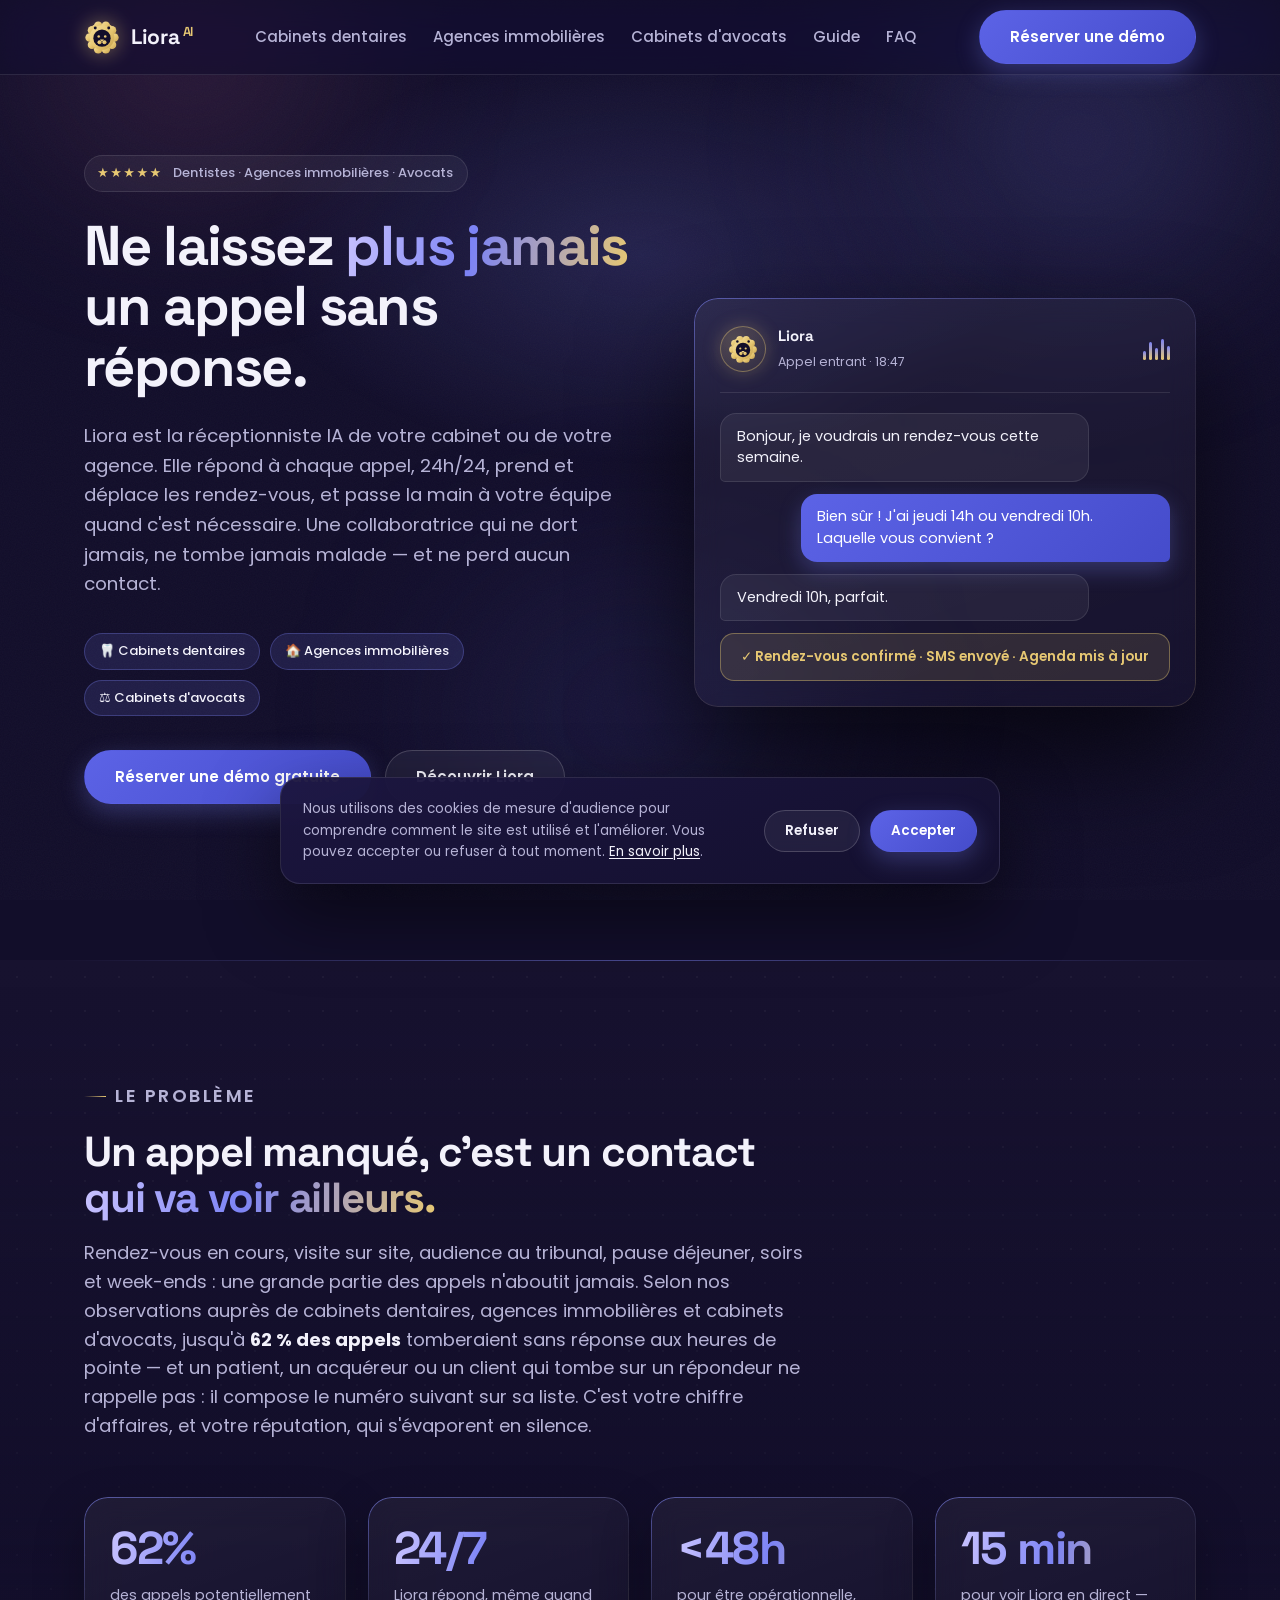
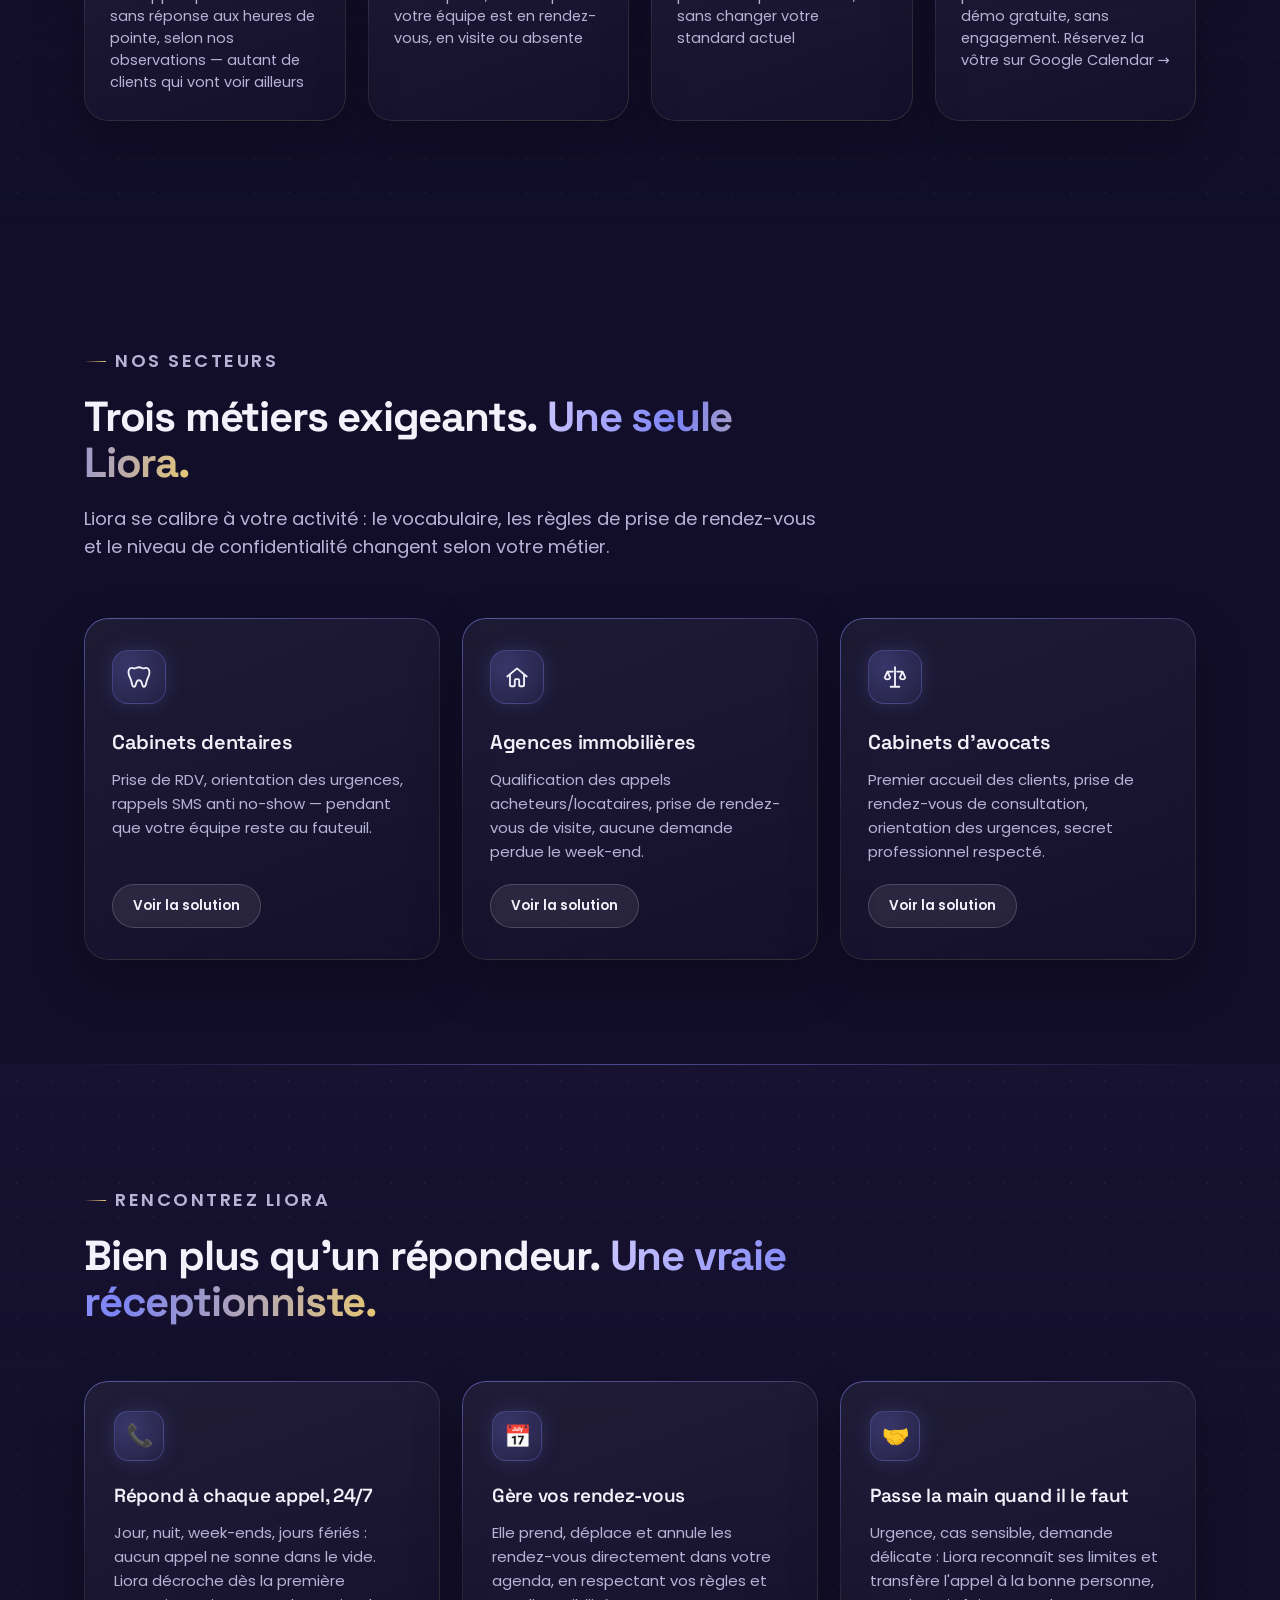
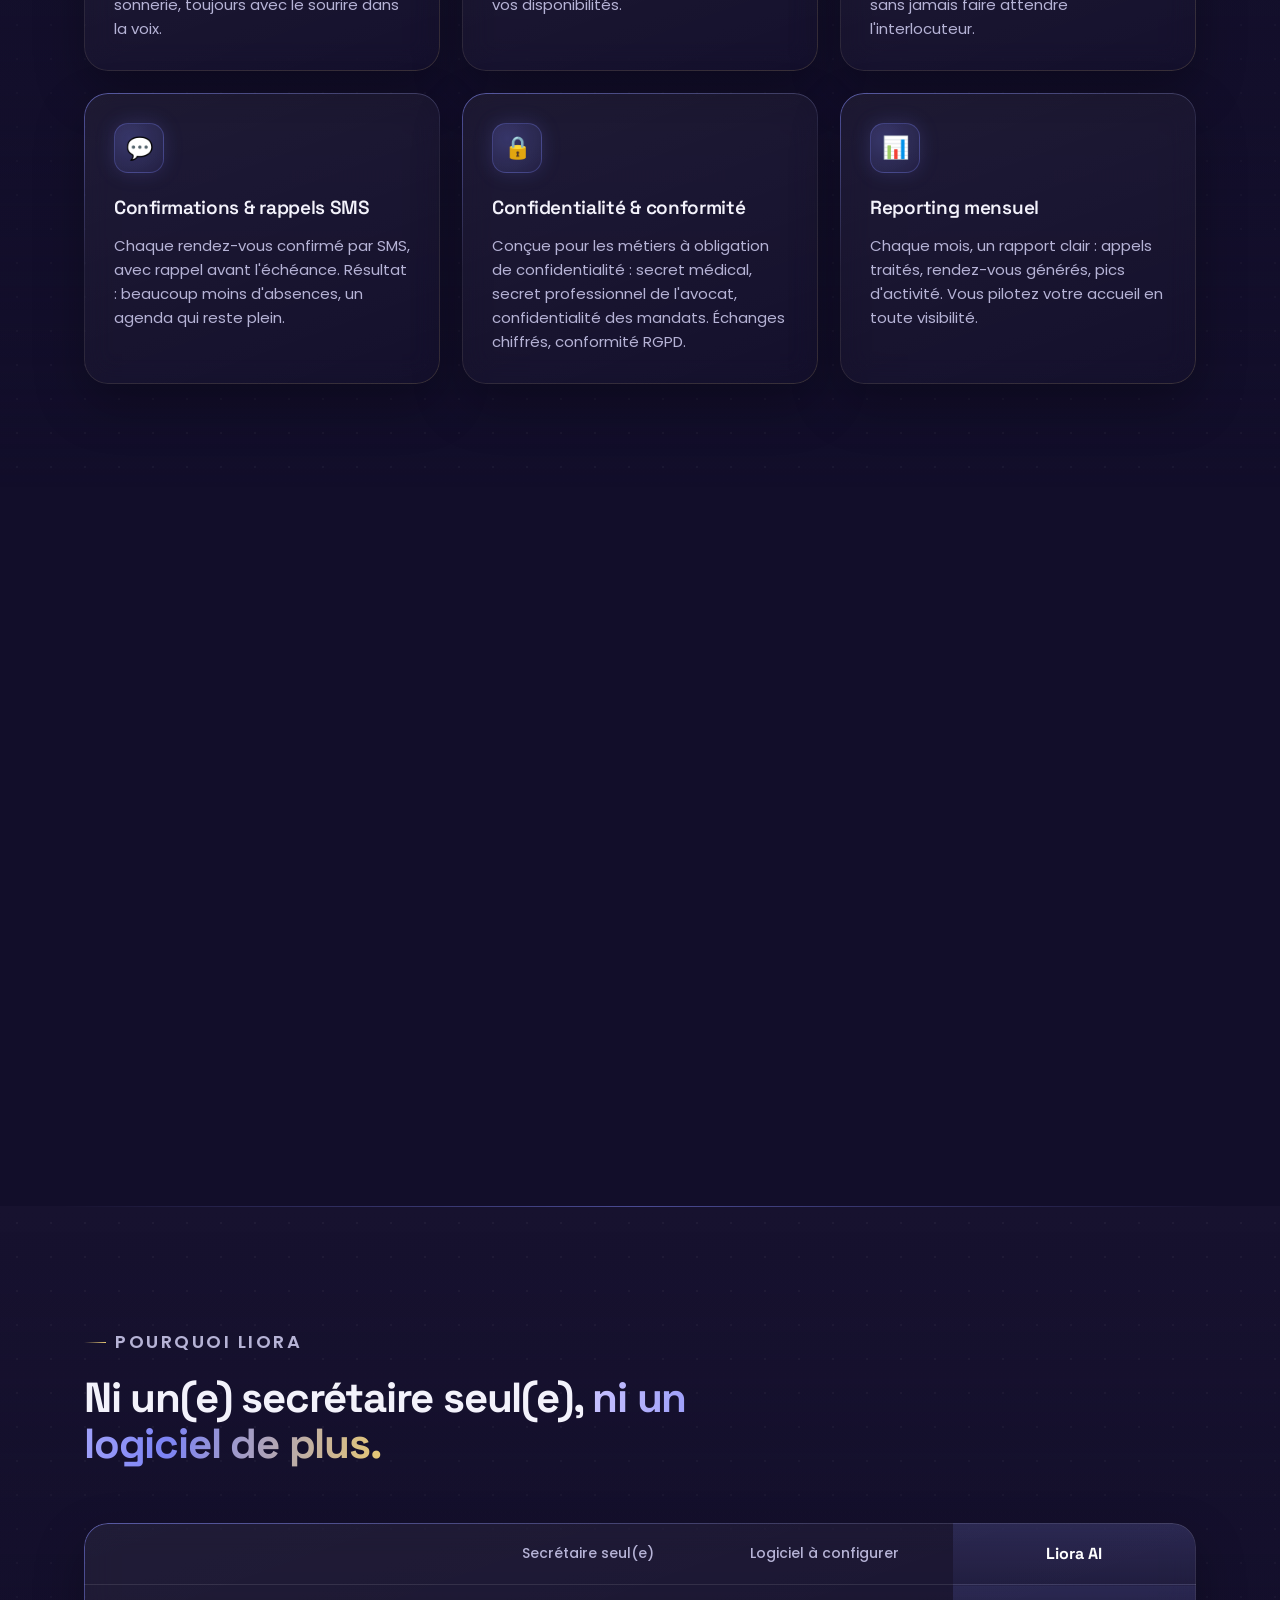
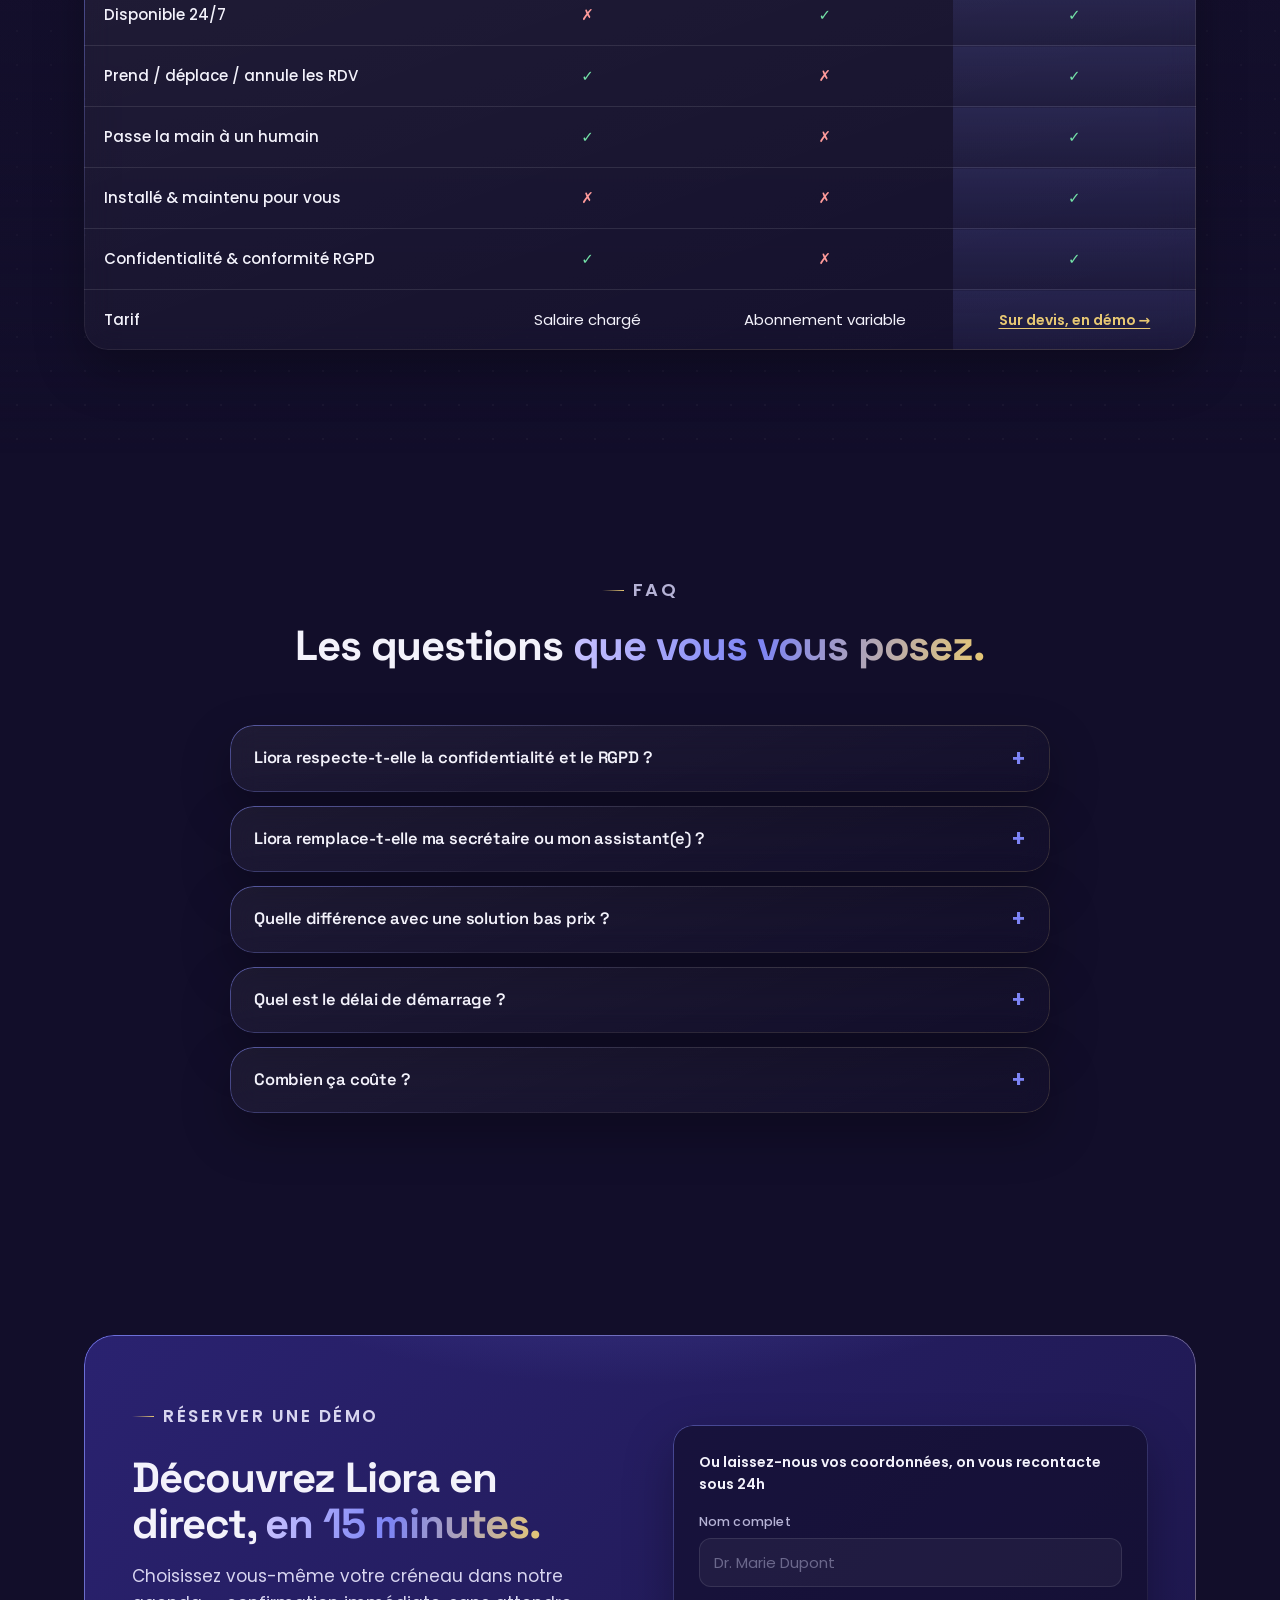
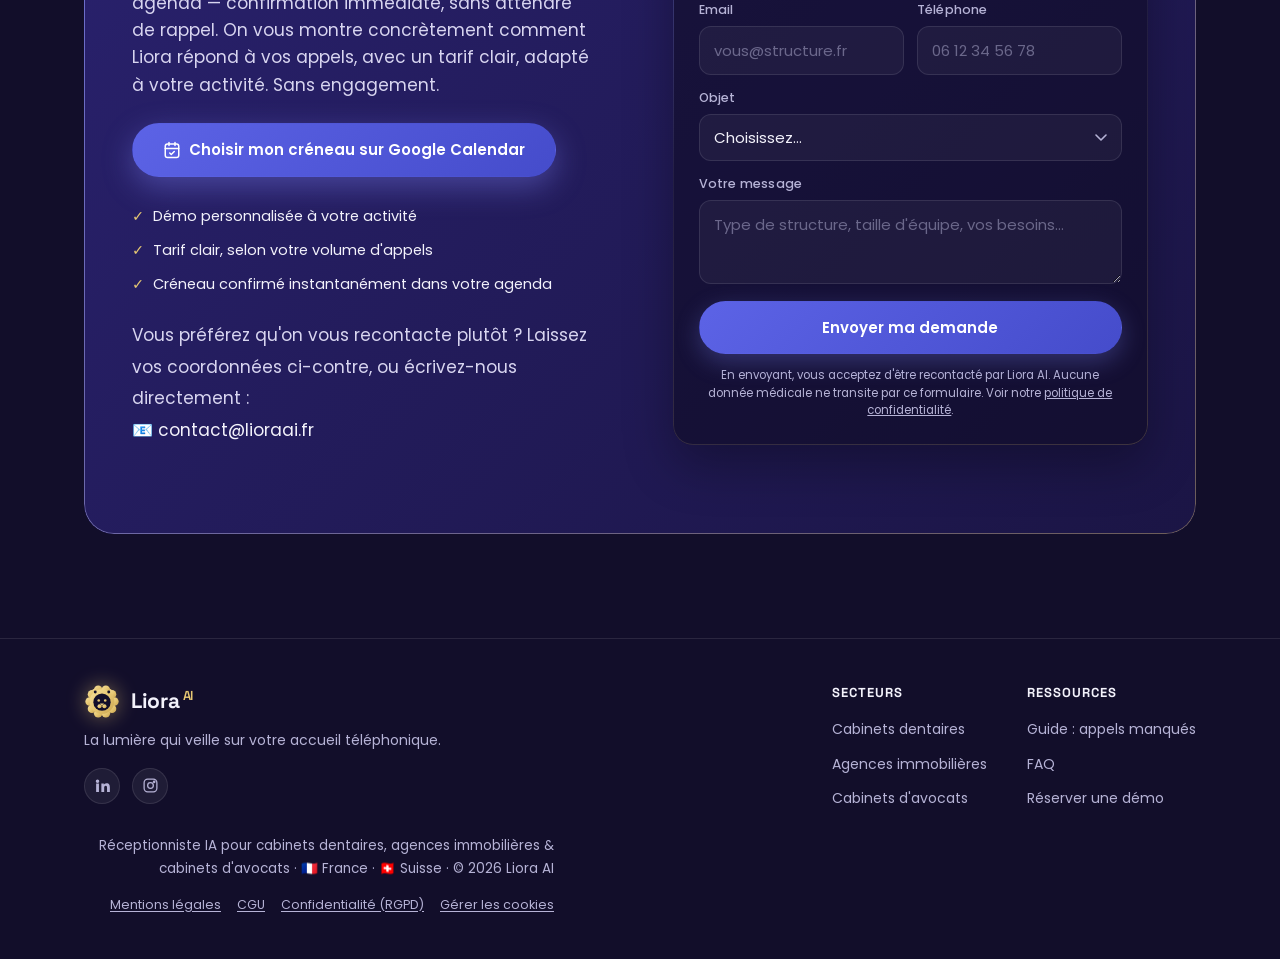
<file: index.html>
<!DOCTYPE html>
<html lang="fr">
<head>
<meta charset="UTF-8" />
<meta name="viewport" content="width=device-width, initial-scale=1.0" />
<title>Liora AI — La réceptionniste IA qui ne dort jamais</title>
<meta name="description" content="Réceptionniste téléphonique IA pour cabinets dentaires, agences immobilières et cabinets d'avocats. Répond 24h/24, aucun appel sans réponse. France & Suisse." />
<meta name="robots" content="index, follow, max-image-preview:large, max-snippet:-1, max-video-preview:-1" />

<!-- Open Graph -->
<meta property="og:type" content="website" />
<meta property="og:title" content="Liora AI — La réceptionniste IA qui ne dort jamais" />
<meta property="og:description" content="La réceptionniste téléphonique IA des cabinets dentaires, agences immobilières et cabinets d'avocats. Répond 24h/24, prend les rendez-vous et ne laisse plus jamais un appel sans réponse." />
<meta property="og:image" content="https://lioraai.fr/og-image.png" />
<meta property="og:image:type" content="image/png" />
<meta property="og:image:width" content="1200" />
<meta property="og:image:height" content="630" />
<meta property="og:image:alt" content="Liora AI — Réceptionniste IA pour cabinets dentaires, agences immobilières et cabinets d'avocats" />
<meta property="og:site_name" content="Liora AI" />
<meta property="og:url" content="https://lioraai.fr/" />
<meta property="og:locale" content="fr_FR" />
<meta property="og:locale:alternate" content="fr_CH" />

<!-- Twitter Card -->
<meta name="twitter:card" content="summary_large_image" />
<meta name="twitter:title" content="Liora AI — La réceptionniste IA qui ne dort jamais" />
<meta name="twitter:description" content="Réceptionniste téléphonique IA pour cabinets dentaires, agences immobilières et cabinets d'avocats. Répond 24h/24, prend les rendez-vous." />
<meta name="twitter:image" content="https://lioraai.fr/og-image.png" />

<!-- Canonical + hreflang (rendus dynamiques par domaine via le script en bas) -->
<link rel="canonical" href="https://lioraai.fr/" />
<link rel="alternate" hreflang="fr-FR" href="https://lioraai.fr/" />
<link rel="alternate" hreflang="fr-CH" href="https://lioraai.ch/" />
<link rel="alternate" hreflang="x-default" href="https://lioraai.fr/" />

<meta name="theme-color" content="#171232" />

<link rel="icon" type="image/svg+xml" href="favicon.svg" />
<link rel="apple-touch-icon" sizes="180x180" href="apple-touch-icon.png" />

<!-- Données structurées (SEO) -->
<script type="application/ld+json">
{
  "@context": "https://schema.org",
  "@graph": [
    {
      "@type": "Organization",
      "@id": "https://lioraai.fr/#organization",
      "name": "Liora AI",
      "url": "https://lioraai.fr/",
      "logo": "https://lioraai.fr/og-image.png",
      "email": "contact@lioraai.fr",
      "description": "Réceptionniste téléphonique IA pour cabinets dentaires, agences immobilières et cabinets d'avocats.",
      "areaServed": ["FR", "CH"]
    },
    {
      "@type": "WebSite",
      "@id": "https://lioraai.fr/#website",
      "url": "https://lioraai.fr/",
      "name": "Liora AI",
      "inLanguage": "fr",
      "publisher": { "@id": "https://lioraai.fr/#organization" }
    },
    {
      "@type": "Service",
      "name": "Réceptionniste téléphonique IA",
      "serviceType": "Standard téléphonique externalisé par IA",
      "provider": { "@id": "https://lioraai.fr/#organization" },
      "areaServed": ["FR", "CH"],
      "audience": [
        { "@type": "Audience", "audienceType": "Cabinets dentaires" },
        { "@type": "Audience", "audienceType": "Agences immobilières" },
        { "@type": "Audience", "audienceType": "Cabinets d'avocats" }
      ],
      "description": "Liora répond aux appels 24h/24, prend et déplace les rendez-vous, envoie les confirmations et rappels par SMS, et transfère à un humain si nécessaire — dans le respect de la confidentialité professionnelle."
    },
    {
      "@type": "HowTo",
      "@id": "https://lioraai.fr/#howto",
      "name": "Comment mettre en place Liora AI dans votre cabinet ou agence",
      "description": "Liora est opérationnelle en moins de 48h, sans changer votre installation téléphonique actuelle, puis calibrée pendant 30 jours pour parler comme votre structure.",
      "totalTime": "P30D",
      "step": [
        {
          "@type": "HowToStep",
          "position": 1,
          "name": "Installation clé en main",
          "text": "On connecte Liora à votre ligne et à votre agenda, sans changer votre installation. Vous n'avez rien à configurer."
        },
        {
          "@type": "HowToStep",
          "position": 2,
          "name": "Calibrage 30 jours",
          "text": "On affine sa voix, ses réponses et vos règles de prise de rendez-vous pour qu'elle parle exactement comme votre structure."
        },
        {
          "@type": "HowToStep",
          "position": 3,
          "name": "Elle accueille, vous vous concentrez sur votre métier",
          "text": "Liora prend le standard en charge. Votre équipe se consacre à ses patients, ses clients ou ses dossiers — plus au téléphone."
        }
      ]
    },
    {
      "@type": "FAQPage",
      "@id": "https://lioraai.fr/#faq",
      "mainEntity": [
        {
          "@type": "Question",
          "name": "Liora respecte-t-elle la confidentialité et le RGPD ?",
          "acceptedAnswer": {
            "@type": "Answer",
            "text": "Oui, c'est un prérequis. Les échanges sont chiffrés, aucune donnée n'est stockée inutilement, et le traitement respecte le RGPD. Liora s'adapte aux obligations de confidentialité de votre métier — secret médical, secret professionnel de l'avocat ou confidentialité des mandats immobiliers — et se limite à la prise de rendez-vous et à l'orientation des appels."
          }
        },
        {
          "@type": "Question",
          "name": "Liora remplace-t-elle ma secrétaire ou mon assistant(e) ?",
          "acceptedAnswer": {
            "@type": "Answer",
            "text": "Non — elle la/le libère. Liora absorbe les appels que votre équipe ne peut pas prendre (lignes saturées, rendez-vous en cours, soirs et week-ends) et les tâches répétitives. Votre équipe se concentre sur l'accueil et les demandes complexes, vers lesquelles Liora sait escalader."
          }
        },
        {
          "@type": "Question",
          "name": "Quelle différence avec une solution bas prix ?",
          "acceptedAnswer": {
            "@type": "Answer",
            "text": "Les solutions bas prix sont des outils que vous devez configurer et maintenir vous-même. Liora est un service clé en main : on l'installe, on la calibre pendant 30 jours pour qu'elle parle comme votre structure, et on assure la maintenance. Vous n'avez rien à gérer."
          }
        },
        {
          "@type": "Question",
          "name": "Quel est le délai de démarrage ?",
          "acceptedAnswer": {
            "@type": "Answer",
            "text": "Liora est opérationnelle en moins de 48h, sans changer votre installation téléphonique actuelle. Suit ensuite une période de calibrage de 30 jours pour affiner ses réponses à votre activité."
          }
        },
        {
          "@type": "Question",
          "name": "Combien ça coûte ?",
          "acceptedAnswer": {
            "@type": "Answer",
            "text": "Le tarif dépend de votre volume d'appels et de la taille de votre équipe. Le plus simple est d'en discuter lors d'une démo gratuite de 15 minutes, sans engagement, où l'on vous donne un prix clair et adapté à votre activité."
          }
        }
      ]
    }
  ]
}
</script>

<link rel="preconnect" href="https://fonts.googleapis.com" />
<link rel="preconnect" href="https://fonts.gstatic.com" crossorigin />
<link href="https://fonts.googleapis.com/css2?family=Poppins:wght@400;500;600;700;800&family=Space+Grotesk:wght@500;600;700&display=swap" rel="stylesheet" />

<style>
  /* ============================================================
     DESIGN TOKENS
     ============================================================ */
  :root {
    --bg:      #120e2a;
    --bg2:     #17122f;
    --card:    #221b4d;
    --line:    rgba(255, 255, 255, .10);
    --indigo:  #7c83f5;
    --indigo2: #6a72ef;
    --gold:    #e7c873;
    --ink:     #f3f2fb;
    --muted:   #b6b3d6;
    --green:   #74e3a8;
    --red:     #ff9b9b;

    --container: 1160px;
    --pad: 24px;
    --section-y: 104px;

    --r-pill: 50px;
    --r-card: 24px;
    --r-hero: 28px;
    --r-cta: 30px;
    --r-faq: 18px;

    --display: 'Space Grotesk', 'Poppins', sans-serif;
    --body: 'Poppins', system-ui, -apple-system, sans-serif;

    --shadow-btn: 0 14px 40px rgba(124, 131, 245, .45);
    --shadow-hero: 0 50px 110px rgba(0, 0, 0, .6);
    --grad-text: linear-gradient(100deg, #c9c3ff 0%, #7c83f5 45%, #e7c873 100%);
    /* Deepened vs. the original #8b91ff→#6a72ef: that pair gave white button text
       ~3.3:1 contrast (fails WCAG AA 4.5:1). This stays >=4.7:1 end-to-end. */
    --grad-accent: linear-gradient(135deg, #5c63e6, #454ccb);
  }

  /* ============================================================
     RESET & BASE
     ============================================================ */
  *, *::before, *::after { box-sizing: border-box; margin: 0; padding: 0; }
  html { scroll-behavior: smooth; }

  body {
    font-family: var(--body);
    color: var(--ink);
    background-color: var(--bg);
    font-size: 16px;
    line-height: 1.6;
    -webkit-font-smoothing: antialiased;
    text-rendering: optimizeLegibility;
    overflow-x: hidden;      /* fallback anciens navigateurs */
    overflow-x: clip;        /* clippe le débordement horizontal sans créer de conteneur de scroll */
    position: relative;
  }

  /* Animated ambient light orbs (clipped to viewport to avoid horizontal overflow) */
  .orb-field { position: fixed; inset: 0; z-index: -3; overflow: hidden; pointer-events: none; }
  .orb { position: absolute; border-radius: 50%; filter: blur(90px); pointer-events: none; will-change: transform; }
  .orb-1 { top: -180px; left: -120px; width: 620px; height: 480px; background: radial-gradient(closest-side, rgba(233,120,170,.22), transparent 70%); animation: drift1 22s ease-in-out infinite alternate; }
  .orb-2 { top: -140px; right: -160px; width: 720px; height: 560px; background: radial-gradient(closest-side, rgba(124,131,245,.30), transparent 70%); animation: drift2 26s ease-in-out infinite alternate; }
  .orb-3 { top: 48%; left: 50%; width: 760px; height: 560px; background: radial-gradient(closest-side, rgba(106,114,239,.16), transparent 70%); transform: translateX(-50%); animation: drift3 30s ease-in-out infinite alternate; }
  @keyframes drift1 { to { transform: translate(80px, 60px) scale(1.1); } }
  @keyframes drift2 { to { transform: translate(-70px, 50px) scale(1.08); } }
  @keyframes drift3 { to { transform: translate(-50%, -50px) scale(1.12); } }

  /* Fine grain texture overlay */
  body::after {
    content: ""; position: fixed; inset: 0; z-index: -1; pointer-events: none; opacity: .035;
    background-image: url("data:image/svg+xml,%3Csvg xmlns='http://www.w3.org/2000/svg' width='200' height='200'%3E%3Cfilter id='n'%3E%3CfeTurbulence type='fractalNoise' baseFrequency='0.85' numOctaves='3' stitchTiles='stitch'/%3E%3C/filter%3E%3Crect width='100%25' height='100%25' filter='url(%23n)'/%3E%3C/svg%3E");
  }

  a { color: inherit; text-decoration: none; }
  img, svg { display: block; max-width: 100%; }
  ul { list-style: none; }

  .container { width: 100%; max-width: var(--container); margin-inline: auto; padding-inline: var(--pad); }
  section { padding-block: var(--section-y); position: relative; }

  /* subtle dotted grid layer for alternating sections */
  .bg2 { background:
      radial-gradient(rgba(255,255,255,.04) 1px, transparent 1px) 0 0 / 34px 34px,
      linear-gradient(180deg, var(--bg2), var(--bg)); }
  .bg2::before {
    content: ""; position: absolute; inset: 0; pointer-events: none;
    background: linear-gradient(180deg, transparent, rgba(18,14,42,.7));
    -webkit-mask: linear-gradient(180deg, transparent, #000 35%, #000 65%, transparent);
            mask: linear-gradient(180deg, transparent, #000 35%, #000 65%, transparent);
  }
  .bg2 > .container { position: relative; }

  /* hairline gradient divider on top of sections */
  .divider-top::after {
    content: ""; position: absolute; top: 0; left: 50%; transform: translateX(-50%);
    width: min(1160px, 92vw); height: 1px;
    background: linear-gradient(90deg, transparent, rgba(124,131,245,.5), transparent);
  }

  .lavender { color: var(--indigo); }
  .gold { color: var(--gold); }
  .grad {
    background: var(--grad-text);
    -webkit-background-clip: text; background-clip: text; color: transparent;
  }

  .kicker {
    display: inline-flex; align-items: center; gap: 9px;
    font-size: 12px; font-weight: 600; text-transform: uppercase;
    letter-spacing: 2.5px; color: var(--gold); margin-bottom: 18px;
  }
  .kicker::before { content: ""; width: 22px; height: 1px; background: linear-gradient(90deg, transparent, var(--gold)); }

  h1, h2, h3 { font-family: var(--display); }
  h2 { font-size: 42px; font-weight: 700; letter-spacing: -1.2px; line-height: 1.1; }

  .section-head { max-width: 740px; margin-bottom: 56px; }
  .section-head p { color: var(--muted); margin-top: 18px; font-size: 18px; font-family: var(--body); }

  /* ============================================================
     ACCESSIBILITY: skip link + focus states
     ============================================================ */
  .skip-link {
    position: absolute; left: 12px; top: -60px; z-index: 1000;
    background: var(--ink); color: var(--bg); font-weight: 600; font-size: 14px;
    padding: 12px 18px; border-radius: 10px; transition: top .2s ease;
  }
  .skip-link:focus { top: 12px; }
  a:focus-visible, button:focus-visible, input:focus-visible, textarea:focus-visible, select:focus-visible, summary:focus-visible {
    outline: 2px solid var(--gold); outline-offset: 3px; border-radius: 4px;
  }

  /* ============================================================
     BUTTONS
     ============================================================ */
  .btn {
    display: inline-flex; align-items: center; justify-content: center; gap: 8px;
    font-family: var(--body); font-size: 15px; font-weight: 600;
    padding: 14px 30px; border-radius: var(--r-pill); border: 1px solid transparent;
    cursor: pointer; position: relative; overflow: hidden;
    transition: transform .2s ease, box-shadow .25s ease, background .2s ease, border-color .2s ease;
    white-space: nowrap;
  }
  .btn-primary { background: var(--grad-accent); color: #fff; box-shadow: 0 8px 24px rgba(124,131,245,.3); }
  .btn-primary::after {
    content: ""; position: absolute; top: 0; left: -120%; width: 70%; height: 100%;
    background: linear-gradient(100deg, transparent, rgba(255,255,255,.35), transparent);
    transform: skewX(-18deg); transition: left .6s ease;
  }
  .btn-primary:hover { transform: translateY(-2px); box-shadow: var(--shadow-btn); }
  .btn-primary:hover::after { left: 130%; }
  .btn-ghost { background: rgba(255,255,255,.06); border-color: rgba(255,255,255,.18); color: var(--ink); backdrop-filter: blur(6px); }
  .btn-ghost:hover { background: rgba(255,255,255,.12); transform: translateY(-2px); border-color: rgba(124,131,245,.45); }

  /* ============================================================
     GLASS CARD w/ gradient hairline border
     ============================================================ */
  .glass {
    position: relative;
    background: linear-gradient(160deg, rgba(255,255,255,.055), rgba(255,255,255,.012));
    backdrop-filter: blur(14px); -webkit-backdrop-filter: blur(14px);
    border-radius: var(--r-card);
    box-shadow: inset 0 1px 0 rgba(255,255,255,.06), 0 20px 50px rgba(0,0,0,.28);
  }
  .glass::before {
    content: ""; position: absolute; inset: 0; border-radius: inherit; padding: 1px;
    background: linear-gradient(160deg, rgba(124,131,245,.55), rgba(255,255,255,.06) 42%, rgba(231,200,115,.18));
    -webkit-mask: linear-gradient(#000 0 0) content-box, linear-gradient(#000 0 0);
            mask: linear-gradient(#000 0 0) content-box, linear-gradient(#000 0 0);
    -webkit-mask-composite: xor; mask-composite: exclude; pointer-events: none;
  }

  /* ============================================================
     NAV
     ============================================================ */
  .nav {
    position: sticky; top: 0; z-index: 100;
    background: rgba(18, 14, 42, .65);
    backdrop-filter: saturate(160%) blur(16px); -webkit-backdrop-filter: saturate(160%) blur(16px);
    border-bottom: 1px solid var(--line);
  }
  .nav-inner { display: flex; align-items: center; justify-content: space-between; height: 74px; }
  .brand { display: flex; align-items: center; gap: 11px; }
  .brand .logo { width: 36px; height: 36px; flex-shrink: 0; filter: drop-shadow(0 0 10px rgba(231,200,115,.45)); }
  .brand .wordmark { font-family: var(--display); font-weight: 700; font-size: 21px; letter-spacing: -.3px; }
  .brand .wordmark .ai { color: var(--gold); font-size: 13px; margin-left: 3px; vertical-align: super; font-weight: 600; }
  .nav-right { display: flex; align-items: center; gap: 14px; }
  .nav-links { display: flex; gap: 26px; }
  .nav-links a { color: var(--muted); font-weight: 500; font-size: 15px; transition: color .2s; position: relative; }
  .nav-links a::after { content: ""; position: absolute; left: 0; bottom: -6px; width: 0; height: 2px; background: var(--grad-accent); border-radius: 2px; transition: width .25s ease; }
  .nav-links a:hover { color: #fff; }
  .nav-links a:hover::after { width: 100%; }
  .nav-toggle {
    display: none; width: 40px; height: 40px; border-radius: 10px; flex-shrink: 0;
    background: rgba(255,255,255,.06); border: 1px solid var(--line);
    flex-direction: column; align-items: center; justify-content: center; gap: 5px; cursor: pointer;
  }
  .nav-toggle span { width: 18px; height: 2px; background: var(--ink); border-radius: 2px; }

  /* ============================================================
     HERO
     ============================================================ */
  .hero { padding-top: 80px; padding-bottom: 110px; }
  .hero::before {
    content: ""; position: absolute; top: -120px; left: 50%; transform: translateX(-50%);
    width: min(1100px, 100%); height: 600px; z-index: -2; pointer-events: none;
    background: radial-gradient(closest-side, rgba(124,131,245,.18), transparent 70%);
  }
  .hero-grid { display: grid; grid-template-columns: 1.05fr .95fr; gap: 56px; align-items: center; }

  .pill-badge {
    display: inline-flex; align-items: center; gap: 10px;
    font-size: 13px; color: var(--muted); font-weight: 500;
    padding: 7px 14px 7px 12px; border-radius: var(--r-pill);
    background: rgba(255,255,255,.05); border: 1px solid var(--line); margin-bottom: 24px;
  }
  .pill-badge .s { color: var(--gold); letter-spacing: 1.5px; font-size: 13px; }

  .hero h1 {
    font-size: 56px; font-weight: 700; letter-spacing: -1.6px; line-height: 1.08; margin-bottom: 24px;
  }
  .hero p.lead { color: var(--muted); font-size: 18.5px; max-width: 560px; margin-bottom: 34px; }
  .hero-verticals { display: flex; gap: 10px; flex-wrap: wrap; margin-bottom: 34px; }
  .hero-verticals span {
    font-size: 13px; font-weight: 500; color: var(--ink); padding: 7px 14px; border-radius: var(--r-pill);
    background: rgba(124,131,245,.14); border: 1px solid rgba(124,131,245,.3);
  }
  .hero-cta { display: flex; gap: 14px; flex-wrap: wrap; align-items: center; }
  .hero-trust { margin-top: 24px; font-size: 13.5px; color: var(--muted); display: flex; align-items: center; gap: 8px; }
  .hero-trust .dot { width: 6px; height: 6px; border-radius: 50%; background: var(--green); box-shadow: 0 0 10px var(--green); }

  /* Hero call-simulation card */
  .call-card { padding: 26px; box-shadow: var(--shadow-hero); }
  .call-head { display: flex; align-items: center; gap: 12px; padding-bottom: 18px; border-bottom: 1px solid var(--line); margin-bottom: 20px; }
  .call-avatar {
    width: 46px; height: 46px; border-radius: 50%;
    background: radial-gradient(circle at 30% 30%, rgba(231,200,115,.22), rgba(231,200,115,.06));
    border: 1px solid rgba(231,200,115,.4); display: grid; place-items: center; flex-shrink: 0;
    box-shadow: 0 0 18px rgba(231,200,115,.25);
  }
  .call-avatar svg { width: 30px; height: 30px; }
  .call-head .meta strong { display: block; font-size: 15px; font-weight: 700; font-family: var(--display); }
  .call-head .meta span { font-size: 12.5px; color: var(--muted); }
  /* animated equalizer */
  .eq { margin-left: auto; display: flex; align-items: flex-end; gap: 3px; height: 22px; }
  .eq span { width: 3px; background: linear-gradient(180deg, var(--indigo), var(--gold)); border-radius: 2px; animation: eq 1.1s ease-in-out infinite; }
  .eq span:nth-child(1){ animation-delay: 0s; height: 40%; }
  .eq span:nth-child(2){ animation-delay: .2s; height: 80%; }
  .eq span:nth-child(3){ animation-delay: .4s; height: 55%; }
  .eq span:nth-child(4){ animation-delay: .1s; height: 95%; }
  .eq span:nth-child(5){ animation-delay: .3s; height: 65%; }
  @keyframes eq { 0%,100%{ transform: scaleY(.4);} 50%{ transform: scaleY(1);} }

  .bubble {
    max-width: 82%; padding: 12px 16px; border-radius: 16px; font-size: 14.5px; line-height: 1.5;
    margin-bottom: 12px; opacity: 0; transform: translateY(8px); animation: bubbleIn .5s ease forwards;
  }
  @keyframes bubbleIn { to { opacity: 1; transform: translateY(0); } }
  .bubble.in { background: rgba(255,255,255,.06); border: 1px solid var(--line); border-bottom-left-radius: 5px; }
  .bubble.out { background: var(--grad-accent); color: #fff; margin-left: auto; border-bottom-right-radius: 5px; box-shadow: 0 8px 22px rgba(124,131,245,.3); }
  .bubble:nth-of-type(1){ animation-delay: .3s; }
  .bubble:nth-of-type(2){ animation-delay: 1.2s; }
  .bubble:nth-of-type(3){ animation-delay: 2.1s; }
  .call-confirm {
    margin-top: 6px; background: rgba(231,200,115,.12); border: 1px solid rgba(231,200,115,.4);
    color: var(--gold); border-radius: 14px; padding: 12px 16px; font-size: 13.5px; font-weight: 600;
    text-align: center; opacity: 0; animation: bubbleIn .5s ease 3s forwards;
  }

  /* ============================================================
     STATS
     ============================================================ */
  .stats { display: grid; grid-template-columns: repeat(4, 1fr); gap: 22px; margin-top: 12px; }
  .stat { padding: 28px 26px; display: block; }
  .stat .num { font-family: var(--display); font-size: 46px; font-weight: 700; letter-spacing: -1.5px; line-height: 1; margin-bottom: 14px;
    background: var(--grad-text); -webkit-background-clip: text; background-clip: text; color: transparent; }
  .stat .label { color: var(--muted); font-size: 14.5px; line-height: 1.5; }
  .stat-cta { transition: transform .25s ease, border-color .25s ease; cursor: pointer; }
  .stat-cta:hover { transform: translateY(-5px); }
  .stat-cta:hover .label { color: var(--ink); }
  .stat-cta .label { transition: color .2s ease; }

  /* ============================================================
     VERTICALS (3 audiences)
     ============================================================ */
  .grid-3-verticals { display: grid; grid-template-columns: repeat(3, 1fr); gap: 22px; }
  .vertical-card {
    --mx: 50%; --my: 50%;
    padding: 32px 28px; display: flex; flex-direction: column; position: relative;
    transform-style: preserve-3d; perspective: 900px;
    transition: transform .35s cubic-bezier(.2,.8,.2,1), box-shadow .35s ease;
    will-change: transform;
  }
  /* Cursor-tracked spotlight glow (JS sets --mx/--my on mousemove) */
  .vertical-card::after {
    content: ""; position: absolute; inset: 0; border-radius: inherit; pointer-events: none; z-index: 0;
    background: radial-gradient(360px circle at var(--mx) var(--my), rgba(124,131,245,.22), transparent 62%);
    opacity: 0; transition: opacity .4s ease;
  }
  .vertical-card:hover::after { opacity: 1; }
  .vertical-card:hover { transform: translateY(-6px); box-shadow: 0 26px 60px rgba(0,0,0,.35); }
  .vertical-card > * { position: relative; z-index: 1; }
  .vertical-card .icon {
    width: 54px; height: 54px; border-radius: 16px; display: grid; place-items: center; margin-bottom: 22px;
    background: radial-gradient(circle at 30% 30%, rgba(124,131,245,.28), rgba(124,131,245,.08));
    border: 1px solid rgba(124,131,245,.3); box-shadow: 0 0 20px rgba(124,131,245,.18);
    position: relative; transition: transform .45s cubic-bezier(.34,1.56,.64,1);
  }
  /* Spinning gradient ring behind the icon, revealed on hover */
  .vertical-card .icon::before {
    content: ""; position: absolute; inset: -5px; border-radius: 19px; padding: 2px;
    background: conic-gradient(from 0deg, transparent, var(--indigo) 25%, var(--gold) 55%, transparent 82%);
    -webkit-mask: linear-gradient(#000 0 0) content-box, linear-gradient(#000 0 0);
            mask: linear-gradient(#000 0 0) content-box, linear-gradient(#000 0 0);
    -webkit-mask-composite: xor; mask-composite: exclude;
    opacity: 0; transition: opacity .3s ease; pointer-events: none;
  }
  .vertical-card:hover .icon { transform: scale(1.1) rotate(-6deg); }
  .vertical-card:hover .icon::before { opacity: 1; animation: spin-ring 2.6s linear infinite; }
  .vertical-card .icon svg { width: 26px; height: 26px; transition: transform .4s ease; }
  .vertical-card:hover .icon svg { transform: scale(1.08); }
  .vertical-card h3 { font-size: 20px; font-weight: 600; margin-bottom: 10px; letter-spacing: -.3px; }
  .vertical-card p { color: var(--muted); font-size: 15px; margin-bottom: 20px; flex: 1; }
  .vertical-card .btn-ghost { align-self: flex-start; padding: 10px 20px; font-size: 13.5px; }
  @keyframes spin-ring { to { transform: rotate(360deg); } }
  .vertical-card[data-reveal] { transform: translateY(28px) scale(.94); }
  .vertical-card[data-reveal].in { transform: none; }

  /* ============================================================
     FEATURE CARDS
     ============================================================ */
  .grid-3 { display: grid; grid-template-columns: repeat(3, 1fr); gap: 22px; }
  .card { padding: 30px; transition: transform .28s ease; }
  .card:hover { transform: translateY(-6px); }
  .card:hover::before { background: linear-gradient(160deg, rgba(124,131,245,.85), rgba(255,255,255,.08) 45%, rgba(231,200,115,.3)); }
  .card .icon {
    width: 50px; height: 50px; border-radius: 14px; display: grid; place-items: center; font-size: 22px; margin-bottom: 20px;
    background: radial-gradient(circle at 30% 30%, rgba(124,131,245,.28), rgba(124,131,245,.08));
    border: 1px solid rgba(124,131,245,.3); box-shadow: 0 0 20px rgba(124,131,245,.18);
  }
  .card h3 { font-size: 19px; font-weight: 600; margin-bottom: 10px; letter-spacing: -.3px; }
  .card p { color: var(--muted); font-size: 15px; }

  /* ============================================================
     STEPS
     ============================================================ */
  .steps { display: grid; grid-template-columns: repeat(3, 1fr); gap: 22px; }
  .step { padding: 32px 30px; transition: transform .28s ease; }
  .step:hover { transform: translateY(-6px); }
  .step .n {
    font-family: var(--display); font-size: 48px; font-weight: 700; letter-spacing: -1.5px; line-height: 1; margin-bottom: 18px;
    background: var(--grad-text); -webkit-background-clip: text; background-clip: text; color: transparent;
  }
  .step h3 { font-size: 19px; font-weight: 600; margin-bottom: 10px; letter-spacing: -.3px; }
  .step p { color: var(--muted); font-size: 15px; }

  /* ============================================================
     COMPARISON TABLE
     ============================================================ */
  .table-wrap { overflow-x: auto; border-radius: var(--r-card); position: relative; }
  table.compare { width: 100%; border-collapse: collapse; min-width: 680px; overflow: hidden; border-radius: var(--r-card); }
  table.compare th, table.compare td { padding: 18px 20px; text-align: center; border-bottom: 1px solid var(--line); font-size: 15px; }
  table.compare thead th { font-weight: 500; color: var(--muted); font-size: 14px; }
  table.compare tbody th { font-weight: 500; color: var(--ink); text-align: left; }
  table.compare .col-liora { background: linear-gradient(180deg, rgba(124,131,245,.16), rgba(124,131,245,.07)); }
  table.compare thead .col-liora { font-family: var(--display); color: #fff; font-weight: 700; font-size: 16px; border-top-right-radius: var(--r-card); }
  table.compare tbody tr:last-child th, table.compare tbody tr:last-child td { border-bottom: none; }
  table.compare tbody tr:last-child .col-liora { border-bottom-right-radius: var(--r-card); }
  .yes { color: var(--green); font-weight: 700; }
  .no { color: var(--red); font-weight: 700; }
  .cell-note { color: var(--gold); font-weight: 600; font-size: 14px; }

  /* ============================================================
     FAQ
     ============================================================ */
  .faq { max-width: 820px; margin-inline: auto; }
  details { margin-bottom: 14px; overflow: hidden; }
  details[open]::before { background: linear-gradient(160deg, rgba(124,131,245,.7), rgba(255,255,255,.06) 45%, rgba(231,200,115,.25)); }
  summary {
    list-style: none; cursor: pointer; padding: 20px 24px; font-weight: 600; font-size: 16.5px;
    font-family: var(--display); letter-spacing: -.2px;
    display: flex; justify-content: space-between; align-items: center; gap: 16px;
  }
  summary::-webkit-details-marker { display: none; }
  summary .chev { color: var(--indigo); transition: transform .25s ease; flex-shrink: 0; font-size: 22px; line-height: 1; font-family: var(--body); }
  details[open] summary .chev { transform: rotate(45deg); }
  details .answer { padding: 0 24px 22px; color: var(--muted); font-size: 15.5px; }

  /* ============================================================
     FINAL CTA
     ============================================================ */
  .cta-band {
    position: relative; border-radius: var(--r-cta); padding: 64px 48px; text-align: center; overflow: hidden;
    background:
      radial-gradient(700px 300px at 50% -20%, rgba(124,131,245,.35), transparent 70%),
      linear-gradient(135deg, #2a2270, #1b1545);
  }
  .cta-band::before {
    content: ""; position: absolute; inset: 0; border-radius: inherit; padding: 1px;
    background: linear-gradient(135deg, rgba(124,131,245,.8), rgba(231,200,115,.4));
    -webkit-mask: linear-gradient(#000 0 0) content-box, linear-gradient(#000 0 0);
            mask: linear-gradient(#000 0 0) content-box, linear-gradient(#000 0 0);
    -webkit-mask-composite: xor; mask-composite: exclude; pointer-events: none;
  }
  .cta-band { text-align: left; }
  .cta-band h2 { margin-bottom: 16px; }
  .cta-grid { display: grid; grid-template-columns: 1.02fr .98fr; gap: 46px; align-items: center; }
  .cta-copy > p { color: #d8d5f0; font-size: 17px; max-width: 460px; margin-bottom: 24px; }
  .btn-calendar { margin-bottom: 28px; box-shadow: 0 10px 30px rgba(124,131,245,.4); }
  .btn-calendar svg { flex-shrink: 0; }
  .btn-calendar:hover { box-shadow: 0 14px 40px rgba(231,200,115,.35), var(--shadow-btn); }
  .form-heading { color: var(--ink); font-size: 14px; font-weight: 600; margin-bottom: 4px; }
  .cta-points { display: grid; gap: 11px; margin-bottom: 24px; }
  .cta-points li { color: var(--ink); font-size: 14.5px; display: flex; gap: 9px; align-items: flex-start; }
  .cta-points li::before { content: "✓"; color: var(--gold); font-weight: 700; }
  .cta-direct { color: var(--muted); font-size: 14px; line-height: 1.85; }
  .cta-direct a { color: var(--ink); }
  .cta-direct a:hover { color: #fff; }

  .cta-form { position: relative; background: rgba(13, 10, 32, .55); border-radius: 20px; padding: 26px; display: grid; gap: 13px; box-shadow: 0 20px 50px rgba(0,0,0,.3); }
  .cta-form::before {
    content: ""; position: absolute; inset: 0; border-radius: inherit; padding: 1px;
    background: linear-gradient(160deg, rgba(124,131,245,.5), rgba(255,255,255,.06) 45%, rgba(231,200,115,.2));
    -webkit-mask: linear-gradient(#000 0 0) content-box, linear-gradient(#000 0 0);
            mask: linear-gradient(#000 0 0) content-box, linear-gradient(#000 0 0);
    -webkit-mask-composite: xor; mask-composite: exclude; pointer-events: none;
  }
  .field { display: grid; gap: 6px; }
  .field-row { display: grid; grid-template-columns: 1fr 1fr; gap: 13px; }
  .field label { font-size: 12.5px; color: var(--muted); font-weight: 500; letter-spacing: .2px; }
  .field input, .field select, .field textarea {
    width: 100%; font-family: var(--body); font-size: 15px; color: var(--ink);
    background: rgba(255,255,255,.045); border: 1px solid var(--line); border-radius: 12px;
    padding: 12px 14px; outline: none; transition: border-color .2s, box-shadow .2s;
  }
  .field textarea { resize: vertical; min-height: 84px; }
  .field input::placeholder, .field textarea::placeholder { color: rgba(182,179,214,.5); }
  .field input:focus, .field select:focus, .field textarea:focus { border-color: rgba(124,131,245,.7); box-shadow: 0 0 0 3px rgba(124,131,245,.16); }
  .field select {
    appearance: none; -webkit-appearance: none; cursor: pointer; padding-right: 36px;
    background-image: url("data:image/svg+xml,%3Csvg xmlns='http://www.w3.org/2000/svg' width='12' height='8' viewBox='0 0 12 8'%3E%3Cpath d='M1 1l5 5 5-5' stroke='%23b6b3d6' stroke-width='1.6' fill='none' stroke-linecap='round' stroke-linejoin='round'/%3E%3C/svg%3E");
    background-repeat: no-repeat; background-position: right 14px center;
  }
  .field select option { background: #1c1640; color: var(--ink); }
  .field.has-error input, .field.has-error textarea, .field.has-error select { border-color: var(--red); box-shadow: 0 0 0 3px rgba(255,155,155,.14); }
  .field-error { display: none; color: var(--red); font-size: 12px; margin-top: 2px; }
  .field.has-error .field-error { display: block; }
  .hp-field { position: absolute; left: -9999px; top: -9999px; width: 1px; height: 1px; overflow: hidden; }
  .cta-form .btn { width: 100%; margin-top: 4px; }
  .form-note { font-size: 11.5px; color: var(--muted); text-align: center; line-height: 1.5; }
  .form-success { display: none; color: var(--green); font-size: 14px; text-align: center; padding: 6px 4px 0; line-height: 1.5; }
  .cta-form.sent .form-success { display: block; }

  /* ============================================================
     COOKIE CONSENT BANNER
     ============================================================ */
  .cookie-banner {
    position: fixed; left: 16px; right: 16px; bottom: 16px; z-index: 200;
    max-width: 720px; margin-inline: auto; border-radius: 20px; padding: 20px 22px;
    background: linear-gradient(160deg, rgba(28,22,64,.96), rgba(20,16,46,.98));
    border: 1px solid var(--line); box-shadow: 0 30px 70px rgba(0,0,0,.5);
    display: flex; align-items: center; gap: 20px; flex-wrap: wrap;
  }
  .cookie-banner[hidden] { display: none; }
  .cookie-banner p { color: var(--muted); font-size: 13.5px; line-height: 1.6; margin: 0; flex: 1 1 320px; }
  .cookie-banner a { color: var(--ink); text-decoration: underline; text-underline-offset: 2px; }
  .cookie-banner-actions { display: flex; gap: 10px; flex-wrap: wrap; }
  .cookie-banner .btn { padding: 10px 20px; font-size: 13.5px; }

  /* ============================================================
     FOOTER
     ============================================================ */
  footer { border-top: 1px solid var(--line); padding-block: 44px; }
  .footer-inner { display: flex; justify-content: space-between; align-items: flex-start; gap: 24px; flex-wrap: wrap; }
  .footer-brand .tag { color: var(--muted); font-size: 14px; margin-top: 10px; }
  .footer-social { display: flex; gap: 12px; margin-top: 16px; }
  .footer-social a {
    width: 36px; height: 36px; border-radius: 50%; display: grid; place-items: center;
    background: rgba(255,255,255,.06); border: 1px solid var(--line); color: var(--muted); transition: color .2s, border-color .2s, transform .2s;
  }
  .footer-social a:hover { color: #fff; border-color: rgba(124,131,245,.5); transform: translateY(-2px); }
  .footer-social svg { width: 17px; height: 17px; }
  .footer-links { display: flex; gap: 40px; flex-wrap: wrap; }
  .footer-links h4 { font-size: 13px; color: var(--ink); text-transform: uppercase; letter-spacing: 1px; margin-bottom: 12px; font-family: var(--display); }
  .footer-links ul { display: grid; gap: 9px; }
  .footer-links a { color: var(--muted); font-size: 14px; }
  .footer-links a:hover { color: #fff; }
  .footer-meta { color: var(--muted); font-size: 13.5px; text-align: right; max-width: 470px; line-height: 1.7; }
  .footer-legal { display: flex; gap: 16px; flex-wrap: wrap; justify-content: flex-end; margin-top: 14px; }
  .footer-legal a, .footer-legal button {
    color: var(--muted); font-size: 12.5px; background: none; border: none; padding: 0; cursor: pointer;
    font-family: var(--body); text-decoration: underline; text-underline-offset: 2px;
  }
  .footer-legal a:hover, .footer-legal button:hover { color: #fff; }

  /* ============================================================
     SCROLL REVEAL
     ============================================================ */
  [data-reveal] { opacity: 0; transform: translateY(22px); transition: opacity .7s ease, transform .7s ease; }
  [data-reveal].in { opacity: 1; transform: none; }

  /* ============================================================
     RESPONSIVE
     ============================================================ */
  @media (max-width: 880px) {
    :root { --section-y: 70px; --pad: 16px; }
    .nav-right { gap: 8px; }
    .brand .wordmark { font-size: 18px; }
    .nav-right .btn-primary { padding: 10px 14px; font-size: 13px; }
    .nav-toggle { display: flex; }
    .nav-links {
      /* Solid opaque color, no backdrop-filter: nesting a blurred/translucent dropdown
         inside the already-blurred sticky .nav causes a compositing bug in some engines
         where the dropdown reads as ~15-20% opacity instead of the declared 98%, letting
         page content bleed through. A flat solid color sidesteps that entirely. */
      display: none; position: absolute; top: 74px; left: 0; right: 0; z-index: 99;
      background: #171233;
      flex-direction: column; gap: 2px; padding: 10px 24px 18px; border-bottom: 1px solid var(--line);
    }
    .nav-links.open { display: flex; }
    .nav-links a { padding: 13px 2px; border-bottom: 1px solid rgba(255,255,255,.06); }
    .hero-grid { grid-template-columns: 1fr; gap: 44px; }
    .hero h1 { font-size: 38px; letter-spacing: -1px; }
    .hero p.lead { font-size: 17px; }
    h2 { font-size: 29px; }
    .stats { grid-template-columns: repeat(2, 1fr); }
    .grid-3, .steps, .grid-3-verticals { grid-template-columns: 1fr; }
    table.compare th, table.compare td { padding: 12px 14px; font-size: 12.5px; }
    .cta-band { padding: 44px 24px; }
    .cta-grid { grid-template-columns: 1fr; gap: 32px; }
    .field-row { grid-template-columns: 1fr; }
    .footer-inner { flex-direction: column; }
    .footer-meta, .footer-legal { text-align: left; justify-content: flex-start; }
    .cookie-banner { flex-direction: column; align-items: stretch; left: 10px; right: 10px; bottom: 10px; padding: 18px; }
    .cookie-banner-actions .btn { flex: 1; }
  }

  @media (prefers-reduced-motion: reduce) {
    .orb, .eq span, .btn-primary::after { animation: none !important; }
    .bubble, .call-confirm { animation: none; opacity: 1; transform: none; }
    [data-reveal] { opacity: 1; transform: none; transition: none; }
    html { scroll-behavior: auto; }
  }
</style>
</head>
<body>

<a href="#top" class="skip-link">Aller au contenu principal</a>

<!-- Ambient animated light -->
<div class="orb-field" aria-hidden="true">
  <div class="orb orb-1"></div>
  <div class="orb orb-2"></div>
  <div class="orb orb-3"></div>
</div>

<!-- =========================================================
     LION LOGO — reusable SVG symbol (Atlas lion, geometric, gold)
     Placeholder — replace with the final generated brand logo.
     ========================================================= -->
<svg width="0" height="0" style="position:absolute" aria-hidden="true">
  <symbol id="lion" viewBox="0 0 64 64">
    <defs>
      <linearGradient id="goldgrad" x1="0" y1="0" x2="1" y2="1">
        <stop offset="0" stop-color="#f3dd9b" />
        <stop offset="0.5" stop-color="#e7c873" />
        <stop offset="1" stop-color="#c9a44f" />
      </linearGradient>
    </defs>
    <g fill="url(#goldgrad)">
      <!-- Ears -->
      <circle cx="20" cy="16" r="6" />
      <circle cx="44" cy="16" r="6" />
      <!-- Mane locks -->
      <circle cx="54.0" cy="33.0" r="7.6" />
      <circle cx="49.8" cy="45.9" r="7.6" />
      <circle cx="38.8" cy="53.9" r="7.6" />
      <circle cx="25.2" cy="53.9" r="7.6" />
      <circle cx="14.2" cy="45.9" r="7.6" />
      <circle cx="10.0" cy="33.0" r="7.6" />
      <circle cx="14.2" cy="20.1" r="7.6" />
      <circle cx="25.2" cy="12.1" r="7.6" />
      <circle cx="38.8" cy="12.1" r="7.6" />
      <circle cx="49.8" cy="20.1" r="7.6" />
      <!-- Mane body -->
      <circle cx="32" cy="33" r="22" />
    </g>
    <circle cx="32" cy="34" r="15.4" fill="#120e2a" />
    <circle cx="20" cy="16" r="2.6" fill="#120e2a" />
    <circle cx="44" cy="16" r="2.6" fill="#120e2a" />
    <g fill="url(#goldgrad)">
      <circle cx="26.2" cy="31" r="2.3" />
      <circle cx="37.8" cy="31" r="2.3" />
      <circle cx="27.6" cy="41.5" r="3.6" />
      <circle cx="36.4" cy="41.5" r="3.6" />
      <path d="M28.4 36.4 h7.2 l-3.6 4.4 z" />
    </g>
  </symbol>

  <!-- Vertical icons -->
  <symbol id="icon-tooth" viewBox="0 0 24 24" fill="none" stroke="currentColor" stroke-width="1.7" stroke-linecap="round" stroke-linejoin="round">
    <path d="M12 3c-2.2 0-3 1.1-4.2 1.1S5.4 3 4 3.9C2.4 5 2 7.3 2.6 9.6c.5 2 1.6 3.6 2.2 5.7.5 1.7.7 5.1 2.3 5.7 1.5.6 2-2.7 2.6-4.3.4-1 .7-1.7 2.3-1.7s1.9.7 2.3 1.7c.6 1.6 1.1 4.9 2.6 4.3 1.6-.6 1.8-4 2.3-5.7.6-2.1 1.7-3.7 2.2-5.7C21.9 7.3 21.5 5 19.9 3.9c-1.4-.9-2.6.2-3.7.2S14.1 3 12 3Z"/>
  </symbol>
  <symbol id="icon-house" viewBox="0 0 24 24" fill="none" stroke="currentColor" stroke-width="1.7" stroke-linecap="round" stroke-linejoin="round">
    <path d="M3 11.5 12 4l9 7.5"/><path d="M5.5 10v9.5a1 1 0 0 0 1 1H9a1 1 0 0 0 1-1V15a1 1 0 0 1 1-1h2a1 1 0 0 1 1 1v4.5a1 1 0 0 0 1 1h2.5a1 1 0 0 0 1-1V10"/>
  </symbol>
  <symbol id="icon-scale" viewBox="0 0 24 24" fill="none" stroke="currentColor" stroke-width="1.7" stroke-linecap="round" stroke-linejoin="round">
    <path d="M12 3v18M8 21h8M5 7h5M14 7h5M5 7 2.5 12.5a2.7 2.7 0 0 0 5 0L5 7ZM19 7l-2.5 5.5a2.7 2.7 0 0 0 5 0L19 7Z"/>
  </symbol>
</svg>

<!-- =========================================================
     NAV
     ========================================================= -->
<header class="nav">
  <div class="container nav-inner">
    <a href="#top" class="brand" aria-label="Liora AI — accueil">
      <svg class="logo" aria-hidden="true"><use href="#lion" /></svg>
      <span class="wordmark">Liora<span class="ai">AI</span></span>
    </a>
    <nav class="nav-links" id="nav-links" aria-label="Navigation principale">
      <a href="pour-cabinets-dentaires.html">Cabinets dentaires</a>
      <a href="pour-agences-immobilieres.html">Agences immobilières</a>
      <a href="pour-cabinets-avocats.html">Cabinets d'avocats</a>
      <a href="pourquoi-cabinet-dentaire-perd-patients-telephone.html">Guide</a>
      <a href="#faq">FAQ</a>
    </nav>
    <div class="nav-right">
      <a href="https://calendar.app.google/Gmgc3J21GyVwhLgh6" class="btn btn-primary" target="_blank" rel="noopener noreferrer">Réserver une démo</a>
      <button type="button" class="nav-toggle" id="nav-toggle" aria-expanded="false" aria-controls="nav-links" aria-label="Ouvrir le menu">
        <span></span><span></span><span></span>
      </button>
    </div>
  </div>
</header>

<main id="top">

<!-- =========================================================
     HERO
     ========================================================= -->
<section class="hero">
  <div class="container hero-grid">
    <div>
      <div class="pill-badge" data-reveal>
        <span class="s">★★★★★</span>
        <span>Dentistes · Agences immobilières · Avocats</span>
      </div>
      <h1 data-reveal style="transition-delay:.06s">Ne laissez <span class="grad">plus jamais</span> un appel sans réponse.</h1>
      <p class="lead" data-reveal style="transition-delay:.12s">Liora est la réceptionniste IA de votre cabinet ou de votre agence. Elle répond à chaque appel, 24h/24, prend et déplace les rendez-vous, et passe la main à votre équipe quand c'est nécessaire. Une collaboratrice qui ne dort jamais, ne tombe jamais malade — et ne perd aucun contact.</p>
      <div class="hero-verticals" data-reveal style="transition-delay:.15s">
        <span>🦷 Cabinets dentaires</span>
        <span>🏠 Agences immobilières</span>
        <span>⚖️ Cabinets d'avocats</span>
      </div>
      <div class="hero-cta" data-reveal style="transition-delay:.18s">
        <a href="https://calendar.app.google/Gmgc3J21GyVwhLgh6" class="btn btn-primary" target="_blank" rel="noopener noreferrer">Réserver une démo gratuite</a>
        <a href="#liora" class="btn btn-ghost">Découvrir Liora</a>
      </div>
      <div class="hero-trust" data-reveal style="transition-delay:.24s">
        <span class="dot"></span> Opérationnelle en moins de 48h · sans changer votre installation
      </div>
    </div>

    <div class="call-card glass" data-reveal style="transition-delay:.1s" aria-label="Exemple d'appel géré par Liora">
      <div class="call-head">
        <span class="call-avatar"><svg aria-hidden="true"><use href="#lion" /></svg></span>
        <span class="meta">
          <strong>Liora</strong>
          <span>Appel entrant · 18:47</span>
        </span>
        <span class="eq" aria-hidden="true"><span></span><span></span><span></span><span></span><span></span></span>
      </div>
      <div class="bubble in">Bonjour, je voudrais un rendez-vous cette semaine.</div>
      <div class="bubble out">Bien sûr&nbsp;! J'ai jeudi 14h ou vendredi 10h. Laquelle vous convient&nbsp;?</div>
      <div class="bubble in">Vendredi 10h, parfait.</div>
      <div class="call-confirm">✓ Rendez-vous confirmé · SMS envoyé · Agenda mis à jour</div>
    </div>
  </div>
</section>

<!-- =========================================================
     PROBLÈME + STATS
     ========================================================= -->
<section class="bg2 divider-top" id="probleme">
  <div class="container">
    <div class="section-head" data-reveal>
      <p class="kicker">Le problème</p>
      <h2>Un appel manqué, c'est un contact <span class="grad">qui va voir ailleurs.</span></h2>
      <p>Rendez-vous en cours, visite sur site, audience au tribunal, pause déjeuner, soirs et week-ends : une grande partie des appels n'aboutit jamais. Selon nos observations auprès de cabinets dentaires, agences immobilières et cabinets d'avocats, jusqu'à <strong style="color:var(--ink);">62 % des appels</strong> tomberaient sans réponse aux heures de pointe — et un patient, un acquéreur ou un client qui tombe sur un répondeur ne rappelle pas : il compose le numéro suivant sur sa liste. C'est votre chiffre d'affaires, et votre réputation, qui s'évaporent en silence.</p>
    </div>
    <div class="stats">
      <div class="stat glass" data-reveal>
        <div class="num">62%</div>
        <div class="label">des appels potentiellement sans réponse aux heures de pointe, selon nos observations — autant de clients qui vont voir ailleurs</div>
      </div>
      <div class="stat glass" data-reveal style="transition-delay:.08s">
        <div class="num">24/7</div>
        <div class="label">Liora répond, même quand votre équipe est en rendez-vous, en visite ou absente</div>
      </div>
      <div class="stat glass" data-reveal style="transition-delay:.16s">
        <div class="num">&lt;48h</div>
        <div class="label">pour être opérationnelle, sans changer votre standard actuel</div>
      </div>
      <a href="https://calendar.app.google/Gmgc3J21GyVwhLgh6" class="stat glass stat-cta" data-reveal style="transition-delay:.24s" target="_blank" rel="noopener noreferrer">
        <div class="num">15 min</div>
        <div class="label">pour voir Liora en direct — démo gratuite, sans engagement. Réservez la vôtre sur Google Calendar →</div>
      </a>
    </div>
  </div>
</section>

<!-- =========================================================
     TROIS MÉTIERS, MÊME EXIGENCE — verticals
     ========================================================= -->
<section id="secteurs">
  <div class="container">
    <div class="section-head" data-reveal>
      <p class="kicker">Nos secteurs</p>
      <h2>Trois métiers exigeants. <span class="grad">Une seule Liora.</span></h2>
      <p>Liora se calibre à votre activité : le vocabulaire, les règles de prise de rendez-vous et le niveau de confidentialité changent selon votre métier.</p>
    </div>
    <div class="grid-3-verticals">
      <div class="vertical-card glass" data-reveal>
        <div class="icon"><svg aria-hidden="true"><use href="#icon-tooth" /></svg></div>
        <h3>Cabinets dentaires</h3>
        <p>Prise de RDV, orientation des urgences, rappels SMS anti no-show — pendant que votre équipe reste au fauteuil.</p>
        <a href="pour-cabinets-dentaires.html" class="btn btn-ghost">Voir la solution</a>
      </div>
      <div class="vertical-card glass" data-reveal style="transition-delay:.08s">
        <div class="icon"><svg aria-hidden="true"><use href="#icon-house" /></svg></div>
        <h3>Agences immobilières</h3>
        <p>Qualification des appels acheteurs/locataires, prise de rendez-vous de visite, aucune demande perdue le week-end.</p>
        <a href="pour-agences-immobilieres.html" class="btn btn-ghost">Voir la solution</a>
      </div>
      <div class="vertical-card glass" data-reveal style="transition-delay:.16s">
        <div class="icon"><svg aria-hidden="true"><use href="#icon-scale" /></svg></div>
        <h3>Cabinets d'avocats</h3>
        <p>Premier accueil des clients, prise de rendez-vous de consultation, orientation des urgences, secret professionnel respecté.</p>
        <a href="pour-cabinets-avocats.html" class="btn btn-ghost">Voir la solution</a>
      </div>
    </div>
  </div>
</section>

<!-- =========================================================
     RENCONTREZ LIORA — features
     ========================================================= -->
<section class="bg2 divider-top" id="liora">
  <div class="container">
    <div class="section-head" data-reveal>
      <p class="kicker">Rencontrez Liora</p>
      <h2>Bien plus qu'un répondeur. <span class="grad">Une vraie réceptionniste.</span></h2>
    </div>
    <div class="grid-3">
      <div class="card glass" data-reveal>
        <div class="icon">📞</div>
        <h3>Répond à chaque appel, 24/7</h3>
        <p>Jour, nuit, week-ends, jours fériés : aucun appel ne sonne dans le vide. Liora décroche dès la première sonnerie, toujours avec le sourire dans la voix.</p>
      </div>
      <div class="card glass" data-reveal style="transition-delay:.08s">
        <div class="icon">📅</div>
        <h3>Gère vos rendez-vous</h3>
        <p>Elle prend, déplace et annule les rendez-vous directement dans votre agenda, en respectant vos règles et vos disponibilités.</p>
      </div>
      <div class="card glass" data-reveal style="transition-delay:.16s">
        <div class="icon">🤝</div>
        <h3>Passe la main quand il le faut</h3>
        <p>Urgence, cas sensible, demande délicate : Liora reconnaît ses limites et transfère l'appel à la bonne personne, sans jamais faire attendre l'interlocuteur.</p>
      </div>
      <div class="card glass" data-reveal>
        <div class="icon">💬</div>
        <h3>Confirmations &amp; rappels SMS</h3>
        <p>Chaque rendez-vous confirmé par SMS, avec rappel avant l'échéance. Résultat : beaucoup moins d'absences, un agenda qui reste plein.</p>
      </div>
      <div class="card glass" data-reveal style="transition-delay:.08s">
        <div class="icon">🔒</div>
        <h3>Confidentialité &amp; conformité</h3>
        <p>Conçue pour les métiers à obligation de confidentialité : secret médical, secret professionnel de l'avocat, confidentialité des mandats. Échanges chiffrés, conformité RGPD.</p>
      </div>
      <div class="card glass" data-reveal style="transition-delay:.16s">
        <div class="icon">📊</div>
        <h3>Reporting mensuel</h3>
        <p>Chaque mois, un rapport clair : appels traités, rendez-vous générés, pics d'activité. Vous pilotez votre accueil en toute visibilité.</p>
      </div>
    </div>
  </div>
</section>

<!-- =========================================================
     COMMENT ÇA MARCHE — steps
     ========================================================= -->
<section id="fonctionnement">
  <div class="container">
    <div class="section-head" data-reveal>
      <p class="kicker">Comment ça marche</p>
      <h2>Opérationnelle en <span class="grad">trois étapes</span> simples.</h2>
    </div>
    <div class="steps">
      <div class="step glass" data-reveal>
        <div class="n">01</div>
        <h3>Installation clé en main</h3>
        <p>On connecte Liora à votre ligne et à votre agenda, sans changer votre installation. Vous n'avez rien à configurer.</p>
      </div>
      <div class="step glass" data-reveal style="transition-delay:.08s">
        <div class="n">02</div>
        <h3>Calibrage 30 jours</h3>
        <p>On affine sa voix, ses réponses et vos règles de prise de rendez-vous pour qu'elle parle exactement comme votre structure.</p>
      </div>
      <div class="step glass" data-reveal style="transition-delay:.16s">
        <div class="n">03</div>
        <h3>Elle accueille, vous vous concentrez sur votre métier</h3>
        <p>Liora prend le standard en charge. Votre équipe se consacre à ses patients, ses clients ou ses dossiers — plus au téléphone.</p>
      </div>
    </div>
  </div>
</section>

<!-- =========================================================
     POURQUOI LIORA — comparison
     ========================================================= -->
<section class="bg2 divider-top" id="pourquoi">
  <div class="container">
    <div class="section-head" data-reveal>
      <p class="kicker">Pourquoi Liora</p>
      <h2>Ni un(e) secrétaire seul(e), <span class="grad">ni un logiciel de plus.</span></h2>
    </div>
    <div class="table-wrap glass" data-reveal>
      <table class="compare">
        <thead>
          <tr>
            <th scope="col"></th>
            <th scope="col">Secrétaire seul(e)</th>
            <th scope="col">Logiciel à configurer</th>
            <th scope="col" class="col-liora">Liora AI</th>
          </tr>
        </thead>
        <tbody>
          <tr>
            <th scope="row">Disponible 24/7</th>
            <td><span class="no">✗</span></td>
            <td><span class="yes">✓</span></td>
            <td class="col-liora"><span class="yes">✓</span></td>
          </tr>
          <tr>
            <th scope="row">Prend / déplace / annule les RDV</th>
            <td><span class="yes">✓</span></td>
            <td><span class="no">✗</span></td>
            <td class="col-liora"><span class="yes">✓</span></td>
          </tr>
          <tr>
            <th scope="row">Passe la main à un humain</th>
            <td><span class="yes">✓</span></td>
            <td><span class="no">✗</span></td>
            <td class="col-liora"><span class="yes">✓</span></td>
          </tr>
          <tr>
            <th scope="row">Installé &amp; maintenu pour vous</th>
            <td><span class="no">✗</span></td>
            <td><span class="no">✗</span></td>
            <td class="col-liora"><span class="yes">✓</span></td>
          </tr>
          <tr>
            <th scope="row">Confidentialité &amp; conformité RGPD</th>
            <td><span class="yes">✓</span></td>
            <td><span class="no">✗</span></td>
            <td class="col-liora"><span class="yes">✓</span></td>
          </tr>
          <tr>
            <th scope="row">Tarif</th>
            <td>Salaire chargé</td>
            <td>Abonnement variable</td>
            <td class="col-liora"><a href="https://calendar.app.google/Gmgc3J21GyVwhLgh6" class="cell-note" style="text-decoration:underline;text-underline-offset:3px;" target="_blank" rel="noopener noreferrer">Sur devis, en démo →</a></td>
          </tr>
        </tbody>
      </table>
    </div>
  </div>
</section>

<!-- =========================================================
     FAQ
     ========================================================= -->
<section id="faq">
  <div class="container">
    <div class="section-head" data-reveal style="text-align:center; margin-inline:auto;">
      <p class="kicker">FAQ</p>
      <h2>Les questions <span class="grad">que vous vous posez.</span></h2>
    </div>
    <div class="faq">
      <details class="glass" data-reveal>
        <summary>Liora respecte-t-elle la confidentialité et le RGPD ? <span class="chev">+</span></summary>
        <div class="answer">Oui, c'est un prérequis. Les échanges sont chiffrés, aucune donnée n'est stockée inutilement, et le traitement respecte le RGPD. Liora s'adapte aux obligations de confidentialité de votre métier — secret médical, secret professionnel de l'avocat ou confidentialité des mandats immobiliers — et se limite à la prise de rendez-vous et à l'orientation des appels.</div>
      </details>
      <details class="glass" data-reveal>
        <summary>Liora remplace-t-elle ma secrétaire ou mon assistant(e) ? <span class="chev">+</span></summary>
        <div class="answer">Non — elle la/le libère. Liora absorbe les appels que votre équipe ne peut pas prendre (lignes saturées, rendez-vous en cours, soirs et week-ends) et les tâches répétitives. Votre équipe se concentre sur l'accueil et les demandes complexes, vers lesquelles Liora sait escalader.</div>
      </details>
      <details class="glass" data-reveal>
        <summary>Quelle différence avec une solution bas prix ? <span class="chev">+</span></summary>
        <div class="answer">Les solutions bas prix sont des outils que vous devez configurer et maintenir vous-même. Liora est un service clé en main : on l'installe, on la calibre pendant 30 jours pour qu'elle parle comme votre structure, et on assure la maintenance. Vous n'avez rien à gérer.</div>
      </details>
      <details class="glass" data-reveal>
        <summary>Quel est le délai de démarrage ? <span class="chev">+</span></summary>
        <div class="answer">Liora est opérationnelle en moins de 48h, sans changer votre installation téléphonique actuelle. Suit ensuite une période de calibrage de 30 jours pour affiner ses réponses à votre activité.</div>
      </details>
      <details class="glass" data-reveal>
        <summary>Combien ça coûte ? <span class="chev">+</span></summary>
        <div class="answer">Le tarif dépend de votre volume d'appels et de la taille de votre équipe. Le plus simple est d'en discuter lors d'une <a href="https://calendar.app.google/Gmgc3J21GyVwhLgh6" style="color:var(--ink);text-decoration:underline;" target="_blank" rel="noopener noreferrer">démo gratuite de 15 minutes</a>, sans engagement, où l'on vous donne un prix clair et adapté à votre activité.</div>
      </details>
    </div>
  </div>
</section>

<!-- =========================================================
     FINAL CTA
     ========================================================= -->
<section id="demo">
  <div class="container">
    <div class="cta-band" data-reveal>
      <div class="cta-grid">
        <div class="cta-copy">
          <p class="kicker">Réserver une démo</p>
          <h2>Découvrez Liora en direct, <span class="grad">en 15 minutes.</span></h2>
          <p>Choisissez vous-même votre créneau dans notre agenda — confirmation immédiate, sans attendre de rappel. On vous montre concrètement comment Liora répond à vos appels, avec un tarif clair, adapté à votre activité. Sans engagement.</p>
          <a href="https://calendar.app.google/Gmgc3J21GyVwhLgh6" class="btn btn-primary btn-calendar" target="_blank" rel="noopener noreferrer">
            <svg width="18" height="18" viewBox="0 0 24 24" fill="none" stroke="currentColor" stroke-width="2" stroke-linecap="round" stroke-linejoin="round" aria-hidden="true"><rect x="3" y="4" width="18" height="18" rx="3"/><path d="M3 10h18M8 2v4M16 2v4"/><path d="m9 16 2 2 4-4"/></svg>
            Choisir mon créneau sur Google Calendar
          </a>
          <ul class="cta-points">
            <li>Démo personnalisée à votre activité</li>
            <li>Tarif clair, selon votre volume d'appels</li>
            <li>Créneau confirmé instantanément dans votre agenda</li>
          </ul>
          <p class="cta-direct">Vous préférez qu'on vous recontacte plutôt ? Laissez vos coordonnées ci-contre, ou écrivez-nous directement :<br />
            <a id="contact-link" href="mailto:contact@lioraai.fr">📧 contact@lioraai.fr</a>
          </p>
        </div>

        <!-- Formulaire alternatif pour ceux qui préfèrent laisser un message plutôt que de
             réserver un créneau directement sur Google Calendar (bouton ci-contre).
             Par défaut : envoi via mailto vers contact@lioraai.fr (voir <script> en bas).
             Pour un envoi serveur (sans ouvrir le client mail ni exposer l'email dans le HTML),
             configurez FORM_ENDPOINT dans le <script> en bas de page (ex. un endpoint Formspree
             gratuit : https://formspree.io) — le formulaire l'utilisera automatiquement en priorité. -->
        <form class="cta-form" id="demo-form" novalidate>
          <p class="form-heading">Ou laissez-nous vos coordonnées, on vous recontacte sous 24h</p>
          <div class="field">
            <label for="f-nom">Nom complet</label>
            <input id="f-nom" name="nom" type="text" autocomplete="name" placeholder="Dr. Marie Dupont" minlength="2" required />
            <p class="field-error">Merci d'indiquer votre nom.</p>
          </div>
          <div class="field-row">
            <div class="field">
              <label for="f-email">Email</label>
              <input id="f-email" name="email" type="email" autocomplete="email" placeholder="vous@structure.fr" required />
              <p class="field-error">Merci d'indiquer un email valide.</p>
            </div>
            <div class="field">
              <label for="f-tel">Téléphone</label>
              <input id="f-tel" name="tel" type="tel" autocomplete="tel" placeholder="06 12 34 56 78" pattern="[0-9+()\-\s.]{6,20}" required />
              <p class="field-error">Merci d'indiquer un téléphone valide.</p>
            </div>
          </div>
          <div class="field">
            <label for="f-objet">Objet</label>
            <select id="f-objet" name="objet" required>
              <option value="" disabled selected>Choisissez…</option>
              <option>Réserver une démo</option>
              <option>Demande d'information</option>
              <option>Tarifs</option>
              <option>Autre</option>
            </select>
            <p class="field-error">Merci de choisir un objet.</p>
          </div>
          <div class="field">
            <label for="f-msg">Votre message</label>
            <textarea id="f-msg" name="message" placeholder="Type de structure, taille d'équipe, vos besoins…"></textarea>
          </div>
          <!-- Anti-spam honeypot : champ invisible pour les humains, souvent rempli par les robots -->
          <div class="field hp-field" aria-hidden="true">
            <label for="f-site">Laissez ce champ vide</label>
            <input id="f-site" name="site_url" type="text" tabindex="-1" autocomplete="off" />
          </div>
          <button type="submit" class="btn btn-primary">Envoyer ma demande</button>
          <p class="form-note">En envoyant, vous acceptez d'être recontacté par Liora AI. Aucune donnée médicale ne transite par ce formulaire. Voir notre <a href="rgpd.html" style="color:var(--muted);text-decoration:underline;">politique de confidentialité</a>.</p>
          <p class="form-success" role="status">✓ Merci&nbsp;! Votre message est prêt à être envoyé — nous revenons vers vous sous 24h. Pour un créneau immédiat, <a href="https://calendar.app.google/Gmgc3J21GyVwhLgh6" target="_blank" rel="noopener noreferrer" style="color:var(--green);text-decoration:underline;">réservez sur Google Calendar</a>.</p>
        </form>
      </div>
    </div>
  </div>
</section>

</main>

<!-- =========================================================
     COOKIE BANNER
     ========================================================= -->
<div id="cookie-banner" class="cookie-banner" role="dialog" aria-live="polite" aria-label="Gestion des cookies" hidden>
  <p>Nous utilisons des cookies de mesure d'audience pour comprendre comment le site est utilisé et l'améliorer. Vous pouvez accepter ou refuser à tout moment. <a href="rgpd.html">En savoir plus</a>.</p>
  <div class="cookie-banner-actions">
    <button type="button" class="btn btn-ghost" id="cookie-refuse">Refuser</button>
    <button type="button" class="btn btn-primary" id="cookie-accept">Accepter</button>
  </div>
</div>

<!-- =========================================================
     FOOTER
     ========================================================= -->
<footer>
  <div class="container footer-inner">
    <div class="footer-brand">
      <a href="#top" class="brand" aria-label="Liora AI">
        <svg class="logo" aria-hidden="true"><use href="#lion" /></svg>
        <span class="wordmark">Liora<span class="ai">AI</span></span>
      </a>
      <p class="tag">La lumière qui veille sur votre accueil téléphonique.</p>
      <!-- Réseaux sociaux : remplacez les href="#" par vos vraies pages une fois créées. -->
      <div class="footer-social" aria-label="Réseaux sociaux Liora AI">
        <a href="#" aria-label="Liora AI sur LinkedIn" title="LinkedIn (lien à configurer)">
          <svg viewBox="0 0 24 24" fill="currentColor" aria-hidden="true"><path d="M4.98 3.5a2.5 2.5 0 1 1 0 5 2.5 2.5 0 0 1 0-5zM3 9h4v12H3V9zm7 0h3.8v1.7h.05c.53-1 1.83-2.05 3.77-2.05 4.03 0 4.78 2.65 4.78 6.1V21h-4v-5.6c0-1.34-.02-3.06-1.87-3.06-1.87 0-2.15 1.46-2.15 2.96V21h-4V9z"/></svg>
        </a>
        <a href="#" aria-label="Liora AI sur Instagram" title="Instagram (lien à configurer)">
          <svg viewBox="0 0 24 24" fill="none" stroke="currentColor" stroke-width="1.8" aria-hidden="true"><rect x="3" y="3" width="18" height="18" rx="5"/><circle cx="12" cy="12" r="4"/><circle cx="17.2" cy="6.8" r="1"/></svg>
        </a>
      </div>
    </div>
    <div class="footer-links">
      <div>
        <h4>Secteurs</h4>
        <ul>
          <li><a href="pour-cabinets-dentaires.html">Cabinets dentaires</a></li>
          <li><a href="pour-agences-immobilieres.html">Agences immobilières</a></li>
          <li><a href="pour-cabinets-avocats.html">Cabinets d'avocats</a></li>
        </ul>
      </div>
      <div>
        <h4>Ressources</h4>
        <ul>
          <li><a href="pourquoi-cabinet-dentaire-perd-patients-telephone.html">Guide : appels manqués</a></li>
          <li><a href="#faq">FAQ</a></li>
          <li><a href="https://calendar.app.google/Gmgc3J21GyVwhLgh6" target="_blank" rel="noopener noreferrer">Réserver une démo</a></li>
        </ul>
      </div>
    </div>
    <div>
      <p class="footer-meta">Réceptionniste IA pour cabinets dentaires, agences immobilières &amp; cabinets d'avocats · 🇫🇷 France · 🇨🇭 Suisse · © 2026 Liora AI</p>
      <div class="footer-legal">
        <a href="mentions-legales.html">Mentions légales</a>
        <a href="cgu.html">CGU</a>
        <a href="rgpd.html">Confidentialité (RGPD)</a>
        <button type="button" id="manage-cookies">Gérer les cookies</button>
      </div>
    </div>
  </div>
</footer>

<script src="consent.js" defer></script>
<script>
  // SEO : canonical + og:url selon le domaine ; noindex sur les hôtes non-primaires (onrender, previews)
  (function () {
    var h = location.hostname;
    var isCH = /(^|\.)lioraai\.ch$/i.test(h);
    var isFR = /(^|\.)lioraai\.fr$/i.test(h);
    var canonical = isCH ? 'https://lioraai.ch/' : 'https://lioraai.fr/';
    var link = document.querySelector('link[rel="canonical"]');
    if (link) link.href = canonical;
    var ogu = document.querySelector('meta[property="og:url"]');
    if (ogu) ogu.setAttribute('content', canonical);
    if (!isFR && !isCH) {
      var m = document.createElement('meta');
      m.name = 'robots'; m.content = 'noindex, follow';
      document.head.appendChild(m);
    }
  })();

  // Scroll reveal
  (function () {
    var reduce = window.matchMedia('(prefers-reduced-motion: reduce)').matches;
    var els = document.querySelectorAll('[data-reveal]');
    if (reduce || !('IntersectionObserver' in window)) {
      els.forEach(function (e) { e.classList.add('in'); });
      return;
    }
    var io = new IntersectionObserver(function (entries) {
      entries.forEach(function (en) {
        if (en.isIntersecting) { en.target.classList.add('in'); io.unobserve(en.target); }
      });
    }, { threshold: 0.12, rootMargin: '0px 0px -8% 0px' });
    els.forEach(function (e) { io.observe(e); });
  })();

  // 3D tilt + cursor-tracked spotlight on the "Nos secteurs" cards
  (function () {
    var reduce = window.matchMedia('(prefers-reduced-motion: reduce)').matches;
    var isTouch = window.matchMedia('(hover: none), (pointer: coarse)').matches;
    if (reduce || isTouch) return; // keep it a static card on touch devices / reduced motion

    var cards = document.querySelectorAll('.vertical-card');
    var MAX_TILT = 8; // degrees

    cards.forEach(function (card) {
      card.addEventListener('mousemove', function (e) {
        var r = card.getBoundingClientRect();
        var px = (e.clientX - r.left) / r.width;   // 0..1
        var py = (e.clientY - r.top) / r.height;   // 0..1
        var rotateY = (px - 0.5) * MAX_TILT * 2;
        var rotateX = (0.5 - py) * MAX_TILT * 2;
        card.style.transform = 'translateY(-6px) rotateX(' + rotateX.toFixed(2) + 'deg) rotateY(' + rotateY.toFixed(2) + 'deg)';
        card.style.setProperty('--mx', (px * 100).toFixed(1) + '%');
        card.style.setProperty('--my', (py * 100).toFixed(1) + '%');
      });
      card.addEventListener('mouseleave', function () {
        card.style.transform = '';
      });
    });
  })();

  // Formulaire de démo : validation, anti-spam, puis envoi.
  (function () {
    var CONTACT_EMAIL = /(^|\.)lioraai\.ch$/i.test(location.hostname)
      ? "contact@lioraai.ch"
      : "contact@lioraai.fr";

    // Envoi serveur optionnel (sans ouvrir le client mail) : renseignez l'URL d'un endpoint
    // de type Formspree (https://formspree.io, gratuit) — ex. "https://formspree.io/f/xxxxabcd".
    // Laissé vide, le formulaire retombe sur le mailto ci-dessous.
    var FORM_ENDPOINT = "";

    var LOAD_TIME = Date.now();
    var MIN_FILL_TIME_MS = 2500; // anti-spam : rejette les envois "trop rapides" (bots)

    var cl = document.getElementById('contact-link');
    if (cl) { cl.href = 'mailto:' + CONTACT_EMAIL; cl.textContent = '📧 ' + CONTACT_EMAIL; }

    var form = document.getElementById('demo-form');
    if (!form) return;

    function setError(field, show) {
      var wrap = field.closest('.field');
      if (!wrap) return;
      wrap.classList.toggle('has-error', show);
    }

    function validate() {
      var valid = true;
      ['f-nom', 'f-email', 'f-tel', 'f-objet'].forEach(function (id) {
        var el = document.getElementById(id);
        var ok = el.checkValidity();
        setError(el, !ok);
        if (!ok) valid = false;
      });
      return valid;
    }

    form.addEventListener('submit', function (e) {
      e.preventDefault();
      var f = e.target;

      if (!validate()) return;

      // Honeypot : un champ invisible rempli = robot, on ignore silencieusement.
      if (f.site_url && f.site_url.value) { return; }
      // Trop rapide pour un humain = probable robot.
      if (Date.now() - LOAD_TIME < MIN_FILL_TIME_MS) { return; }

      var objet = f.objet.value || 'Réserver une démo';
      var subject = '[Liora] ' + objet + ' — ' + f.nom.value;
      var body =
        'Nom : ' + f.nom.value +
        '\nEmail : ' + f.email.value +
        '\nTéléphone : ' + f.tel.value +
        '\nObjet : ' + objet +
        '\n\nMessage :\n' + (f.message.value || '—');

      if (FORM_ENDPOINT) {
        var payload = new FormData(f);
        fetch(FORM_ENDPOINT, { method: 'POST', body: payload, headers: { Accept: 'application/json' } })
          .then(function () { form.classList.add('sent'); form.reset(); })
          .catch(function () {
            window.location.href = 'mailto:' + CONTACT_EMAIL + '?subject=' + encodeURIComponent(subject) + '&body=' + encodeURIComponent(body);
            form.classList.add('sent');
          });
      } else {
        window.location.href = 'mailto:' + CONTACT_EMAIL + '?subject=' + encodeURIComponent(subject) + '&body=' + encodeURIComponent(body);
        form.classList.add('sent');
      }
    });
  })();
</script>

</body>
</html>
</file>
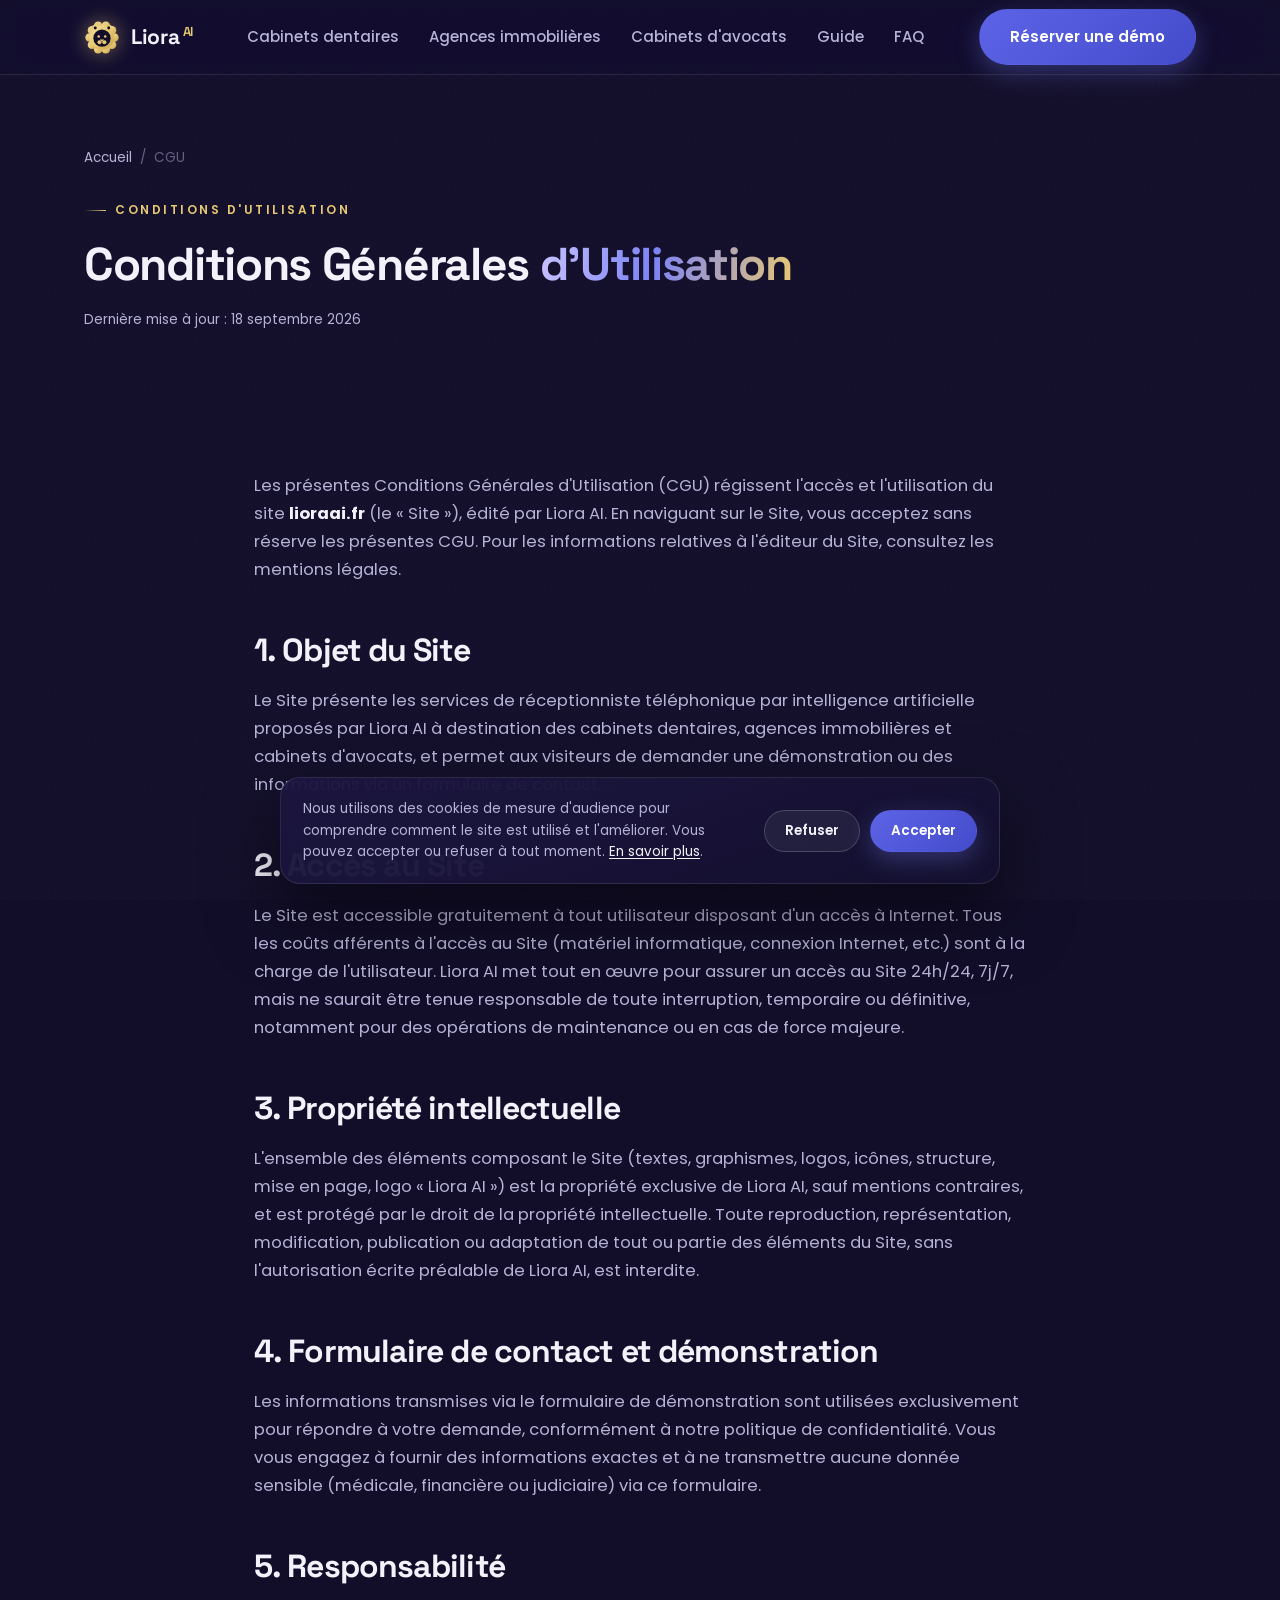
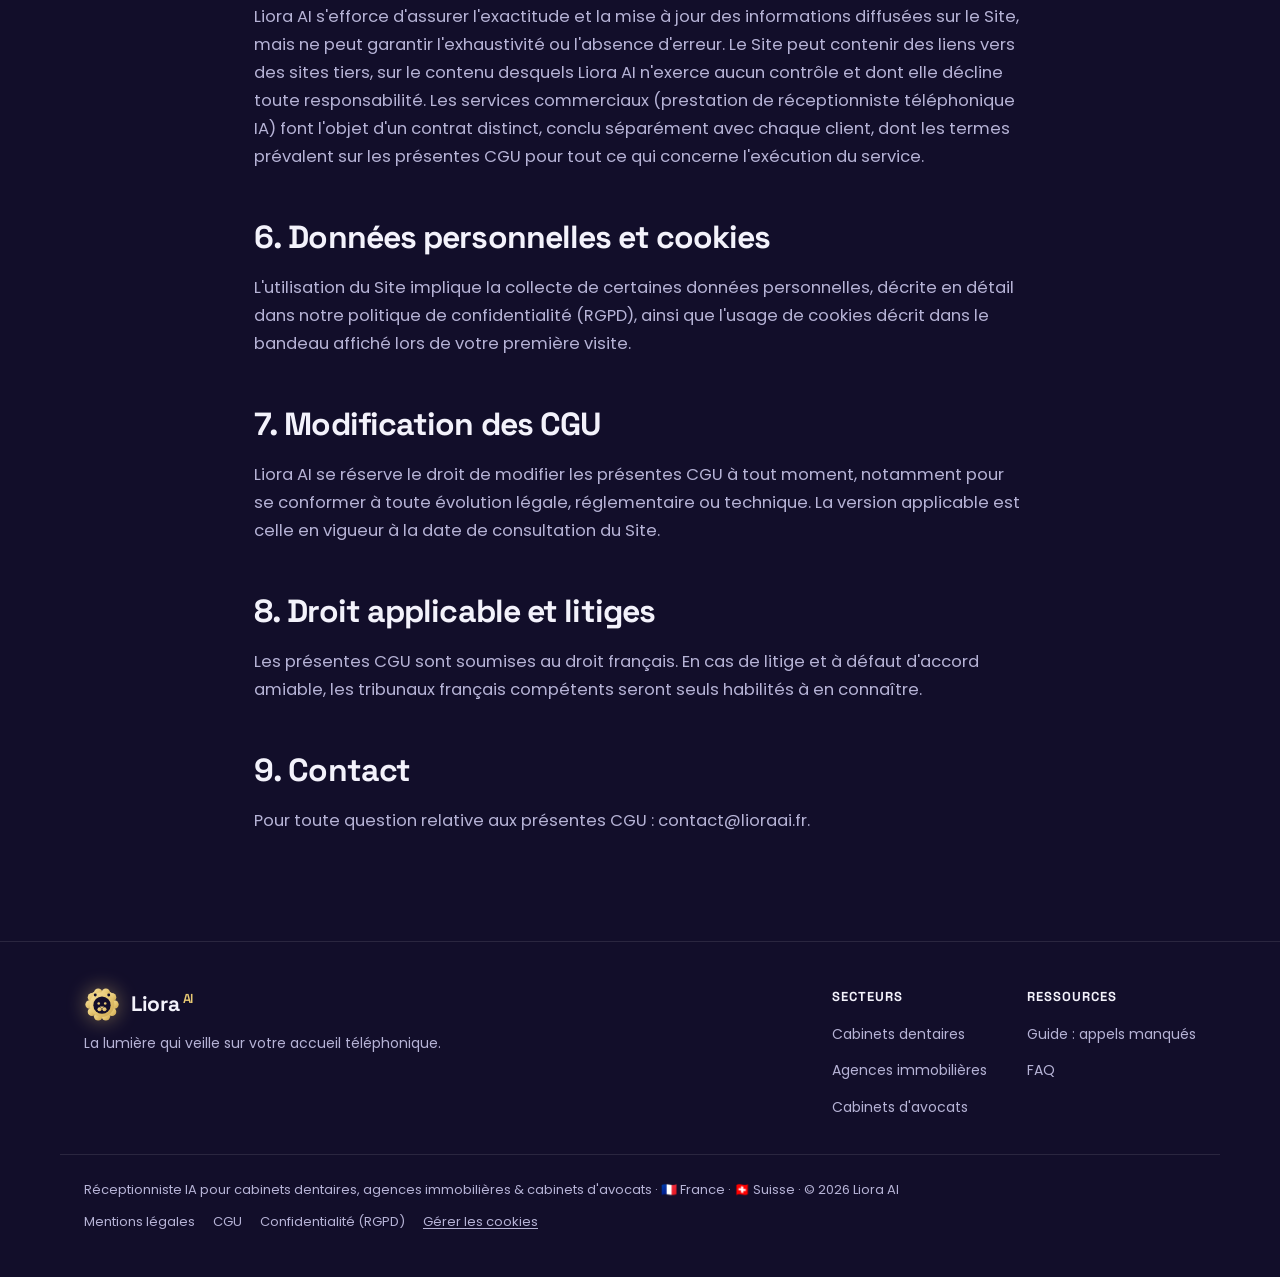
<file: cgu.html>
<!DOCTYPE html>
<html lang="fr">
<head>
<meta charset="UTF-8" />
<meta name="viewport" content="width=device-width, initial-scale=1.0" />
<title>Conditions Générales d'Utilisation (CGU) — Liora AI</title>
<meta name="description" content="Conditions générales d'utilisation du site lioraai.fr : accès au site, propriété intellectuelle, responsabilité, droit applicable." />
<meta name="robots" content="index, follow" />
<link rel="canonical" href="https://lioraai.fr/cgu.html" />
<meta name="theme-color" content="#171232" />
<link rel="icon" type="image/svg+xml" href="favicon.svg" />
<link rel="apple-touch-icon" sizes="180x180" href="apple-touch-icon.png" />
<link rel="preconnect" href="https://fonts.googleapis.com" />
<link rel="preconnect" href="https://fonts.gstatic.com" crossorigin />
<link href="https://fonts.googleapis.com/css2?family=Poppins:wght@400;500;600;700;800&family=Space+Grotesk:wght@500;600;700&display=swap" rel="stylesheet" />
<link rel="stylesheet" href="site.css" />
</head>
<body>

<a href="#main" class="skip-link">Aller au contenu principal</a>

<svg width="0" height="0" style="position:absolute" aria-hidden="true">
  <symbol id="lion" viewBox="0 0 64 64">
    <defs>
      <linearGradient id="goldgrad" x1="0" y1="0" x2="1" y2="1">
        <stop offset="0" stop-color="#f3dd9b" /><stop offset="0.5" stop-color="#e7c873" /><stop offset="1" stop-color="#c9a44f" />
      </linearGradient>
    </defs>
    <g fill="url(#goldgrad)">
      <circle cx="20" cy="16" r="6" /><circle cx="44" cy="16" r="6" />
      <circle cx="54.0" cy="33.0" r="7.6" /><circle cx="49.8" cy="45.9" r="7.6" />
      <circle cx="38.8" cy="53.9" r="7.6" /><circle cx="25.2" cy="53.9" r="7.6" />
      <circle cx="14.2" cy="45.9" r="7.6" /><circle cx="10.0" cy="33.0" r="7.6" />
      <circle cx="14.2" cy="20.1" r="7.6" /><circle cx="25.2" cy="12.1" r="7.6" />
      <circle cx="38.8" cy="12.1" r="7.6" /><circle cx="49.8" cy="20.1" r="7.6" />
      <circle cx="32" cy="33" r="22" />
    </g>
    <circle cx="32" cy="34" r="15.4" fill="#120e2a" />
    <circle cx="20" cy="16" r="2.6" fill="#120e2a" /><circle cx="44" cy="16" r="2.6" fill="#120e2a" />
    <g fill="url(#goldgrad)">
      <circle cx="26.2" cy="31" r="2.3" /><circle cx="37.8" cy="31" r="2.3" />
      <circle cx="27.6" cy="41.5" r="3.6" /><circle cx="36.4" cy="41.5" r="3.6" />
      <path d="M28.4 36.4 h7.2 l-3.6 4.4 z" />
    </g>
  </symbol>
</svg>

<header class="nav">
  <div class="container nav-inner">
    <a href="/" class="brand" aria-label="Liora AI — accueil">
      <svg class="logo" aria-hidden="true"><use href="#lion" /></svg>
      <span class="wordmark">Liora<span class="ai">AI</span></span>
    </a>
    <nav class="nav-links" id="nav-links" aria-label="Navigation principale">
      <a href="/pour-cabinets-dentaires.html">Cabinets dentaires</a>
      <a href="/pour-agences-immobilieres.html">Agences immobilières</a>
      <a href="/pour-cabinets-avocats.html">Cabinets d'avocats</a>
      <a href="/pourquoi-cabinet-dentaire-perd-patients-telephone.html">Guide</a>
      <a href="/#faq">FAQ</a>
    </nav>
    <div class="nav-right">
      <a href="https://calendar.app.google/Gmgc3J21GyVwhLgh6" class="btn btn-primary" target="_blank" rel="noopener noreferrer">Réserver une démo</a>
      <button type="button" class="nav-toggle" id="nav-toggle" aria-expanded="false" aria-controls="nav-links" aria-label="Ouvrir le menu">
        <span></span><span></span><span></span>
      </button>
    </div>
  </div>
</header>

<main id="main">
<section class="page-header">
  <div class="container">
    <div class="breadcrumb"><a href="/">Accueil</a> <span>/</span> <span>CGU</span></div>
    <p class="kicker">Conditions d'utilisation</p>
    <h1>Conditions Générales <span class="grad">d'Utilisation</span></h1>
    <div class="meta-line">Dernière mise à jour : 18 septembre 2026</div>
  </div>
</section>

<section>
  <div class="container prose" style="max-width:820px;">
    <p>Les présentes Conditions Générales d'Utilisation (CGU) régissent l'accès et l'utilisation du site <strong>lioraai.fr</strong> (le « Site »), édité par Liora AI. En naviguant sur le Site, vous acceptez sans réserve les présentes CGU. Pour les informations relatives à l'éditeur du Site, consultez les <a href="/mentions-legales.html">mentions légales</a>.</p>

    <h2>1. Objet du Site</h2>
    <p>Le Site présente les services de réceptionniste téléphonique par intelligence artificielle proposés par Liora AI à destination des cabinets dentaires, agences immobilières et cabinets d'avocats, et permet aux visiteurs de demander une démonstration ou des informations via un formulaire de contact.</p>

    <h2>2. Accès au Site</h2>
    <p>Le Site est accessible gratuitement à tout utilisateur disposant d'un accès à Internet. Tous les coûts afférents à l'accès au Site (matériel informatique, connexion Internet, etc.) sont à la charge de l'utilisateur. Liora AI met tout en œuvre pour assurer un accès au Site 24h/24, 7j/7, mais ne saurait être tenue responsable de toute interruption, temporaire ou définitive, notamment pour des opérations de maintenance ou en cas de force majeure.</p>

    <h2>3. Propriété intellectuelle</h2>
    <p>L'ensemble des éléments composant le Site (textes, graphismes, logos, icônes, structure, mise en page, logo « Liora AI ») est la propriété exclusive de Liora AI, sauf mentions contraires, et est protégé par le droit de la propriété intellectuelle. Toute reproduction, représentation, modification, publication ou adaptation de tout ou partie des éléments du Site, sans l'autorisation écrite préalable de Liora AI, est interdite.</p>

    <h2>4. Formulaire de contact et démonstration</h2>
    <p>Les informations transmises via le formulaire de démonstration sont utilisées exclusivement pour répondre à votre demande, conformément à notre <a href="/rgpd.html">politique de confidentialité</a>. Vous vous engagez à fournir des informations exactes et à ne transmettre aucune donnée sensible (médicale, financière ou judiciaire) via ce formulaire.</p>

    <h2>5. Responsabilité</h2>
    <p>Liora AI s'efforce d'assurer l'exactitude et la mise à jour des informations diffusées sur le Site, mais ne peut garantir l'exhaustivité ou l'absence d'erreur. Le Site peut contenir des liens vers des sites tiers, sur le contenu desquels Liora AI n'exerce aucun contrôle et dont elle décline toute responsabilité. Les services commerciaux (prestation de réceptionniste téléphonique IA) font l'objet d'un contrat distinct, conclu séparément avec chaque client, dont les termes prévalent sur les présentes CGU pour tout ce qui concerne l'exécution du service.</p>

    <h2>6. Données personnelles et cookies</h2>
    <p>L'utilisation du Site implique la collecte de certaines données personnelles, décrite en détail dans notre <a href="/rgpd.html">politique de confidentialité (RGPD)</a>, ainsi que l'usage de cookies décrit dans le bandeau affiché lors de votre première visite.</p>

    <h2>7. Modification des CGU</h2>
    <p>Liora AI se réserve le droit de modifier les présentes CGU à tout moment, notamment pour se conformer à toute évolution légale, réglementaire ou technique. La version applicable est celle en vigueur à la date de consultation du Site.</p>

    <h2>8. Droit applicable et litiges</h2>
    <p>Les présentes CGU sont soumises au droit français. En cas de litige et à défaut d'accord amiable, les tribunaux français compétents seront seuls habilités à en connaître.</p>

    <h2>9. Contact</h2>
    <p>Pour toute question relative aux présentes CGU : <a href="mailto:contact@lioraai.fr">contact@lioraai.fr</a>.</p>
  </div>
</section>
</main>

<div id="cookie-banner" class="cookie-banner" role="dialog" aria-live="polite" aria-label="Gestion des cookies" hidden>
  <p>Nous utilisons des cookies de mesure d'audience pour comprendre comment le site est utilisé et l'améliorer. Vous pouvez accepter ou refuser à tout moment. <a href="/rgpd.html">En savoir plus</a>.</p>
  <div class="cookie-banner-actions">
    <button type="button" class="btn btn-ghost" id="cookie-refuse">Refuser</button>
    <button type="button" class="btn btn-primary" id="cookie-accept">Accepter</button>
  </div>
</div>

<footer>
  <div class="container footer-inner">
    <div class="footer-brand">
      <a href="/" class="brand" aria-label="Liora AI">
        <svg class="logo" aria-hidden="true"><use href="#lion" /></svg>
        <span class="wordmark">Liora<span class="ai">AI</span></span>
      </a>
      <p class="tag">La lumière qui veille sur votre accueil téléphonique.</p>
    </div>
    <div class="footer-links">
      <div>
        <h4>Secteurs</h4>
        <ul>
          <li><a href="/pour-cabinets-dentaires.html">Cabinets dentaires</a></li>
          <li><a href="/pour-agences-immobilieres.html">Agences immobilières</a></li>
          <li><a href="/pour-cabinets-avocats.html">Cabinets d'avocats</a></li>
        </ul>
      </div>
      <div>
        <h4>Ressources</h4>
        <ul>
          <li><a href="/pourquoi-cabinet-dentaire-perd-patients-telephone.html">Guide : appels manqués</a></li>
          <li><a href="/#faq">FAQ</a></li>
        </ul>
      </div>
    </div>
  </div>
  <div class="container footer-bottom">
    Réceptionniste IA pour cabinets dentaires, agences immobilières &amp; cabinets d'avocats · 🇫🇷 France · 🇨🇭 Suisse · © 2026 Liora AI
    <div class="footer-legal">
      <a href="/mentions-legales.html">Mentions légales</a>
      <a href="/cgu.html">CGU</a>
      <a href="/rgpd.html">Confidentialité (RGPD)</a>
      <button type="button" id="manage-cookies">Gérer les cookies</button>
    </div>
  </div>
</footer>

<script src="/consent.js" defer></script>
</body>
</html>
</file>
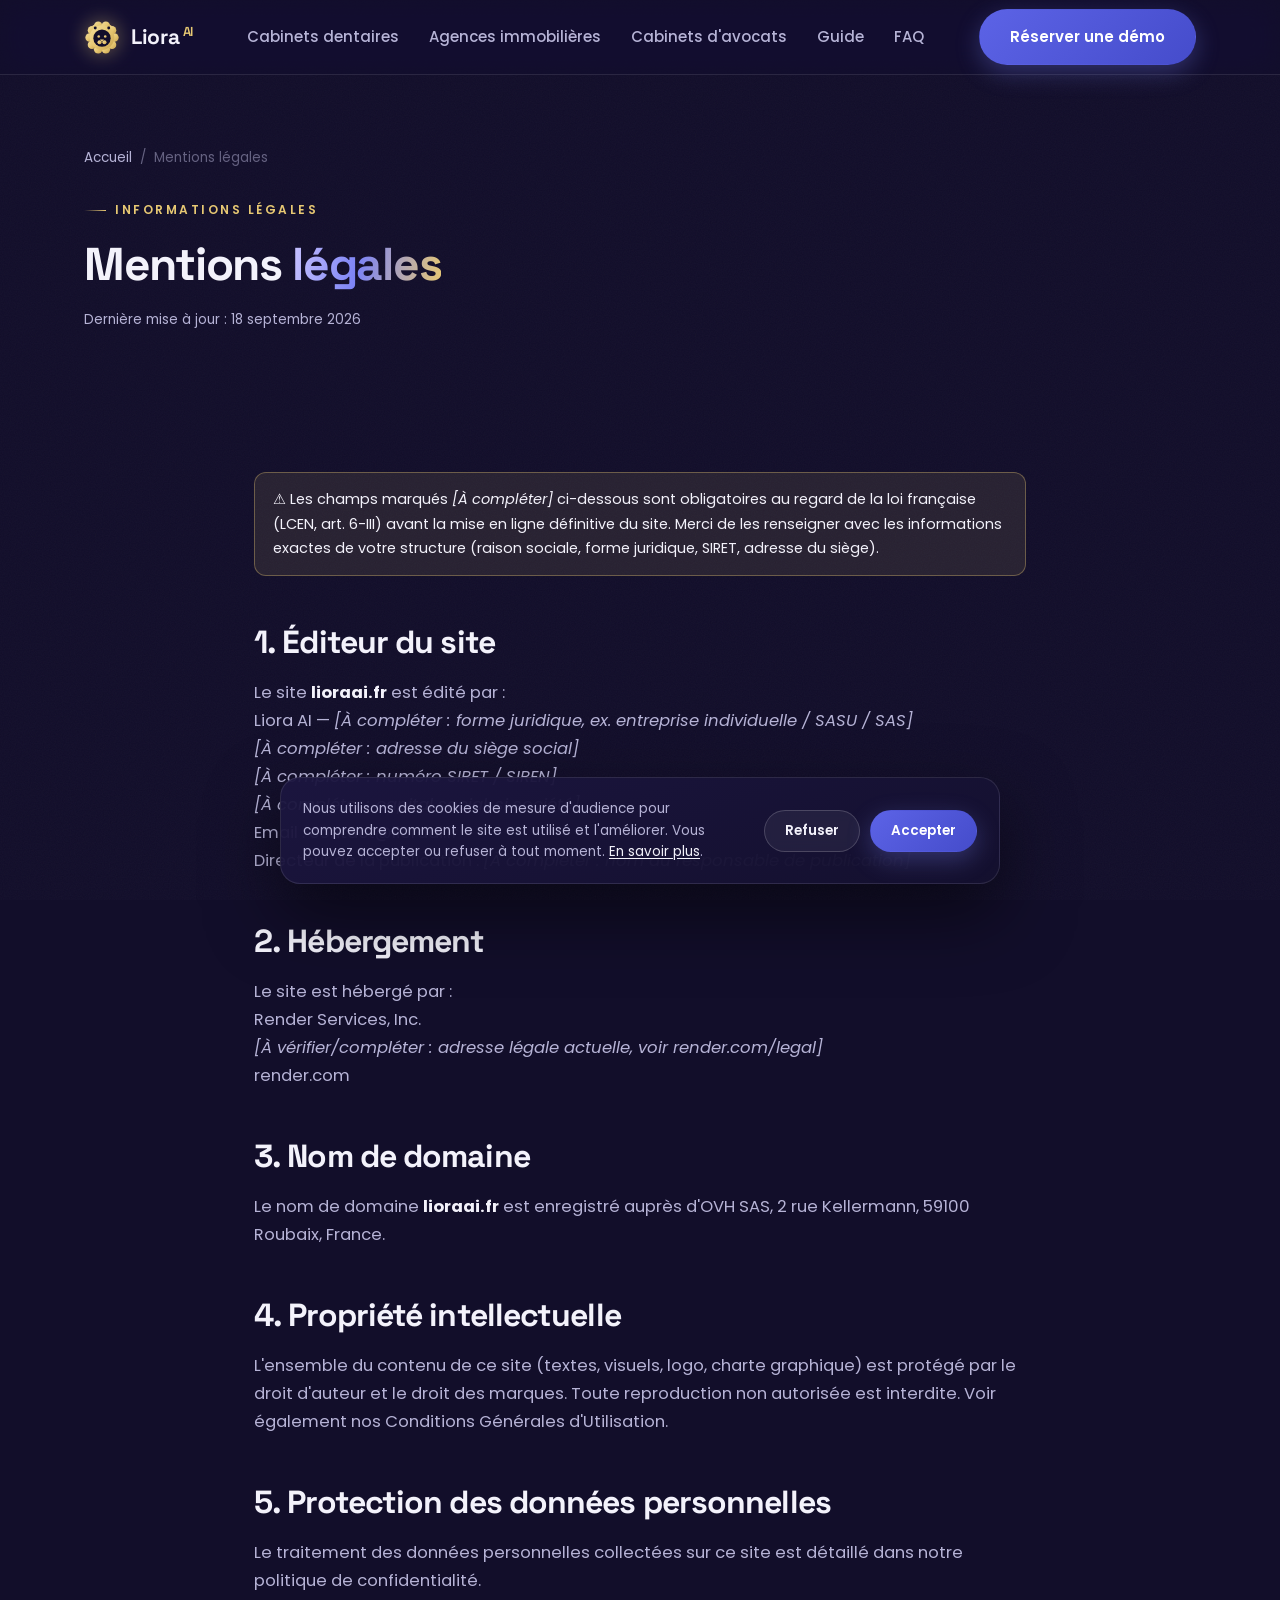
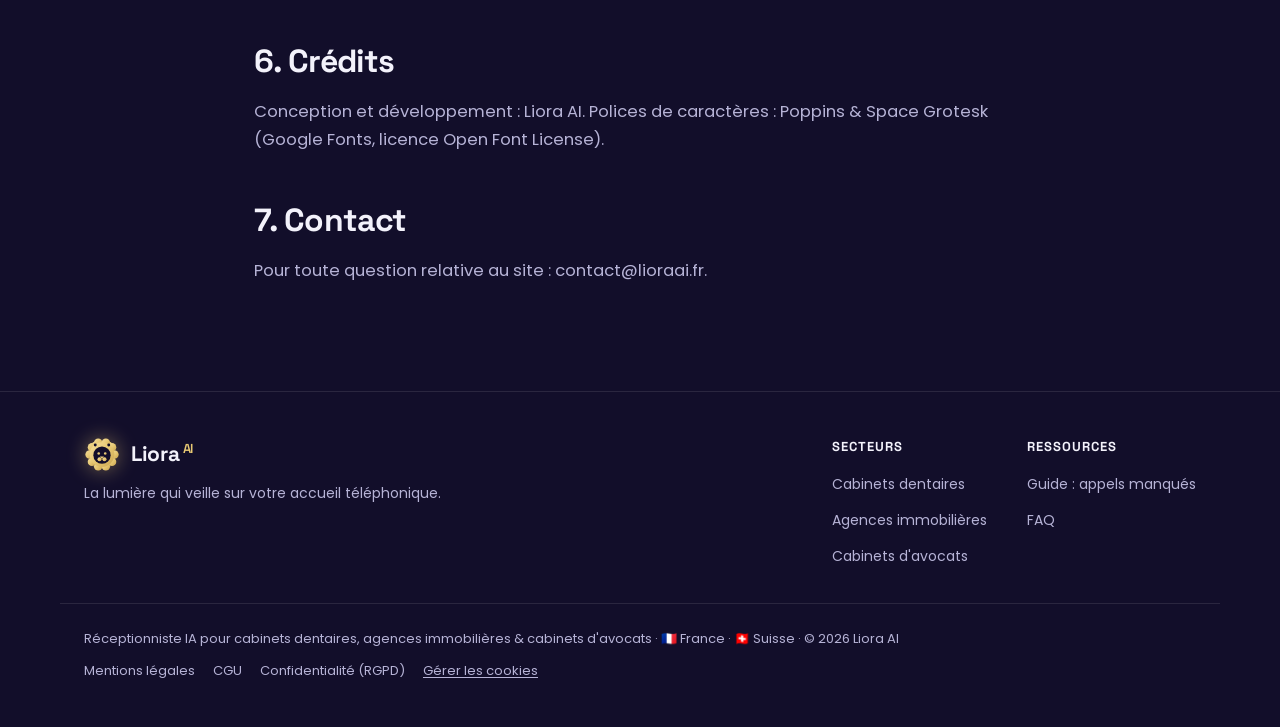
<file: mentions-legales.html>
<!DOCTYPE html>
<html lang="fr">
<head>
<meta charset="UTF-8" />
<meta name="viewport" content="width=device-width, initial-scale=1.0" />
<title>Mentions légales — Liora AI</title>
<meta name="description" content="Mentions légales du site lioraai.fr : éditeur, hébergeur, directeur de publication." />
<meta name="robots" content="index, follow" />
<link rel="canonical" href="https://lioraai.fr/mentions-legales.html" />
<meta name="theme-color" content="#171232" />
<link rel="icon" type="image/svg+xml" href="favicon.svg" />
<link rel="apple-touch-icon" sizes="180x180" href="apple-touch-icon.png" />
<link rel="preconnect" href="https://fonts.googleapis.com" />
<link rel="preconnect" href="https://fonts.gstatic.com" crossorigin />
<link href="https://fonts.googleapis.com/css2?family=Poppins:wght@400;500;600;700;800&family=Space+Grotesk:wght@500;600;700&display=swap" rel="stylesheet" />
<link rel="stylesheet" href="site.css" />
</head>
<body>

<a href="#main" class="skip-link">Aller au contenu principal</a>

<svg width="0" height="0" style="position:absolute" aria-hidden="true">
  <symbol id="lion" viewBox="0 0 64 64">
    <defs>
      <linearGradient id="goldgrad" x1="0" y1="0" x2="1" y2="1">
        <stop offset="0" stop-color="#f3dd9b" /><stop offset="0.5" stop-color="#e7c873" /><stop offset="1" stop-color="#c9a44f" />
      </linearGradient>
    </defs>
    <g fill="url(#goldgrad)">
      <circle cx="20" cy="16" r="6" /><circle cx="44" cy="16" r="6" />
      <circle cx="54.0" cy="33.0" r="7.6" /><circle cx="49.8" cy="45.9" r="7.6" />
      <circle cx="38.8" cy="53.9" r="7.6" /><circle cx="25.2" cy="53.9" r="7.6" />
      <circle cx="14.2" cy="45.9" r="7.6" /><circle cx="10.0" cy="33.0" r="7.6" />
      <circle cx="14.2" cy="20.1" r="7.6" /><circle cx="25.2" cy="12.1" r="7.6" />
      <circle cx="38.8" cy="12.1" r="7.6" /><circle cx="49.8" cy="20.1" r="7.6" />
      <circle cx="32" cy="33" r="22" />
    </g>
    <circle cx="32" cy="34" r="15.4" fill="#120e2a" />
    <circle cx="20" cy="16" r="2.6" fill="#120e2a" /><circle cx="44" cy="16" r="2.6" fill="#120e2a" />
    <g fill="url(#goldgrad)">
      <circle cx="26.2" cy="31" r="2.3" /><circle cx="37.8" cy="31" r="2.3" />
      <circle cx="27.6" cy="41.5" r="3.6" /><circle cx="36.4" cy="41.5" r="3.6" />
      <path d="M28.4 36.4 h7.2 l-3.6 4.4 z" />
    </g>
  </symbol>
</svg>

<header class="nav">
  <div class="container nav-inner">
    <a href="/" class="brand" aria-label="Liora AI — accueil">
      <svg class="logo" aria-hidden="true"><use href="#lion" /></svg>
      <span class="wordmark">Liora<span class="ai">AI</span></span>
    </a>
    <nav class="nav-links" id="nav-links" aria-label="Navigation principale">
      <a href="/pour-cabinets-dentaires.html">Cabinets dentaires</a>
      <a href="/pour-agences-immobilieres.html">Agences immobilières</a>
      <a href="/pour-cabinets-avocats.html">Cabinets d'avocats</a>
      <a href="/pourquoi-cabinet-dentaire-perd-patients-telephone.html">Guide</a>
      <a href="/#faq">FAQ</a>
    </nav>
    <div class="nav-right">
      <a href="https://calendar.app.google/Gmgc3J21GyVwhLgh6" class="btn btn-primary" target="_blank" rel="noopener noreferrer">Réserver une démo</a>
      <button type="button" class="nav-toggle" id="nav-toggle" aria-expanded="false" aria-controls="nav-links" aria-label="Ouvrir le menu">
        <span></span><span></span><span></span>
      </button>
    </div>
  </div>
</header>

<main id="main">
<section class="page-header">
  <div class="container">
    <div class="breadcrumb"><a href="/">Accueil</a> <span>/</span> <span>Mentions légales</span></div>
    <p class="kicker">Informations légales</p>
    <h1>Mentions <span class="grad">légales</span></h1>
    <div class="meta-line">Dernière mise à jour : 18 septembre 2026</div>
  </div>
</section>

<section>
  <div class="container prose" style="max-width:820px;">
    <p style="padding:14px 18px;border-radius:12px;background:rgba(231,200,115,.1);border:1px solid rgba(231,200,115,.35);color:var(--ink);font-size:14.5px;">
      ⚠️ Les champs marqués <em>[À compléter]</em> ci-dessous sont obligatoires au regard de la loi française (LCEN, art. 6-III) avant la mise en ligne définitive du site. Merci de les renseigner avec les informations exactes de votre structure (raison sociale, forme juridique, SIRET, adresse du siège).
    </p>

    <h2>1. Éditeur du site</h2>
    <p>
      Le site <strong>lioraai.fr</strong> est édité par :<br />
      Liora AI — <em>[À compléter : forme juridique, ex. entreprise individuelle / SASU / SAS]</em><br />
      <em>[À compléter : adresse du siège social]</em><br />
      <em>[À compléter : numéro SIRET / SIREN]</em><br />
      <em>[À compléter : capital social, si société]</em><br />
      Email : <a href="mailto:contact@lioraai.fr">contact@lioraai.fr</a><br />
      Directeur de la publication : <em>[À compléter : nom du responsable de publication]</em>
    </p>

    <h2>2. Hébergement</h2>
    <p>
      Le site est hébergé par :<br />
      Render Services, Inc.<br />
      <em>[À vérifier/compléter : adresse légale actuelle, voir <a href="https://render.com/legal" target="_blank" rel="noopener noreferrer">render.com/legal</a>]</em><br />
      <a href="https://render.com" target="_blank" rel="noopener noreferrer">render.com</a>
    </p>

    <h2>3. Nom de domaine</h2>
    <p>Le nom de domaine <strong>lioraai.fr</strong> est enregistré auprès d'OVH SAS, 2 rue Kellermann, 59100 Roubaix, France.</p>

    <h2>4. Propriété intellectuelle</h2>
    <p>L'ensemble du contenu de ce site (textes, visuels, logo, charte graphique) est protégé par le droit d'auteur et le droit des marques. Toute reproduction non autorisée est interdite. Voir également nos <a href="/cgu.html">Conditions Générales d'Utilisation</a>.</p>

    <h2>5. Protection des données personnelles</h2>
    <p>Le traitement des données personnelles collectées sur ce site est détaillé dans notre <a href="/rgpd.html">politique de confidentialité</a>.</p>

    <h2>6. Crédits</h2>
    <p>Conception et développement : Liora AI. Polices de caractères : Poppins &amp; Space Grotesk (Google Fonts, licence Open Font License).</p>

    <h2>7. Contact</h2>
    <p>Pour toute question relative au site : <a href="mailto:contact@lioraai.fr">contact@lioraai.fr</a>.</p>
  </div>
</section>
</main>

<div id="cookie-banner" class="cookie-banner" role="dialog" aria-live="polite" aria-label="Gestion des cookies" hidden>
  <p>Nous utilisons des cookies de mesure d'audience pour comprendre comment le site est utilisé et l'améliorer. Vous pouvez accepter ou refuser à tout moment. <a href="/rgpd.html">En savoir plus</a>.</p>
  <div class="cookie-banner-actions">
    <button type="button" class="btn btn-ghost" id="cookie-refuse">Refuser</button>
    <button type="button" class="btn btn-primary" id="cookie-accept">Accepter</button>
  </div>
</div>

<footer>
  <div class="container footer-inner">
    <div class="footer-brand">
      <a href="/" class="brand" aria-label="Liora AI">
        <svg class="logo" aria-hidden="true"><use href="#lion" /></svg>
        <span class="wordmark">Liora<span class="ai">AI</span></span>
      </a>
      <p class="tag">La lumière qui veille sur votre accueil téléphonique.</p>
    </div>
    <div class="footer-links">
      <div>
        <h4>Secteurs</h4>
        <ul>
          <li><a href="/pour-cabinets-dentaires.html">Cabinets dentaires</a></li>
          <li><a href="/pour-agences-immobilieres.html">Agences immobilières</a></li>
          <li><a href="/pour-cabinets-avocats.html">Cabinets d'avocats</a></li>
        </ul>
      </div>
      <div>
        <h4>Ressources</h4>
        <ul>
          <li><a href="/pourquoi-cabinet-dentaire-perd-patients-telephone.html">Guide : appels manqués</a></li>
          <li><a href="/#faq">FAQ</a></li>
        </ul>
      </div>
    </div>
  </div>
  <div class="container footer-bottom">
    Réceptionniste IA pour cabinets dentaires, agences immobilières &amp; cabinets d'avocats · 🇫🇷 France · 🇨🇭 Suisse · © 2026 Liora AI
    <div class="footer-legal">
      <a href="/mentions-legales.html">Mentions légales</a>
      <a href="/cgu.html">CGU</a>
      <a href="/rgpd.html">Confidentialité (RGPD)</a>
      <button type="button" id="manage-cookies">Gérer les cookies</button>
    </div>
  </div>
</footer>

<script src="/consent.js" defer></script>
</body>
</html>
</file>
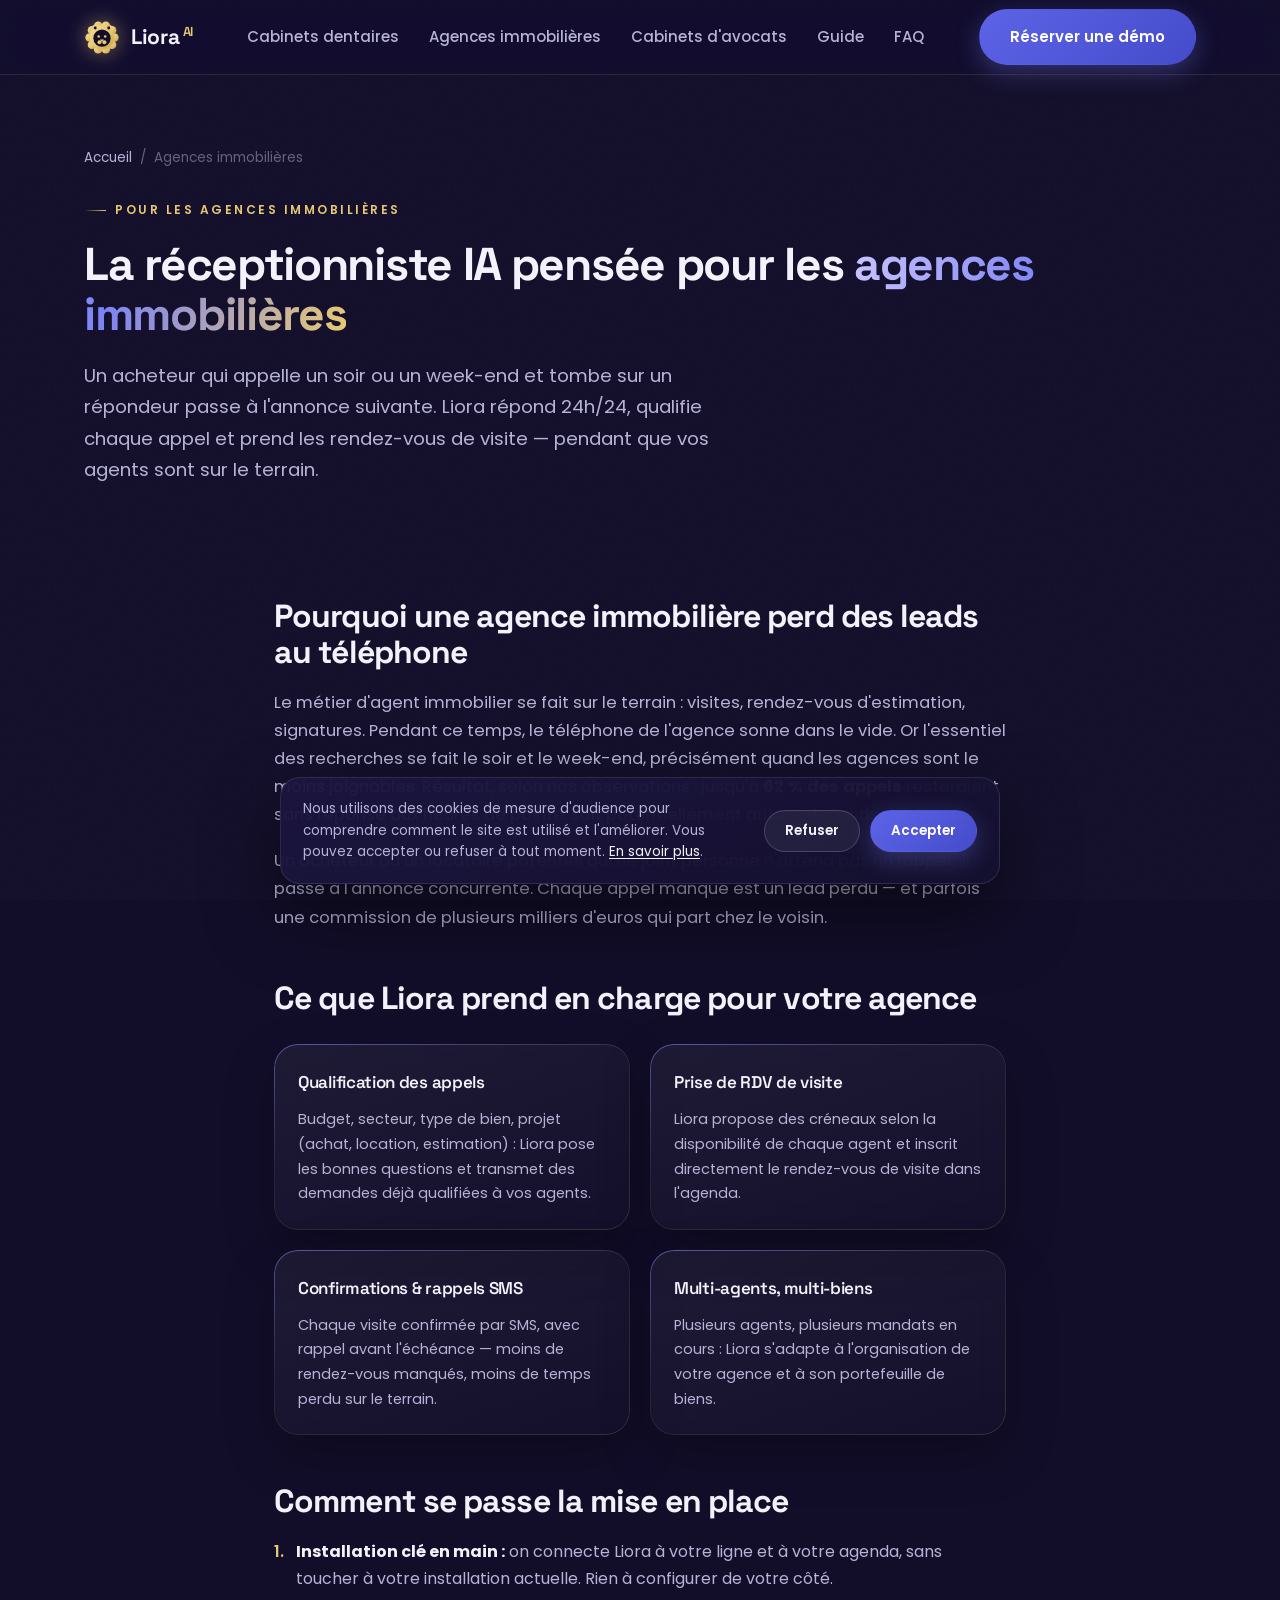
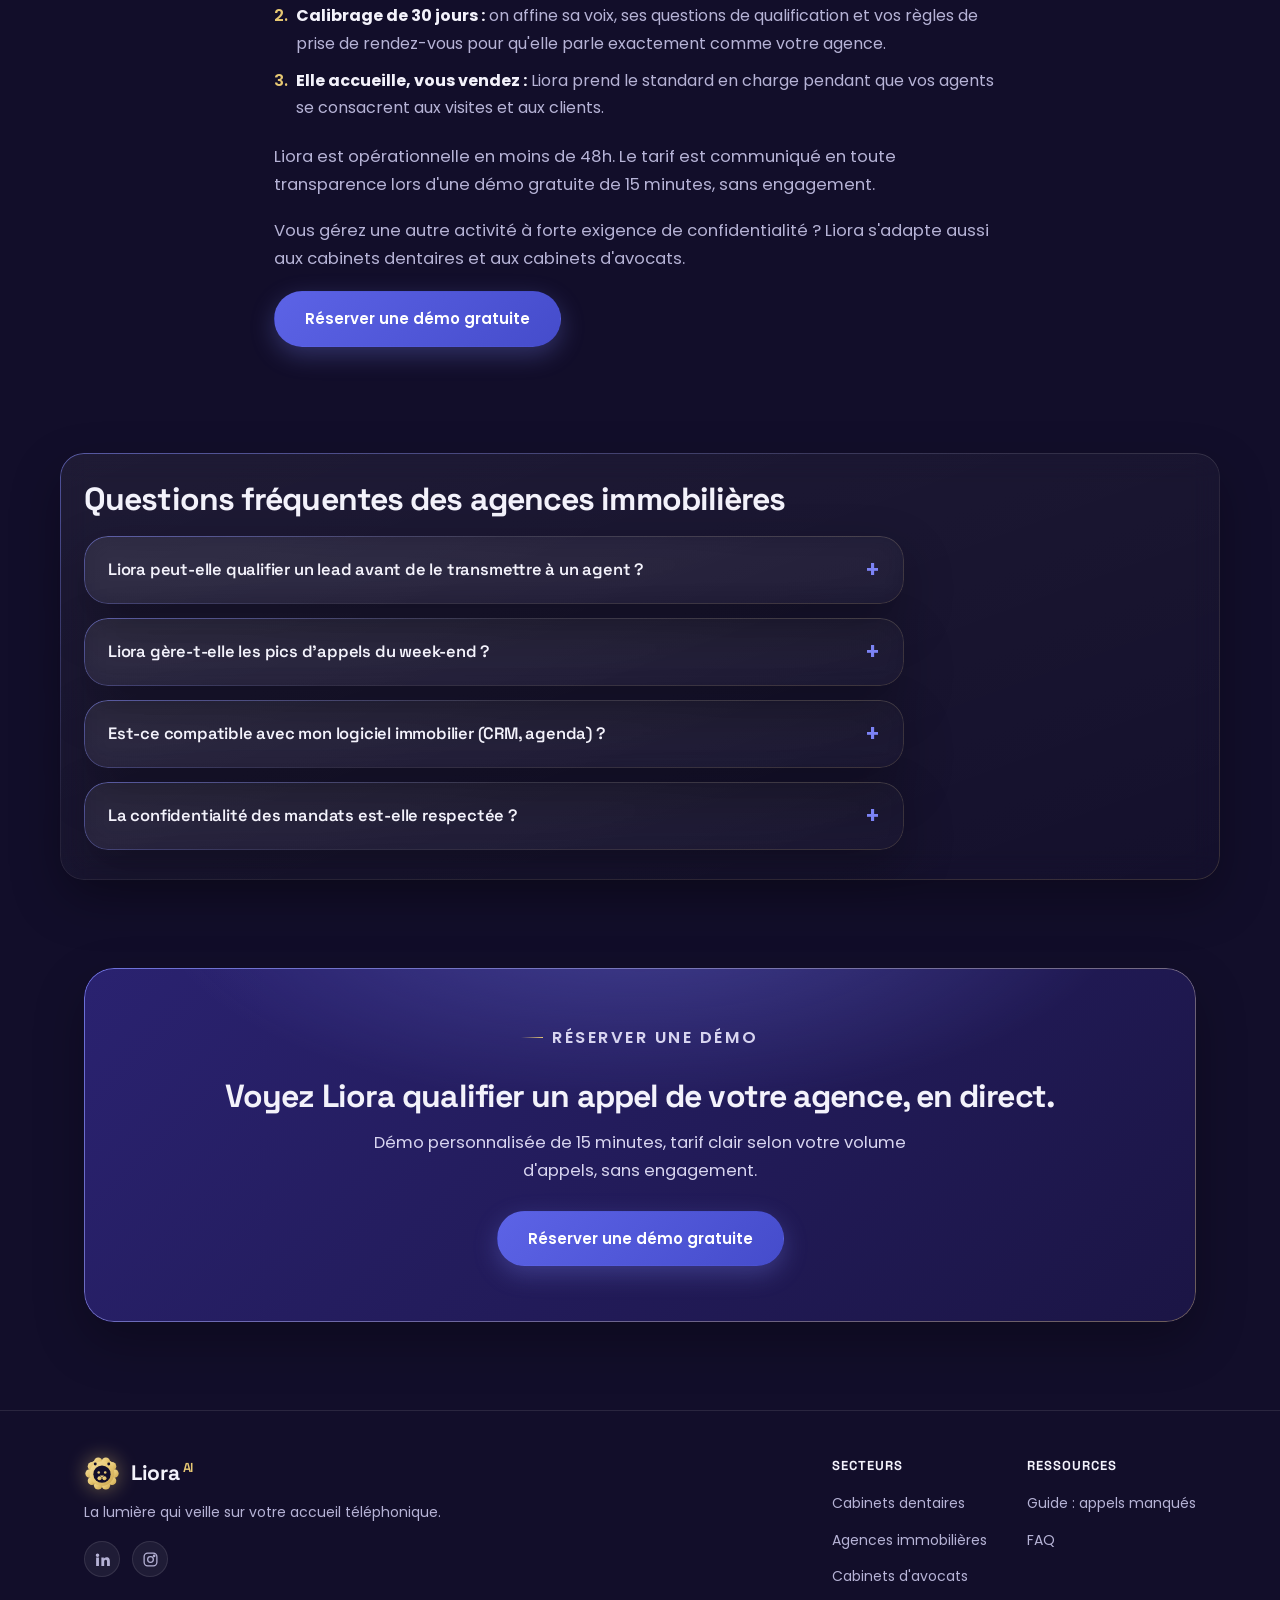
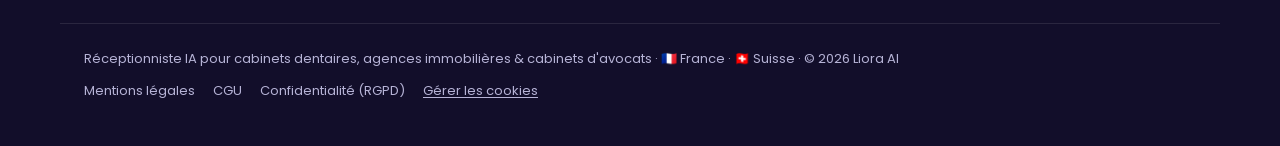
<file: pour-agences-immobilieres.html>
<!DOCTYPE html>
<html lang="fr">
<head>
<meta charset="UTF-8" />
<meta name="viewport" content="width=device-width, initial-scale=1.0" />
<title>Réceptionniste IA pour agence immobilière — Liora AI</title>
<meta name="description" content="Réceptionniste téléphonique IA pour agence immobilière : qualifie les appels acheteurs/locataires, prend les RDV de visite 24h/24, ne perd plus aucun lead." />
<meta name="robots" content="index, follow, max-image-preview:large, max-snippet:-1, max-video-preview:-1" />

<meta property="og:type" content="website" />
<meta property="og:title" content="Réceptionniste IA pour agence immobilière — Liora AI" />
<meta property="og:description" content="Réceptionniste téléphonique IA pour agence immobilière : qualifie les appels acheteurs/locataires, prend les RDV de visite 24h/24, ne perd plus aucun lead." />
<meta property="og:image" content="https://lioraai.fr/og-image.png" />
<meta property="og:image:type" content="image/png" />
<meta property="og:image:width" content="1200" />
<meta property="og:image:height" content="630" />
<meta property="og:site_name" content="Liora AI" />
<meta property="og:url" content="https://lioraai.fr/pour-agences-immobilieres.html" />
<meta property="og:locale" content="fr_FR" />

<meta name="twitter:card" content="summary_large_image" />
<meta name="twitter:title" content="Réceptionniste IA pour agence immobilière — Liora AI" />
<meta name="twitter:description" content="Qualifie les appels, prend les RDV de visite 24h/24 et ne laisse plus aucun lead sans réponse." />
<meta name="twitter:image" content="https://lioraai.fr/og-image.png" />

<link rel="canonical" href="https://lioraai.fr/pour-agences-immobilieres.html" />
<meta name="theme-color" content="#171232" />
<link rel="icon" type="image/svg+xml" href="favicon.svg" />
<link rel="apple-touch-icon" sizes="180x180" href="apple-touch-icon.png" />

<script type="application/ld+json">
{
  "@context": "https://schema.org",
  "@graph": [
    {
      "@type": "WebPage",
      "@id": "https://lioraai.fr/pour-agences-immobilieres.html#webpage",
      "url": "https://lioraai.fr/pour-agences-immobilieres.html",
      "name": "Réceptionniste IA pour agence immobilière — Liora AI",
      "description": "Réceptionniste téléphonique IA pour agence immobilière : qualifie les appels acheteurs/locataires, prend les RDV de visite 24h/24, ne perd plus aucun lead.",
      "inLanguage": "fr",
      "datePublished": "2026-09-18",
      "dateModified": "2026-09-18",
      "isPartOf": { "@id": "https://lioraai.fr/#website" },
      "about": { "@id": "https://lioraai.fr/#organization" },
      "breadcrumb": { "@id": "https://lioraai.fr/pour-agences-immobilieres.html#breadcrumb" }
    },
    {
      "@type": "BreadcrumbList",
      "@id": "https://lioraai.fr/pour-agences-immobilieres.html#breadcrumb",
      "itemListElement": [
        { "@type": "ListItem", "position": 1, "name": "Accueil", "item": "https://lioraai.fr/" },
        { "@type": "ListItem", "position": 2, "name": "Agences immobilières", "item": "https://lioraai.fr/pour-agences-immobilieres.html" }
      ]
    },
    {
      "@type": "FAQPage",
      "@id": "https://lioraai.fr/pour-agences-immobilieres.html#faq",
      "mainEntity": [
        {
          "@type": "Question",
          "name": "Liora peut-elle qualifier un lead avant de le transmettre à un agent ?",
          "acceptedAnswer": {
            "@type": "Answer",
            "text": "Oui. Budget, secteur recherché, type de bien, statut du projet (achat, location, estimation) : Liora pose les questions définies avec votre agence pour transmettre à vos agents des demandes déjà qualifiées, prêtes à être traitées."
          }
        },
        {
          "@type": "Question",
          "name": "Liora gère-t-elle les pics d'appels du week-end ?",
          "acceptedAnswer": {
            "@type": "Answer",
            "text": "C'est justement son point fort. Soirs et week-ends concentrent une grande partie des appels immobiliers — au moment où les agences sont souvent en visite ou fermées. Liora répond, qualifie et propose un créneau de visite ou de rappel, sans jamais laisser sonner dans le vide."
          }
        },
        {
          "@type": "Question",
          "name": "Est-ce compatible avec mon logiciel immobilier (CRM, agenda) ?",
          "acceptedAnswer": {
            "@type": "Answer",
            "text": "Liora se connecte à votre ligne et à votre agenda. Le raccordement à votre CRM immobilier (Netty, Apimo, Hektor ou autre) est étudié au cas par cas lors de la démo, sans que vous ayez à changer votre installation actuelle."
          }
        },
        {
          "@type": "Question",
          "name": "La confidentialité des mandats est-elle respectée ?",
          "acceptedAnswer": {
            "@type": "Answer",
            "text": "Oui. Les échanges sont chiffrés et Liora ne communique que les informations que vous autorisez (adresse exacte communiquée après qualification, par exemple). Le traitement respecte le RGPD, sans stockage inutile de données personnelles."
          }
        }
      ]
    }
  ]
}
</script>

<link rel="preconnect" href="https://fonts.googleapis.com" />
<link rel="preconnect" href="https://fonts.gstatic.com" crossorigin />
<link href="https://fonts.googleapis.com/css2?family=Poppins:wght@400;500;600;700;800&family=Space+Grotesk:wght@500;600;700&display=swap" rel="stylesheet" />
<link rel="stylesheet" href="site.css" />
</head>
<body>

<a href="#main" class="skip-link">Aller au contenu principal</a>

<svg width="0" height="0" style="position:absolute" aria-hidden="true">
  <symbol id="lion" viewBox="0 0 64 64">
    <defs>
      <linearGradient id="goldgrad" x1="0" y1="0" x2="1" y2="1">
        <stop offset="0" stop-color="#f3dd9b" />
        <stop offset="0.5" stop-color="#e7c873" />
        <stop offset="1" stop-color="#c9a44f" />
      </linearGradient>
    </defs>
    <g fill="url(#goldgrad)">
      <circle cx="20" cy="16" r="6" /><circle cx="44" cy="16" r="6" />
      <circle cx="54.0" cy="33.0" r="7.6" /><circle cx="49.8" cy="45.9" r="7.6" />
      <circle cx="38.8" cy="53.9" r="7.6" /><circle cx="25.2" cy="53.9" r="7.6" />
      <circle cx="14.2" cy="45.9" r="7.6" /><circle cx="10.0" cy="33.0" r="7.6" />
      <circle cx="14.2" cy="20.1" r="7.6" /><circle cx="25.2" cy="12.1" r="7.6" />
      <circle cx="38.8" cy="12.1" r="7.6" /><circle cx="49.8" cy="20.1" r="7.6" />
      <circle cx="32" cy="33" r="22" />
    </g>
    <circle cx="32" cy="34" r="15.4" fill="#120e2a" />
    <circle cx="20" cy="16" r="2.6" fill="#120e2a" /><circle cx="44" cy="16" r="2.6" fill="#120e2a" />
    <g fill="url(#goldgrad)">
      <circle cx="26.2" cy="31" r="2.3" /><circle cx="37.8" cy="31" r="2.3" />
      <circle cx="27.6" cy="41.5" r="3.6" /><circle cx="36.4" cy="41.5" r="3.6" />
      <path d="M28.4 36.4 h7.2 l-3.6 4.4 z" />
    </g>
  </symbol>
</svg>

<header class="nav">
  <div class="container nav-inner">
    <a href="/" class="brand" aria-label="Liora AI — accueil">
      <svg class="logo" aria-hidden="true"><use href="#lion" /></svg>
      <span class="wordmark">Liora<span class="ai">AI</span></span>
    </a>
    <nav class="nav-links" id="nav-links" aria-label="Navigation principale">
      <a href="/pour-cabinets-dentaires.html">Cabinets dentaires</a>
      <a href="/pour-agences-immobilieres.html">Agences immobilières</a>
      <a href="/pour-cabinets-avocats.html">Cabinets d'avocats</a>
      <a href="/pourquoi-cabinet-dentaire-perd-patients-telephone.html">Guide</a>
      <a href="/#faq">FAQ</a>
    </nav>
    <div class="nav-right">
      <a href="https://calendar.app.google/Gmgc3J21GyVwhLgh6" class="btn btn-primary" target="_blank" rel="noopener noreferrer">Réserver une démo</a>
      <button type="button" class="nav-toggle" id="nav-toggle" aria-expanded="false" aria-controls="nav-links" aria-label="Ouvrir le menu">
        <span></span><span></span><span></span>
      </button>
    </div>
  </div>
</header>

<main id="main">
<section class="page-header">
  <div class="container">
    <div class="breadcrumb"><a href="/">Accueil</a> <span>/</span> <span>Agences immobilières</span></div>
    <p class="kicker">Pour les agences immobilières</p>
    <h1>La réceptionniste IA pensée pour les <span class="grad">agences immobilières</span></h1>
    <p class="lead">Un acheteur qui appelle un soir ou un week-end et tombe sur un répondeur passe à l'annonce suivante. Liora répond 24h/24, qualifie chaque appel et prend les rendez-vous de visite — pendant que vos agents sont sur le terrain.</p>
  </div>
</section>

<section>
  <div class="container prose">
    <h2>Pourquoi une agence immobilière perd des leads au téléphone</h2>
    <p>Le métier d'agent immobilier se fait sur le terrain : visites, rendez-vous d'estimation, signatures. Pendant ce temps, le téléphone de l'agence sonne dans le vide. Or l'essentiel des recherches se fait le soir et le week-end, précisément quand les agences sont le moins joignables. Résultat, selon nos observations : jusqu'à <strong>62 % des appels</strong> resteraient sans réponse aux heures de pointe, soit potentiellement autant de leads perdus.</p>
    <p>Un acheteur ou un locataire potentiel qui ne joint personne n'attend pas un rappel : il passe à l'annonce concurrente. Chaque appel manqué est un lead perdu — et parfois une commission de plusieurs milliers d'euros qui part chez le voisin.</p>

    <h2>Ce que Liora prend en charge pour votre agence</h2>
    <div class="card-grid">
      <div class="mini-card glass">
        <h3>Qualification des appels</h3>
        <p>Budget, secteur, type de bien, projet (achat, location, estimation) : Liora pose les bonnes questions et transmet des demandes déjà qualifiées à vos agents.</p>
      </div>
      <div class="mini-card glass">
        <h3>Prise de RDV de visite</h3>
        <p>Liora propose des créneaux selon la disponibilité de chaque agent et inscrit directement le rendez-vous de visite dans l'agenda.</p>
      </div>
      <div class="mini-card glass">
        <h3>Confirmations &amp; rappels SMS</h3>
        <p>Chaque visite confirmée par SMS, avec rappel avant l'échéance — moins de rendez-vous manqués, moins de temps perdu sur le terrain.</p>
      </div>
      <div class="mini-card glass">
        <h3>Multi-agents, multi-biens</h3>
        <p>Plusieurs agents, plusieurs mandats en cours : Liora s'adapte à l'organisation de votre agence et à son portefeuille de biens.</p>
      </div>
    </div>

    <h2>Comment se passe la mise en place</h2>
    <ol>
      <li><strong>Installation clé en main :</strong> on connecte Liora à votre ligne et à votre agenda, sans toucher à votre installation actuelle. Rien à configurer de votre côté.</li>
      <li><strong>Calibrage de 30 jours :</strong> on affine sa voix, ses questions de qualification et vos règles de prise de rendez-vous pour qu'elle parle exactement comme votre agence.</li>
      <li><strong>Elle accueille, vous vendez :</strong> Liora prend le standard en charge pendant que vos agents se consacrent aux visites et aux clients.</li>
    </ol>
    <p>Liora est opérationnelle en moins de 48h. Le tarif est communiqué en toute transparence lors d'une <a href="https://calendar.app.google/Gmgc3J21GyVwhLgh6" target="_blank" rel="noopener noreferrer">démo gratuite de 15 minutes</a>, sans engagement.</p>
    <p>Vous gérez une autre activité à forte exigence de confidentialité ? Liora s'adapte aussi aux <a href="/pour-cabinets-dentaires.html">cabinets dentaires</a> et aux <a href="/pour-cabinets-avocats.html">cabinets d'avocats</a>.</p>
    <p style="margin-top:8px;"><a href="https://calendar.app.google/Gmgc3J21GyVwhLgh6" class="btn btn-primary" target="_blank" rel="noopener noreferrer">Réserver une démo gratuite</a></p>
  </div>
</section>

<section class="glass" style="max-width:var(--container); margin-inline:auto; border-radius:var(--r-card); padding:8px 0;">
  <div class="container" style="padding-block:8px;">
    <div class="faq">
      <h2 style="margin-top:12px;">Questions fréquentes des agences immobilières</h2>
      <details class="glass">
        <summary>Liora peut-elle qualifier un lead avant de le transmettre à un agent ? <span class="chev">+</span></summary>
        <div class="answer">Oui. Budget, secteur recherché, type de bien, statut du projet (achat, location, estimation) : Liora pose les questions définies avec votre agence pour transmettre à vos agents des demandes déjà qualifiées, prêtes à être traitées.</div>
      </details>
      <details class="glass">
        <summary>Liora gère-t-elle les pics d'appels du week-end ? <span class="chev">+</span></summary>
        <div class="answer">C'est justement son point fort. Soirs et week-ends concentrent une grande partie des appels immobiliers — au moment où les agences sont souvent en visite ou fermées. Liora répond, qualifie et propose un créneau de visite ou de rappel, sans jamais laisser sonner dans le vide.</div>
      </details>
      <details class="glass">
        <summary>Est-ce compatible avec mon logiciel immobilier (CRM, agenda) ? <span class="chev">+</span></summary>
        <div class="answer">Liora se connecte à votre ligne et à votre agenda. Le raccordement à votre CRM immobilier (Netty, Apimo, Hektor ou autre) est étudié au cas par cas lors de la démo, sans que vous ayez à changer votre installation actuelle.</div>
      </details>
      <details class="glass">
        <summary>La confidentialité des mandats est-elle respectée ? <span class="chev">+</span></summary>
        <div class="answer">Oui. Les échanges sont chiffrés et Liora ne communique que les informations que vous autorisez (adresse exacte communiquée après qualification, par exemple). Le traitement respecte le RGPD, sans stockage inutile de données personnelles.</div>
      </details>
    </div>
  </div>
</section>

<section>
  <div class="container">
    <div class="cta-band glass">
      <p class="kicker" style="justify-content:center;display:flex;">Réserver une démo</p>
      <h2>Voyez Liora qualifier un appel de votre agence, en direct.</h2>
      <p>Démo personnalisée de 15 minutes, tarif clair selon votre volume d'appels, sans engagement.</p>
      <a href="https://calendar.app.google/Gmgc3J21GyVwhLgh6" class="btn btn-primary" target="_blank" rel="noopener noreferrer">Réserver une démo gratuite</a>
    </div>
  </div>
</section>
</main>

<div id="cookie-banner" class="cookie-banner" role="dialog" aria-live="polite" aria-label="Gestion des cookies" hidden>
  <p>Nous utilisons des cookies de mesure d'audience pour comprendre comment le site est utilisé et l'améliorer. Vous pouvez accepter ou refuser à tout moment. <a href="/rgpd.html">En savoir plus</a>.</p>
  <div class="cookie-banner-actions">
    <button type="button" class="btn btn-ghost" id="cookie-refuse">Refuser</button>
    <button type="button" class="btn btn-primary" id="cookie-accept">Accepter</button>
  </div>
</div>

<footer>
  <div class="container footer-inner">
    <div class="footer-brand">
      <a href="/" class="brand" aria-label="Liora AI">
        <svg class="logo" aria-hidden="true"><use href="#lion" /></svg>
        <span class="wordmark">Liora<span class="ai">AI</span></span>
      </a>
      <p class="tag">La lumière qui veille sur votre accueil téléphonique.</p>
      <div class="footer-social" aria-label="Réseaux sociaux Liora AI">
        <a href="#" aria-label="Liora AI sur LinkedIn" title="LinkedIn (lien à configurer)">
          <svg viewBox="0 0 24 24" fill="currentColor" aria-hidden="true"><path d="M4.98 3.5a2.5 2.5 0 1 1 0 5 2.5 2.5 0 0 1 0-5zM3 9h4v12H3V9zm7 0h3.8v1.7h.05c.53-1 1.83-2.05 3.77-2.05 4.03 0 4.78 2.65 4.78 6.1V21h-4v-5.6c0-1.34-.02-3.06-1.87-3.06-1.87 0-2.15 1.46-2.15 2.96V21h-4V9z"/></svg>
        </a>
        <a href="#" aria-label="Liora AI sur Instagram" title="Instagram (lien à configurer)">
          <svg viewBox="0 0 24 24" fill="none" stroke="currentColor" stroke-width="1.8" aria-hidden="true"><rect x="3" y="3" width="18" height="18" rx="5"/><circle cx="12" cy="12" r="4"/><circle cx="17.2" cy="6.8" r="1"/></svg>
        </a>
      </div>
    </div>
    <div class="footer-links">
      <div>
        <h4>Secteurs</h4>
        <ul>
          <li><a href="/pour-cabinets-dentaires.html">Cabinets dentaires</a></li>
          <li><a href="/pour-agences-immobilieres.html">Agences immobilières</a></li>
          <li><a href="/pour-cabinets-avocats.html">Cabinets d'avocats</a></li>
        </ul>
      </div>
      <div>
        <h4>Ressources</h4>
        <ul>
          <li><a href="/pourquoi-cabinet-dentaire-perd-patients-telephone.html">Guide : appels manqués</a></li>
          <li><a href="/#faq">FAQ</a></li>
        </ul>
      </div>
    </div>
  </div>
  <div class="container footer-bottom">
    Réceptionniste IA pour cabinets dentaires, agences immobilières &amp; cabinets d'avocats · 🇫🇷 France · 🇨🇭 Suisse · © 2026 Liora AI
    <div class="footer-legal">
      <a href="/mentions-legales.html">Mentions légales</a>
      <a href="/cgu.html">CGU</a>
      <a href="/rgpd.html">Confidentialité (RGPD)</a>
      <button type="button" id="manage-cookies">Gérer les cookies</button>
    </div>
  </div>
</footer>

<script src="/consent.js" defer></script>
</body>
</html>
</file>
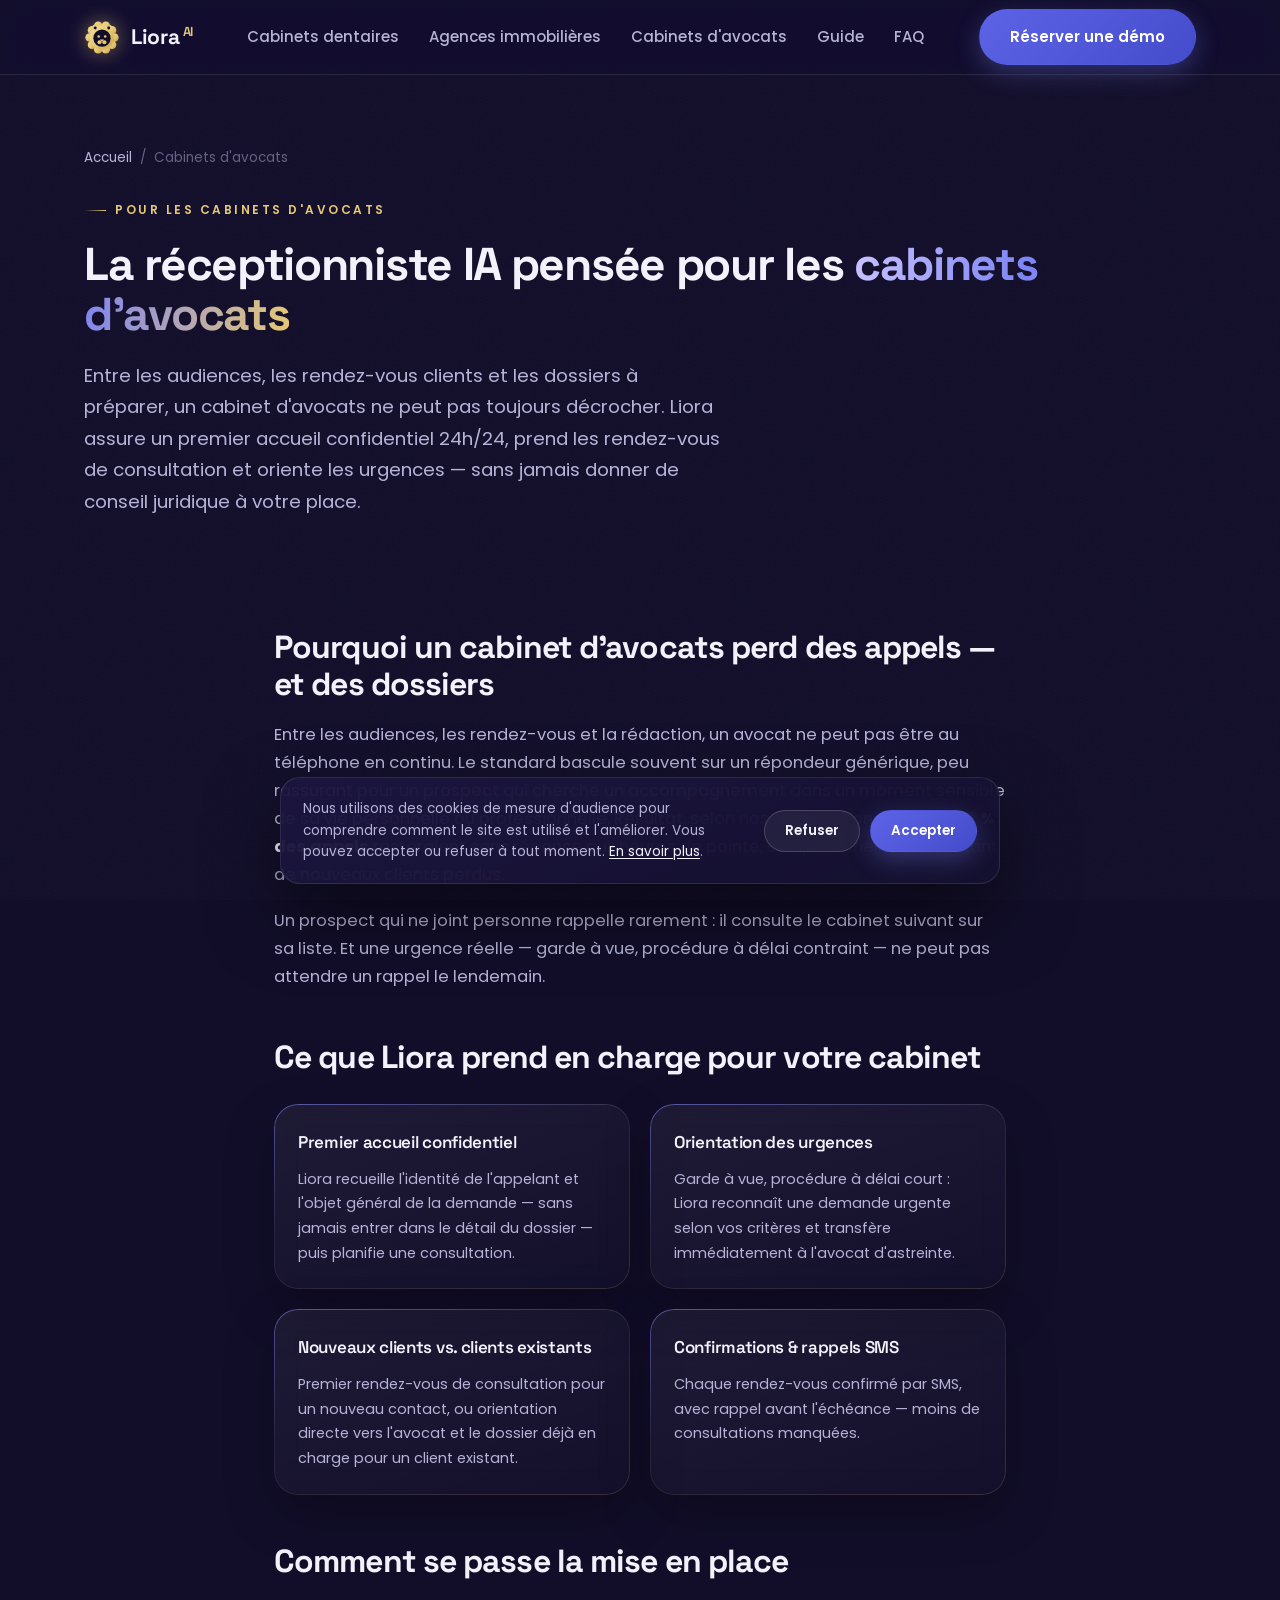
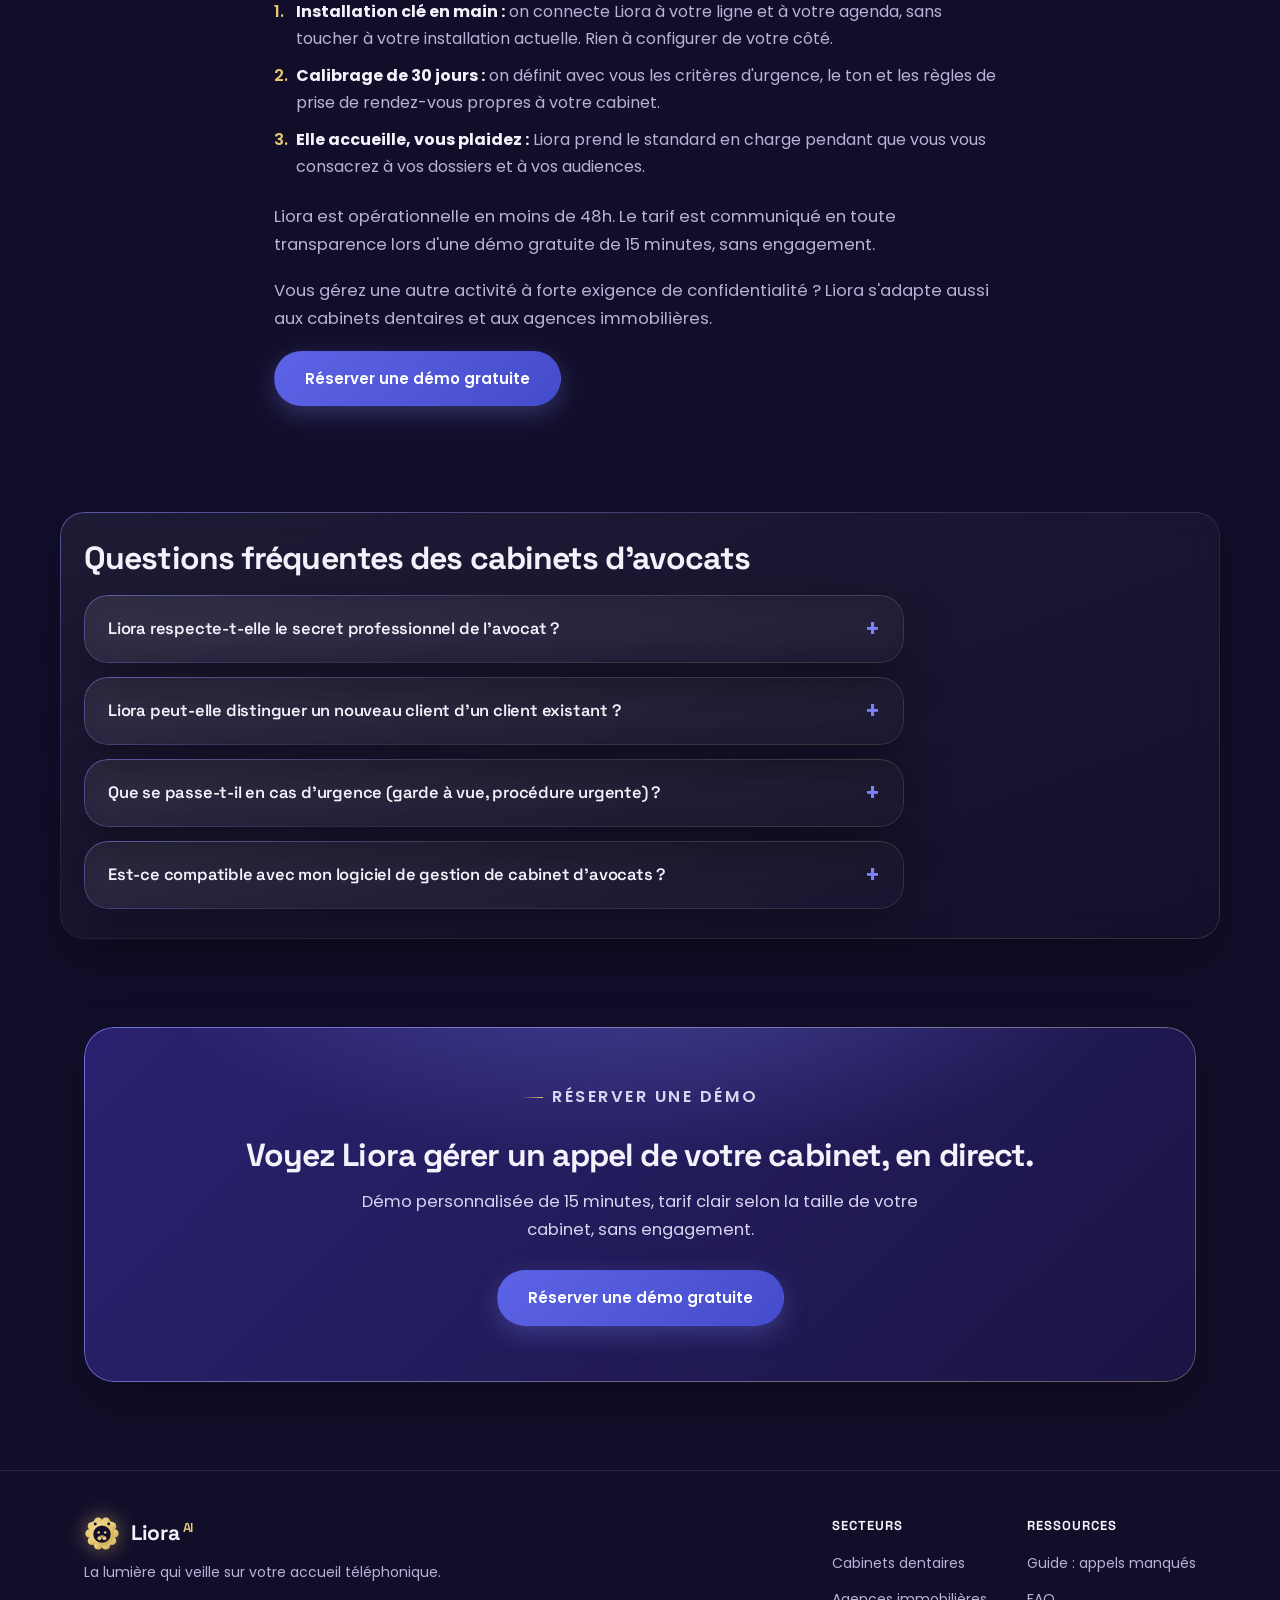
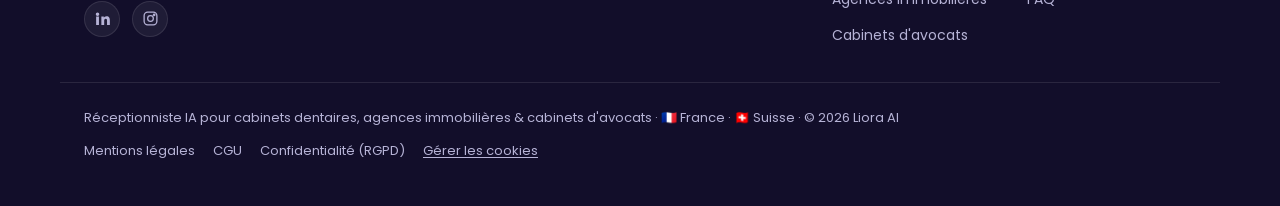
<file: pour-cabinets-avocats.html>
<!DOCTYPE html>
<html lang="fr">
<head>
<meta charset="UTF-8" />
<meta name="viewport" content="width=device-width, initial-scale=1.0" />
<title>Réceptionniste IA pour cabinet d'avocats — Liora AI</title>
<meta name="description" content="Réceptionniste téléphonique IA pour cabinet d'avocats : accueil confidentiel, prise de RDV de consultation 24h/24, orientation des urgences." />
<meta name="robots" content="index, follow, max-image-preview:large, max-snippet:-1, max-video-preview:-1" />

<meta property="og:type" content="website" />
<meta property="og:title" content="Réceptionniste IA pour cabinet d'avocats — Liora AI" />
<meta property="og:description" content="Réceptionniste téléphonique IA pour cabinet d'avocats : accueil confidentiel, prise de RDV de consultation 24h/24, orientation des urgences." />
<meta property="og:image" content="https://lioraai.fr/og-image.png" />
<meta property="og:image:type" content="image/png" />
<meta property="og:image:width" content="1200" />
<meta property="og:image:height" content="630" />
<meta property="og:site_name" content="Liora AI" />
<meta property="og:url" content="https://lioraai.fr/pour-cabinets-avocats.html" />
<meta property="og:locale" content="fr_FR" />

<meta name="twitter:card" content="summary_large_image" />
<meta name="twitter:title" content="Réceptionniste IA pour cabinet d'avocats — Liora AI" />
<meta name="twitter:description" content="Accueil confidentiel, prise de RDV de consultation 24h/24, orientation des urgences pour votre cabinet." />
<meta name="twitter:image" content="https://lioraai.fr/og-image.png" />

<link rel="canonical" href="https://lioraai.fr/pour-cabinets-avocats.html" />
<meta name="theme-color" content="#171232" />
<link rel="icon" type="image/svg+xml" href="favicon.svg" />
<link rel="apple-touch-icon" sizes="180x180" href="apple-touch-icon.png" />

<script type="application/ld+json">
{
  "@context": "https://schema.org",
  "@graph": [
    {
      "@type": "WebPage",
      "@id": "https://lioraai.fr/pour-cabinets-avocats.html#webpage",
      "url": "https://lioraai.fr/pour-cabinets-avocats.html",
      "name": "Réceptionniste IA pour cabinet d'avocats — Liora AI",
      "description": "Réceptionniste téléphonique IA pour cabinet d'avocats : accueil confidentiel, prise de RDV de consultation 24h/24, orientation des urgences.",
      "inLanguage": "fr",
      "datePublished": "2026-09-18",
      "dateModified": "2026-09-18",
      "isPartOf": { "@id": "https://lioraai.fr/#website" },
      "about": { "@id": "https://lioraai.fr/#organization" },
      "breadcrumb": { "@id": "https://lioraai.fr/pour-cabinets-avocats.html#breadcrumb" }
    },
    {
      "@type": "BreadcrumbList",
      "@id": "https://lioraai.fr/pour-cabinets-avocats.html#breadcrumb",
      "itemListElement": [
        { "@type": "ListItem", "position": 1, "name": "Accueil", "item": "https://lioraai.fr/" },
        { "@type": "ListItem", "position": 2, "name": "Cabinets d'avocats", "item": "https://lioraai.fr/pour-cabinets-avocats.html" }
      ]
    },
    {
      "@type": "FAQPage",
      "@id": "https://lioraai.fr/pour-cabinets-avocats.html#faq",
      "mainEntity": [
        {
          "@type": "Question",
          "name": "Liora respecte-t-elle le secret professionnel de l'avocat ?",
          "acceptedAnswer": {
            "@type": "Answer",
            "text": "Oui, c'est un prérequis absolu. Les échanges sont chiffrés, aucune information sur un dossier n'est demandée ni stockée au-delà de la prise de rendez-vous, et le traitement respecte le RGPD. Liora ne donne jamais de conseil juridique : elle oriente et planifie, rien de plus."
          }
        },
        {
          "@type": "Question",
          "name": "Liora peut-elle distinguer un nouveau client d'un client existant ?",
          "acceptedAnswer": {
            "@type": "Answer",
            "text": "Oui. Selon les règles définies avec votre cabinet, Liora adapte son accueil : premier rendez-vous de consultation pour un nouveau contact, ou transfert vers le dossier et l'avocat déjà en charge pour un client existant."
          }
        },
        {
          "@type": "Question",
          "name": "Que se passe-t-il en cas d'urgence (garde à vue, procédure urgente) ?",
          "acceptedAnswer": {
            "@type": "Answer",
            "text": "Liora identifie les demandes urgentes grâce aux critères définis avec votre cabinet et applique votre consigne : transfert immédiat vers l'avocat d'astreinte ou message prioritaire, sans faire attendre l'appelant."
          }
        },
        {
          "@type": "Question",
          "name": "Est-ce compatible avec mon logiciel de gestion de cabinet d'avocats ?",
          "acceptedAnswer": {
            "@type": "Answer",
            "text": "Liora se connecte à votre ligne téléphonique et à votre agenda. Le raccordement à votre outil de gestion (Secib, Kleos, agenda classique ou autre) est étudié au cas par cas lors de la démo, sans que vous ayez à changer votre installation actuelle."
          }
        }
      ]
    }
  ]
}
</script>

<link rel="preconnect" href="https://fonts.googleapis.com" />
<link rel="preconnect" href="https://fonts.gstatic.com" crossorigin />
<link href="https://fonts.googleapis.com/css2?family=Poppins:wght@400;500;600;700;800&family=Space+Grotesk:wght@500;600;700&display=swap" rel="stylesheet" />
<link rel="stylesheet" href="site.css" />
</head>
<body>

<a href="#main" class="skip-link">Aller au contenu principal</a>

<svg width="0" height="0" style="position:absolute" aria-hidden="true">
  <symbol id="lion" viewBox="0 0 64 64">
    <defs>
      <linearGradient id="goldgrad" x1="0" y1="0" x2="1" y2="1">
        <stop offset="0" stop-color="#f3dd9b" />
        <stop offset="0.5" stop-color="#e7c873" />
        <stop offset="1" stop-color="#c9a44f" />
      </linearGradient>
    </defs>
    <g fill="url(#goldgrad)">
      <circle cx="20" cy="16" r="6" /><circle cx="44" cy="16" r="6" />
      <circle cx="54.0" cy="33.0" r="7.6" /><circle cx="49.8" cy="45.9" r="7.6" />
      <circle cx="38.8" cy="53.9" r="7.6" /><circle cx="25.2" cy="53.9" r="7.6" />
      <circle cx="14.2" cy="45.9" r="7.6" /><circle cx="10.0" cy="33.0" r="7.6" />
      <circle cx="14.2" cy="20.1" r="7.6" /><circle cx="25.2" cy="12.1" r="7.6" />
      <circle cx="38.8" cy="12.1" r="7.6" /><circle cx="49.8" cy="20.1" r="7.6" />
      <circle cx="32" cy="33" r="22" />
    </g>
    <circle cx="32" cy="34" r="15.4" fill="#120e2a" />
    <circle cx="20" cy="16" r="2.6" fill="#120e2a" /><circle cx="44" cy="16" r="2.6" fill="#120e2a" />
    <g fill="url(#goldgrad)">
      <circle cx="26.2" cy="31" r="2.3" /><circle cx="37.8" cy="31" r="2.3" />
      <circle cx="27.6" cy="41.5" r="3.6" /><circle cx="36.4" cy="41.5" r="3.6" />
      <path d="M28.4 36.4 h7.2 l-3.6 4.4 z" />
    </g>
  </symbol>
</svg>

<header class="nav">
  <div class="container nav-inner">
    <a href="/" class="brand" aria-label="Liora AI — accueil">
      <svg class="logo" aria-hidden="true"><use href="#lion" /></svg>
      <span class="wordmark">Liora<span class="ai">AI</span></span>
    </a>
    <nav class="nav-links" id="nav-links" aria-label="Navigation principale">
      <a href="/pour-cabinets-dentaires.html">Cabinets dentaires</a>
      <a href="/pour-agences-immobilieres.html">Agences immobilières</a>
      <a href="/pour-cabinets-avocats.html">Cabinets d'avocats</a>
      <a href="/pourquoi-cabinet-dentaire-perd-patients-telephone.html">Guide</a>
      <a href="/#faq">FAQ</a>
    </nav>
    <div class="nav-right">
      <a href="https://calendar.app.google/Gmgc3J21GyVwhLgh6" class="btn btn-primary" target="_blank" rel="noopener noreferrer">Réserver une démo</a>
      <button type="button" class="nav-toggle" id="nav-toggle" aria-expanded="false" aria-controls="nav-links" aria-label="Ouvrir le menu">
        <span></span><span></span><span></span>
      </button>
    </div>
  </div>
</header>

<main id="main">
<section class="page-header">
  <div class="container">
    <div class="breadcrumb"><a href="/">Accueil</a> <span>/</span> <span>Cabinets d'avocats</span></div>
    <p class="kicker">Pour les cabinets d'avocats</p>
    <h1>La réceptionniste IA pensée pour les <span class="grad">cabinets d'avocats</span></h1>
    <p class="lead">Entre les audiences, les rendez-vous clients et les dossiers à préparer, un cabinet d'avocats ne peut pas toujours décrocher. Liora assure un premier accueil confidentiel 24h/24, prend les rendez-vous de consultation et oriente les urgences — sans jamais donner de conseil juridique à votre place.</p>
  </div>
</section>

<section>
  <div class="container prose">
    <h2>Pourquoi un cabinet d'avocats perd des appels — et des dossiers</h2>
    <p>Entre les audiences, les rendez-vous et la rédaction, un avocat ne peut pas être au téléphone en continu. Le standard bascule souvent sur un répondeur générique, peu rassurant pour un prospect qui cherche un accompagnement dans un moment sensible de sa vie personnelle ou professionnelle. Résultat, selon nos observations : jusqu'à <strong>62 % des appels</strong> resteraient sans réponse aux heures de pointe, soit potentiellement autant de nouveaux clients perdus.</p>
    <p>Un prospect qui ne joint personne rappelle rarement : il consulte le cabinet suivant sur sa liste. Et une urgence réelle — garde à vue, procédure à délai contraint — ne peut pas attendre un rappel le lendemain.</p>

    <h2>Ce que Liora prend en charge pour votre cabinet</h2>
    <div class="card-grid">
      <div class="mini-card glass">
        <h3>Premier accueil confidentiel</h3>
        <p>Liora recueille l'identité de l'appelant et l'objet général de la demande — sans jamais entrer dans le détail du dossier — puis planifie une consultation.</p>
      </div>
      <div class="mini-card glass">
        <h3>Orientation des urgences</h3>
        <p>Garde à vue, procédure à délai court : Liora reconnaît une demande urgente selon vos critères et transfère immédiatement à l'avocat d'astreinte.</p>
      </div>
      <div class="mini-card glass">
        <h3>Nouveaux clients vs. clients existants</h3>
        <p>Premier rendez-vous de consultation pour un nouveau contact, ou orientation directe vers l'avocat et le dossier déjà en charge pour un client existant.</p>
      </div>
      <div class="mini-card glass">
        <h3>Confirmations &amp; rappels SMS</h3>
        <p>Chaque rendez-vous confirmé par SMS, avec rappel avant l'échéance — moins de consultations manquées.</p>
      </div>
    </div>

    <h2>Comment se passe la mise en place</h2>
    <ol>
      <li><strong>Installation clé en main :</strong> on connecte Liora à votre ligne et à votre agenda, sans toucher à votre installation actuelle. Rien à configurer de votre côté.</li>
      <li><strong>Calibrage de 30 jours :</strong> on définit avec vous les critères d'urgence, le ton et les règles de prise de rendez-vous propres à votre cabinet.</li>
      <li><strong>Elle accueille, vous plaidez :</strong> Liora prend le standard en charge pendant que vous vous consacrez à vos dossiers et à vos audiences.</li>
    </ol>
    <p>Liora est opérationnelle en moins de 48h. Le tarif est communiqué en toute transparence lors d'une <a href="https://calendar.app.google/Gmgc3J21GyVwhLgh6" target="_blank" rel="noopener noreferrer">démo gratuite de 15 minutes</a>, sans engagement.</p>
    <p>Vous gérez une autre activité à forte exigence de confidentialité ? Liora s'adapte aussi aux <a href="/pour-cabinets-dentaires.html">cabinets dentaires</a> et aux <a href="/pour-agences-immobilieres.html">agences immobilières</a>.</p>
    <p style="margin-top:8px;"><a href="https://calendar.app.google/Gmgc3J21GyVwhLgh6" class="btn btn-primary" target="_blank" rel="noopener noreferrer">Réserver une démo gratuite</a></p>
  </div>
</section>

<section class="glass" style="max-width:var(--container); margin-inline:auto; border-radius:var(--r-card); padding:8px 0;">
  <div class="container" style="padding-block:8px;">
    <div class="faq">
      <h2 style="margin-top:12px;">Questions fréquentes des cabinets d'avocats</h2>
      <details class="glass">
        <summary>Liora respecte-t-elle le secret professionnel de l'avocat ? <span class="chev">+</span></summary>
        <div class="answer">Oui, c'est un prérequis absolu. Les échanges sont chiffrés, aucune information sur un dossier n'est demandée ni stockée au-delà de la prise de rendez-vous, et le traitement respecte le RGPD. Liora ne donne jamais de conseil juridique : elle oriente et planifie, rien de plus.</div>
      </details>
      <details class="glass">
        <summary>Liora peut-elle distinguer un nouveau client d'un client existant ? <span class="chev">+</span></summary>
        <div class="answer">Oui. Selon les règles définies avec votre cabinet, Liora adapte son accueil : premier rendez-vous de consultation pour un nouveau contact, ou transfert vers le dossier et l'avocat déjà en charge pour un client existant.</div>
      </details>
      <details class="glass">
        <summary>Que se passe-t-il en cas d'urgence (garde à vue, procédure urgente) ? <span class="chev">+</span></summary>
        <div class="answer">Liora identifie les demandes urgentes grâce aux critères définis avec votre cabinet et applique votre consigne : transfert immédiat vers l'avocat d'astreinte ou message prioritaire, sans faire attendre l'appelant.</div>
      </details>
      <details class="glass">
        <summary>Est-ce compatible avec mon logiciel de gestion de cabinet d'avocats ? <span class="chev">+</span></summary>
        <div class="answer">Liora se connecte à votre ligne téléphonique et à votre agenda. Le raccordement à votre outil de gestion (Secib, Kleos, agenda classique ou autre) est étudié au cas par cas lors de la démo, sans que vous ayez à changer votre installation actuelle.</div>
      </details>
    </div>
  </div>
</section>

<section>
  <div class="container">
    <div class="cta-band glass">
      <p class="kicker" style="justify-content:center;display:flex;">Réserver une démo</p>
      <h2>Voyez Liora gérer un appel de votre cabinet, en direct.</h2>
      <p>Démo personnalisée de 15 minutes, tarif clair selon la taille de votre cabinet, sans engagement.</p>
      <a href="https://calendar.app.google/Gmgc3J21GyVwhLgh6" class="btn btn-primary" target="_blank" rel="noopener noreferrer">Réserver une démo gratuite</a>
    </div>
  </div>
</section>
</main>

<div id="cookie-banner" class="cookie-banner" role="dialog" aria-live="polite" aria-label="Gestion des cookies" hidden>
  <p>Nous utilisons des cookies de mesure d'audience pour comprendre comment le site est utilisé et l'améliorer. Vous pouvez accepter ou refuser à tout moment. <a href="/rgpd.html">En savoir plus</a>.</p>
  <div class="cookie-banner-actions">
    <button type="button" class="btn btn-ghost" id="cookie-refuse">Refuser</button>
    <button type="button" class="btn btn-primary" id="cookie-accept">Accepter</button>
  </div>
</div>

<footer>
  <div class="container footer-inner">
    <div class="footer-brand">
      <a href="/" class="brand" aria-label="Liora AI">
        <svg class="logo" aria-hidden="true"><use href="#lion" /></svg>
        <span class="wordmark">Liora<span class="ai">AI</span></span>
      </a>
      <p class="tag">La lumière qui veille sur votre accueil téléphonique.</p>
      <div class="footer-social" aria-label="Réseaux sociaux Liora AI">
        <a href="#" aria-label="Liora AI sur LinkedIn" title="LinkedIn (lien à configurer)">
          <svg viewBox="0 0 24 24" fill="currentColor" aria-hidden="true"><path d="M4.98 3.5a2.5 2.5 0 1 1 0 5 2.5 2.5 0 0 1 0-5zM3 9h4v12H3V9zm7 0h3.8v1.7h.05c.53-1 1.83-2.05 3.77-2.05 4.03 0 4.78 2.65 4.78 6.1V21h-4v-5.6c0-1.34-.02-3.06-1.87-3.06-1.87 0-2.15 1.46-2.15 2.96V21h-4V9z"/></svg>
        </a>
        <a href="#" aria-label="Liora AI sur Instagram" title="Instagram (lien à configurer)">
          <svg viewBox="0 0 24 24" fill="none" stroke="currentColor" stroke-width="1.8" aria-hidden="true"><rect x="3" y="3" width="18" height="18" rx="5"/><circle cx="12" cy="12" r="4"/><circle cx="17.2" cy="6.8" r="1"/></svg>
        </a>
      </div>
    </div>
    <div class="footer-links">
      <div>
        <h4>Secteurs</h4>
        <ul>
          <li><a href="/pour-cabinets-dentaires.html">Cabinets dentaires</a></li>
          <li><a href="/pour-agences-immobilieres.html">Agences immobilières</a></li>
          <li><a href="/pour-cabinets-avocats.html">Cabinets d'avocats</a></li>
        </ul>
      </div>
      <div>
        <h4>Ressources</h4>
        <ul>
          <li><a href="/pourquoi-cabinet-dentaire-perd-patients-telephone.html">Guide : appels manqués</a></li>
          <li><a href="/#faq">FAQ</a></li>
        </ul>
      </div>
    </div>
  </div>
  <div class="container footer-bottom">
    Réceptionniste IA pour cabinets dentaires, agences immobilières &amp; cabinets d'avocats · 🇫🇷 France · 🇨🇭 Suisse · © 2026 Liora AI
    <div class="footer-legal">
      <a href="/mentions-legales.html">Mentions légales</a>
      <a href="/cgu.html">CGU</a>
      <a href="/rgpd.html">Confidentialité (RGPD)</a>
      <button type="button" id="manage-cookies">Gérer les cookies</button>
    </div>
  </div>
</footer>

<script src="/consent.js" defer></script>
</body>
</html>
</file>
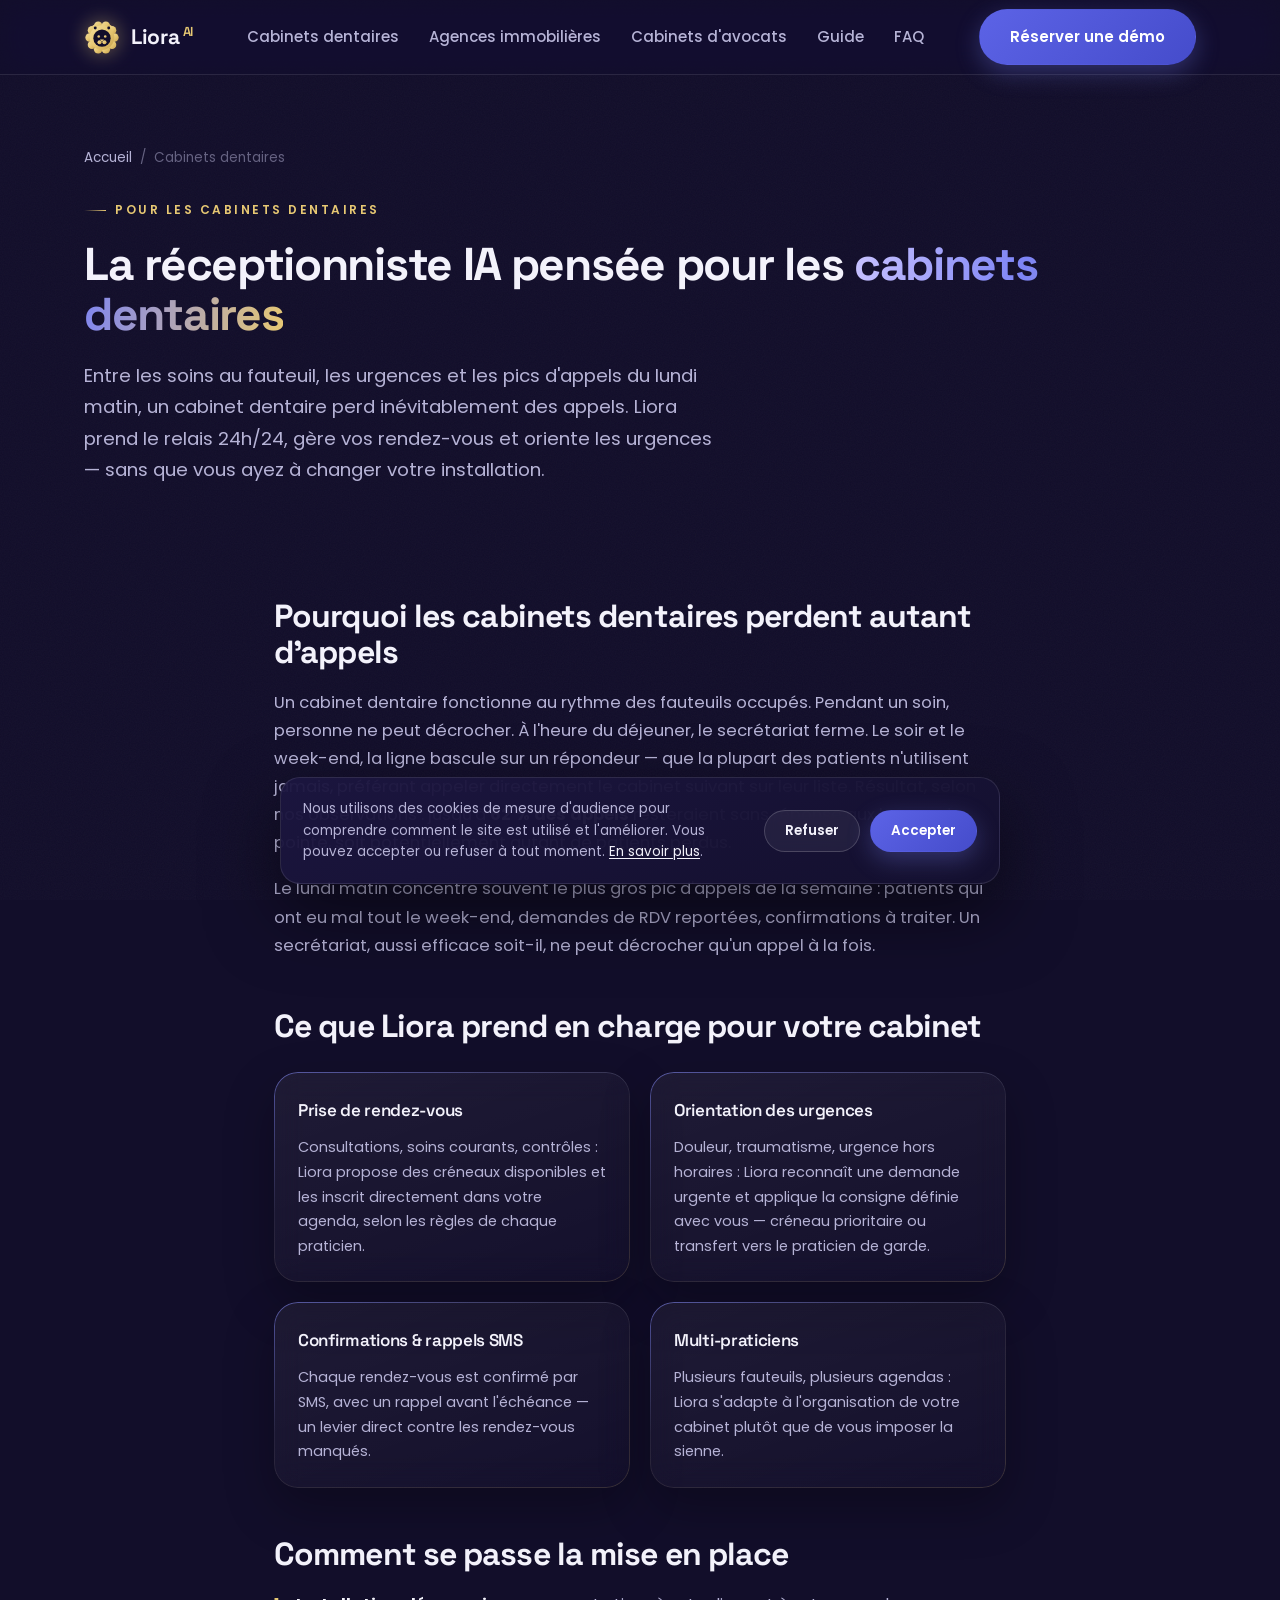
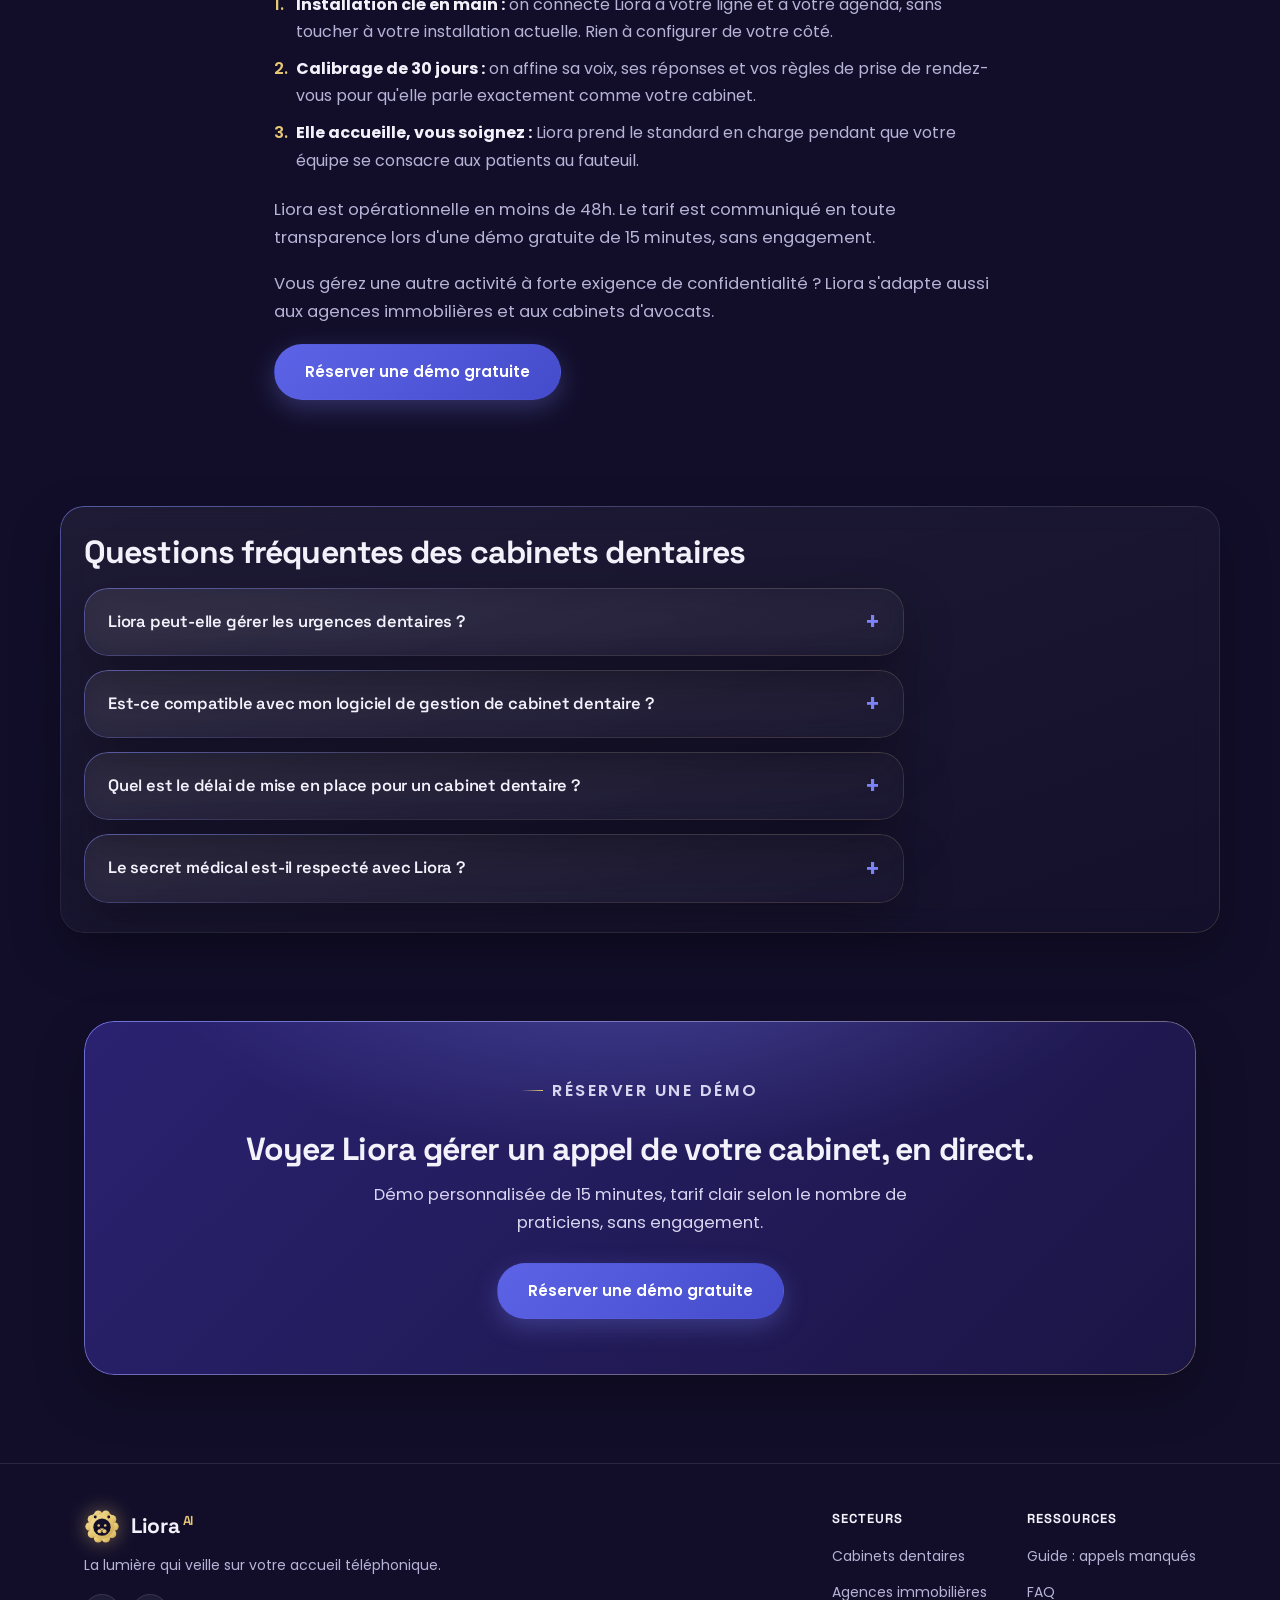
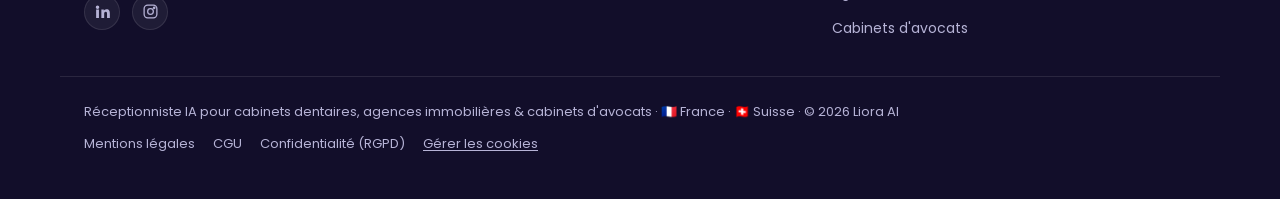
<file: pour-cabinets-dentaires.html>
<!DOCTYPE html>
<html lang="fr">
<head>
<meta charset="UTF-8" />
<meta name="viewport" content="width=device-width, initial-scale=1.0" />
<title>Réceptionniste IA pour cabinet dentaire — Liora AI</title>
<meta name="description" content="Réceptionniste téléphonique IA pour cabinet dentaire : répond 24h/24, gère les RDV et oriente les urgences. Opérationnelle en moins de 48h." />
<meta name="robots" content="index, follow, max-image-preview:large, max-snippet:-1, max-video-preview:-1" />

<meta property="og:type" content="website" />
<meta property="og:title" content="Réceptionniste IA pour cabinet dentaire — Liora AI" />
<meta property="og:description" content="Réceptionniste téléphonique IA pour cabinet dentaire : répond 24h/24, gère les RDV et oriente les urgences. Opérationnelle en moins de 48h." />
<meta property="og:image" content="https://lioraai.fr/og-image.png" />
<meta property="og:image:type" content="image/png" />
<meta property="og:image:width" content="1200" />
<meta property="og:image:height" content="630" />
<meta property="og:site_name" content="Liora AI" />
<meta property="og:url" content="https://lioraai.fr/pour-cabinets-dentaires.html" />
<meta property="og:locale" content="fr_FR" />

<meta name="twitter:card" content="summary_large_image" />
<meta name="twitter:title" content="Réceptionniste IA pour cabinet dentaire — Liora AI" />
<meta name="twitter:description" content="Répond 24h/24 aux patients, gère les RDV et oriente les urgences dentaires. Opérationnelle en moins de 48h." />
<meta name="twitter:image" content="https://lioraai.fr/og-image.png" />

<link rel="canonical" href="https://lioraai.fr/pour-cabinets-dentaires.html" />
<meta name="theme-color" content="#171232" />
<link rel="icon" type="image/svg+xml" href="favicon.svg" />
<link rel="apple-touch-icon" sizes="180x180" href="apple-touch-icon.png" />

<script type="application/ld+json">
{
  "@context": "https://schema.org",
  "@graph": [
    {
      "@type": "WebPage",
      "@id": "https://lioraai.fr/pour-cabinets-dentaires.html#webpage",
      "url": "https://lioraai.fr/pour-cabinets-dentaires.html",
      "name": "Réceptionniste IA pour cabinet dentaire — Liora AI",
      "description": "Réceptionniste téléphonique IA pour cabinet dentaire : répond 24h/24, gère les RDV et oriente les urgences. Opérationnelle en moins de 48h.",
      "inLanguage": "fr",
      "datePublished": "2026-09-08",
      "dateModified": "2026-09-18",
      "isPartOf": { "@id": "https://lioraai.fr/#website" },
      "about": { "@id": "https://lioraai.fr/#organization" },
      "breadcrumb": { "@id": "https://lioraai.fr/pour-cabinets-dentaires.html#breadcrumb" }
    },
    {
      "@type": "BreadcrumbList",
      "@id": "https://lioraai.fr/pour-cabinets-dentaires.html#breadcrumb",
      "itemListElement": [
        { "@type": "ListItem", "position": 1, "name": "Accueil", "item": "https://lioraai.fr/" },
        { "@type": "ListItem", "position": 2, "name": "Cabinets dentaires", "item": "https://lioraai.fr/pour-cabinets-dentaires.html" }
      ]
    },
    {
      "@type": "FAQPage",
      "@id": "https://lioraai.fr/pour-cabinets-dentaires.html#faq",
      "mainEntity": [
        {
          "@type": "Question",
          "name": "Liora peut-elle gérer les urgences dentaires ?",
          "acceptedAnswer": {
            "@type": "Answer",
            "text": "Oui. Liora identifie les demandes urgentes (douleur, traumatisme) grâce aux règles définies avec votre cabinet, et priorise leur prise en charge : proposition d'un créneau rapide si disponible, ou transfert immédiat vers le praticien de garde selon vos consignes."
          }
        },
        {
          "@type": "Question",
          "name": "Est-ce compatible avec mon logiciel de gestion de cabinet dentaire ?",
          "acceptedAnswer": {
            "@type": "Answer",
            "text": "Liora se connecte à votre ligne téléphonique et à votre agenda. Le raccordement à votre outil de gestion (Doctolib, agenda classique ou autre) est étudié au cas par cas lors de la démo, sans que vous ayez à changer votre installation actuelle."
          }
        },
        {
          "@type": "Question",
          "name": "Quel est le délai de mise en place pour un cabinet dentaire ?",
          "acceptedAnswer": {
            "@type": "Answer",
            "text": "Liora est opérationnelle en moins de 48h. Suit une période de calibrage de 30 jours pendant laquelle on affine ses réponses selon vos praticiens, vos créneaux et les spécificités de votre cabinet."
          }
        },
        {
          "@type": "Question",
          "name": "Le secret médical est-il respecté avec Liora ?",
          "acceptedAnswer": {
            "@type": "Answer",
            "text": "Oui, c'est un prérequis. Les échanges sont chiffrés, aucune donnée médicale n'est stockée inutilement, et le traitement respecte le RGPD. Liora se limite à la prise de rendez-vous et à l'orientation des appels, jamais au conseil médical."
          }
        }
      ]
    }
  ]
}
</script>

<link rel="preconnect" href="https://fonts.googleapis.com" />
<link rel="preconnect" href="https://fonts.gstatic.com" crossorigin />
<link href="https://fonts.googleapis.com/css2?family=Poppins:wght@400;500;600;700;800&family=Space+Grotesk:wght@500;600;700&display=swap" rel="stylesheet" />
<link rel="stylesheet" href="site.css" />
</head>
<body>

<a href="#main" class="skip-link">Aller au contenu principal</a>

<svg width="0" height="0" style="position:absolute" aria-hidden="true">
  <symbol id="lion" viewBox="0 0 64 64">
    <defs>
      <linearGradient id="goldgrad" x1="0" y1="0" x2="1" y2="1">
        <stop offset="0" stop-color="#f3dd9b" />
        <stop offset="0.5" stop-color="#e7c873" />
        <stop offset="1" stop-color="#c9a44f" />
      </linearGradient>
    </defs>
    <g fill="url(#goldgrad)">
      <circle cx="20" cy="16" r="6" /><circle cx="44" cy="16" r="6" />
      <circle cx="54.0" cy="33.0" r="7.6" /><circle cx="49.8" cy="45.9" r="7.6" />
      <circle cx="38.8" cy="53.9" r="7.6" /><circle cx="25.2" cy="53.9" r="7.6" />
      <circle cx="14.2" cy="45.9" r="7.6" /><circle cx="10.0" cy="33.0" r="7.6" />
      <circle cx="14.2" cy="20.1" r="7.6" /><circle cx="25.2" cy="12.1" r="7.6" />
      <circle cx="38.8" cy="12.1" r="7.6" /><circle cx="49.8" cy="20.1" r="7.6" />
      <circle cx="32" cy="33" r="22" />
    </g>
    <circle cx="32" cy="34" r="15.4" fill="#120e2a" />
    <circle cx="20" cy="16" r="2.6" fill="#120e2a" /><circle cx="44" cy="16" r="2.6" fill="#120e2a" />
    <g fill="url(#goldgrad)">
      <circle cx="26.2" cy="31" r="2.3" /><circle cx="37.8" cy="31" r="2.3" />
      <circle cx="27.6" cy="41.5" r="3.6" /><circle cx="36.4" cy="41.5" r="3.6" />
      <path d="M28.4 36.4 h7.2 l-3.6 4.4 z" />
    </g>
  </symbol>
</svg>

<header class="nav">
  <div class="container nav-inner">
    <a href="/" class="brand" aria-label="Liora AI — accueil">
      <svg class="logo" aria-hidden="true"><use href="#lion" /></svg>
      <span class="wordmark">Liora<span class="ai">AI</span></span>
    </a>
    <nav class="nav-links" id="nav-links" aria-label="Navigation principale">
      <a href="/pour-cabinets-dentaires.html">Cabinets dentaires</a>
      <a href="/pour-agences-immobilieres.html">Agences immobilières</a>
      <a href="/pour-cabinets-avocats.html">Cabinets d'avocats</a>
      <a href="/pourquoi-cabinet-dentaire-perd-patients-telephone.html">Guide</a>
      <a href="/#faq">FAQ</a>
    </nav>
    <div class="nav-right">
      <a href="https://calendar.app.google/Gmgc3J21GyVwhLgh6" class="btn btn-primary" target="_blank" rel="noopener noreferrer">Réserver une démo</a>
      <button type="button" class="nav-toggle" id="nav-toggle" aria-expanded="false" aria-controls="nav-links" aria-label="Ouvrir le menu">
        <span></span><span></span><span></span>
      </button>
    </div>
  </div>
</header>

<main id="main">
<section class="page-header">
  <div class="container">
    <div class="breadcrumb"><a href="/">Accueil</a> <span>/</span> <span>Cabinets dentaires</span></div>
    <p class="kicker">Pour les cabinets dentaires</p>
    <h1>La réceptionniste IA pensée pour les <span class="grad">cabinets dentaires</span></h1>
    <p class="lead">Entre les soins au fauteuil, les urgences et les pics d'appels du lundi matin, un cabinet dentaire perd inévitablement des appels. Liora prend le relais 24h/24, gère vos rendez-vous et oriente les urgences — sans que vous ayez à changer votre installation.</p>
  </div>
</section>

<section>
  <div class="container prose">
    <h2>Pourquoi les cabinets dentaires perdent autant d'appels</h2>
    <p>Un cabinet dentaire fonctionne au rythme des fauteuils occupés. Pendant un soin, personne ne peut décrocher. À l'heure du déjeuner, le secrétariat ferme. Le soir et le week-end, la ligne bascule sur un répondeur — que la plupart des patients n'utilisent jamais, préférant appeler directement le cabinet suivant sur leur liste. Résultat, selon nos observations : jusqu'à <strong>62 % des appels</strong> resteraient sans réponse aux heures de pointe, soit potentiellement autant de patients perdus.</p>
    <p>Le lundi matin concentre souvent le plus gros pic d'appels de la semaine : patients qui ont eu mal tout le week-end, demandes de RDV reportées, confirmations à traiter. Un secrétariat, aussi efficace soit-il, ne peut décrocher qu'un appel à la fois.</p>

    <h2>Ce que Liora prend en charge pour votre cabinet</h2>
    <div class="card-grid">
      <div class="mini-card glass">
        <h3>Prise de rendez-vous</h3>
        <p>Consultations, soins courants, contrôles : Liora propose des créneaux disponibles et les inscrit directement dans votre agenda, selon les règles de chaque praticien.</p>
      </div>
      <div class="mini-card glass">
        <h3>Orientation des urgences</h3>
        <p>Douleur, traumatisme, urgence hors horaires : Liora reconnaît une demande urgente et applique la consigne définie avec vous — créneau prioritaire ou transfert vers le praticien de garde.</p>
      </div>
      <div class="mini-card glass">
        <h3>Confirmations &amp; rappels SMS</h3>
        <p>Chaque rendez-vous est confirmé par SMS, avec un rappel avant l'échéance — un levier direct contre les rendez-vous manqués.</p>
      </div>
      <div class="mini-card glass">
        <h3>Multi-praticiens</h3>
        <p>Plusieurs fauteuils, plusieurs agendas : Liora s'adapte à l'organisation de votre cabinet plutôt que de vous imposer la sienne.</p>
      </div>
    </div>

    <h2>Comment se passe la mise en place</h2>
    <ol>
      <li><strong>Installation clé en main :</strong> on connecte Liora à votre ligne et à votre agenda, sans toucher à votre installation actuelle. Rien à configurer de votre côté.</li>
      <li><strong>Calibrage de 30 jours :</strong> on affine sa voix, ses réponses et vos règles de prise de rendez-vous pour qu'elle parle exactement comme votre cabinet.</li>
      <li><strong>Elle accueille, vous soignez :</strong> Liora prend le standard en charge pendant que votre équipe se consacre aux patients au fauteuil.</li>
    </ol>
    <p>Liora est opérationnelle en moins de 48h. Le tarif est communiqué en toute transparence lors d'une <a href="https://calendar.app.google/Gmgc3J21GyVwhLgh6" target="_blank" rel="noopener noreferrer">démo gratuite de 15 minutes</a>, sans engagement.</p>
    <p>Vous gérez une autre activité à forte exigence de confidentialité ? Liora s'adapte aussi aux <a href="/pour-agences-immobilieres.html">agences immobilières</a> et aux <a href="/pour-cabinets-avocats.html">cabinets d'avocats</a>.</p>
    <p style="margin-top:8px;"><a href="https://calendar.app.google/Gmgc3J21GyVwhLgh6" class="btn btn-primary" target="_blank" rel="noopener noreferrer">Réserver une démo gratuite</a></p>
  </div>
</section>

<section class="glass" style="max-width:var(--container); margin-inline:auto; border-radius:var(--r-card); padding:8px 0;">
  <div class="container" style="padding-block:8px;">
    <div class="faq">
      <h2 style="margin-top:12px;">Questions fréquentes des cabinets dentaires</h2>
      <details class="glass">
        <summary>Liora peut-elle gérer les urgences dentaires ? <span class="chev">+</span></summary>
        <div class="answer">Oui. Liora identifie les demandes urgentes (douleur, traumatisme) grâce aux règles définies avec votre cabinet, et priorise leur prise en charge : proposition d'un créneau rapide si disponible, ou transfert immédiat vers le praticien de garde selon vos consignes.</div>
      </details>
      <details class="glass">
        <summary>Est-ce compatible avec mon logiciel de gestion de cabinet dentaire ? <span class="chev">+</span></summary>
        <div class="answer">Liora se connecte à votre ligne téléphonique et à votre agenda. Le raccordement à votre outil de gestion (Doctolib, agenda classique ou autre) est étudié au cas par cas lors de la démo, sans que vous ayez à changer votre installation actuelle.</div>
      </details>
      <details class="glass">
        <summary>Quel est le délai de mise en place pour un cabinet dentaire ? <span class="chev">+</span></summary>
        <div class="answer">Liora est opérationnelle en moins de 48h. Suit une période de calibrage de 30 jours pendant laquelle on affine ses réponses selon vos praticiens, vos créneaux et les spécificités de votre cabinet.</div>
      </details>
      <details class="glass">
        <summary>Le secret médical est-il respecté avec Liora ? <span class="chev">+</span></summary>
        <div class="answer">Oui, c'est un prérequis. Les échanges sont chiffrés, aucune donnée médicale n'est stockée inutilement, et le traitement respecte le RGPD. Liora se limite à la prise de rendez-vous et à l'orientation des appels, jamais au conseil médical.</div>
      </details>
    </div>
  </div>
</section>

<section>
  <div class="container">
    <div class="cta-band glass">
      <p class="kicker" style="justify-content:center;display:flex;">Réserver une démo</p>
      <h2>Voyez Liora gérer un appel de votre cabinet, en direct.</h2>
      <p>Démo personnalisée de 15 minutes, tarif clair selon le nombre de praticiens, sans engagement.</p>
      <a href="https://calendar.app.google/Gmgc3J21GyVwhLgh6" class="btn btn-primary" target="_blank" rel="noopener noreferrer">Réserver une démo gratuite</a>
    </div>
  </div>
</section>
</main>

<div id="cookie-banner" class="cookie-banner" role="dialog" aria-live="polite" aria-label="Gestion des cookies" hidden>
  <p>Nous utilisons des cookies de mesure d'audience pour comprendre comment le site est utilisé et l'améliorer. Vous pouvez accepter ou refuser à tout moment. <a href="/rgpd.html">En savoir plus</a>.</p>
  <div class="cookie-banner-actions">
    <button type="button" class="btn btn-ghost" id="cookie-refuse">Refuser</button>
    <button type="button" class="btn btn-primary" id="cookie-accept">Accepter</button>
  </div>
</div>

<footer>
  <div class="container footer-inner">
    <div class="footer-brand">
      <a href="/" class="brand" aria-label="Liora AI">
        <svg class="logo" aria-hidden="true"><use href="#lion" /></svg>
        <span class="wordmark">Liora<span class="ai">AI</span></span>
      </a>
      <p class="tag">La lumière qui veille sur votre accueil téléphonique.</p>
      <div class="footer-social" aria-label="Réseaux sociaux Liora AI">
        <a href="#" aria-label="Liora AI sur LinkedIn" title="LinkedIn (lien à configurer)">
          <svg viewBox="0 0 24 24" fill="currentColor" aria-hidden="true"><path d="M4.98 3.5a2.5 2.5 0 1 1 0 5 2.5 2.5 0 0 1 0-5zM3 9h4v12H3V9zm7 0h3.8v1.7h.05c.53-1 1.83-2.05 3.77-2.05 4.03 0 4.78 2.65 4.78 6.1V21h-4v-5.6c0-1.34-.02-3.06-1.87-3.06-1.87 0-2.15 1.46-2.15 2.96V21h-4V9z"/></svg>
        </a>
        <a href="#" aria-label="Liora AI sur Instagram" title="Instagram (lien à configurer)">
          <svg viewBox="0 0 24 24" fill="none" stroke="currentColor" stroke-width="1.8" aria-hidden="true"><rect x="3" y="3" width="18" height="18" rx="5"/><circle cx="12" cy="12" r="4"/><circle cx="17.2" cy="6.8" r="1"/></svg>
        </a>
      </div>
    </div>
    <div class="footer-links">
      <div>
        <h4>Secteurs</h4>
        <ul>
          <li><a href="/pour-cabinets-dentaires.html">Cabinets dentaires</a></li>
          <li><a href="/pour-agences-immobilieres.html">Agences immobilières</a></li>
          <li><a href="/pour-cabinets-avocats.html">Cabinets d'avocats</a></li>
        </ul>
      </div>
      <div>
        <h4>Ressources</h4>
        <ul>
          <li><a href="/pourquoi-cabinet-dentaire-perd-patients-telephone.html">Guide : appels manqués</a></li>
          <li><a href="/#faq">FAQ</a></li>
        </ul>
      </div>
    </div>
  </div>
  <div class="container footer-bottom">
    Réceptionniste IA pour cabinets dentaires, agences immobilières &amp; cabinets d'avocats · 🇫🇷 France · 🇨🇭 Suisse · © 2026 Liora AI
    <div class="footer-legal">
      <a href="/mentions-legales.html">Mentions légales</a>
      <a href="/cgu.html">CGU</a>
      <a href="/rgpd.html">Confidentialité (RGPD)</a>
      <button type="button" id="manage-cookies">Gérer les cookies</button>
    </div>
  </div>
</footer>

<script src="/consent.js" defer></script>
</body>
</html>
</file>
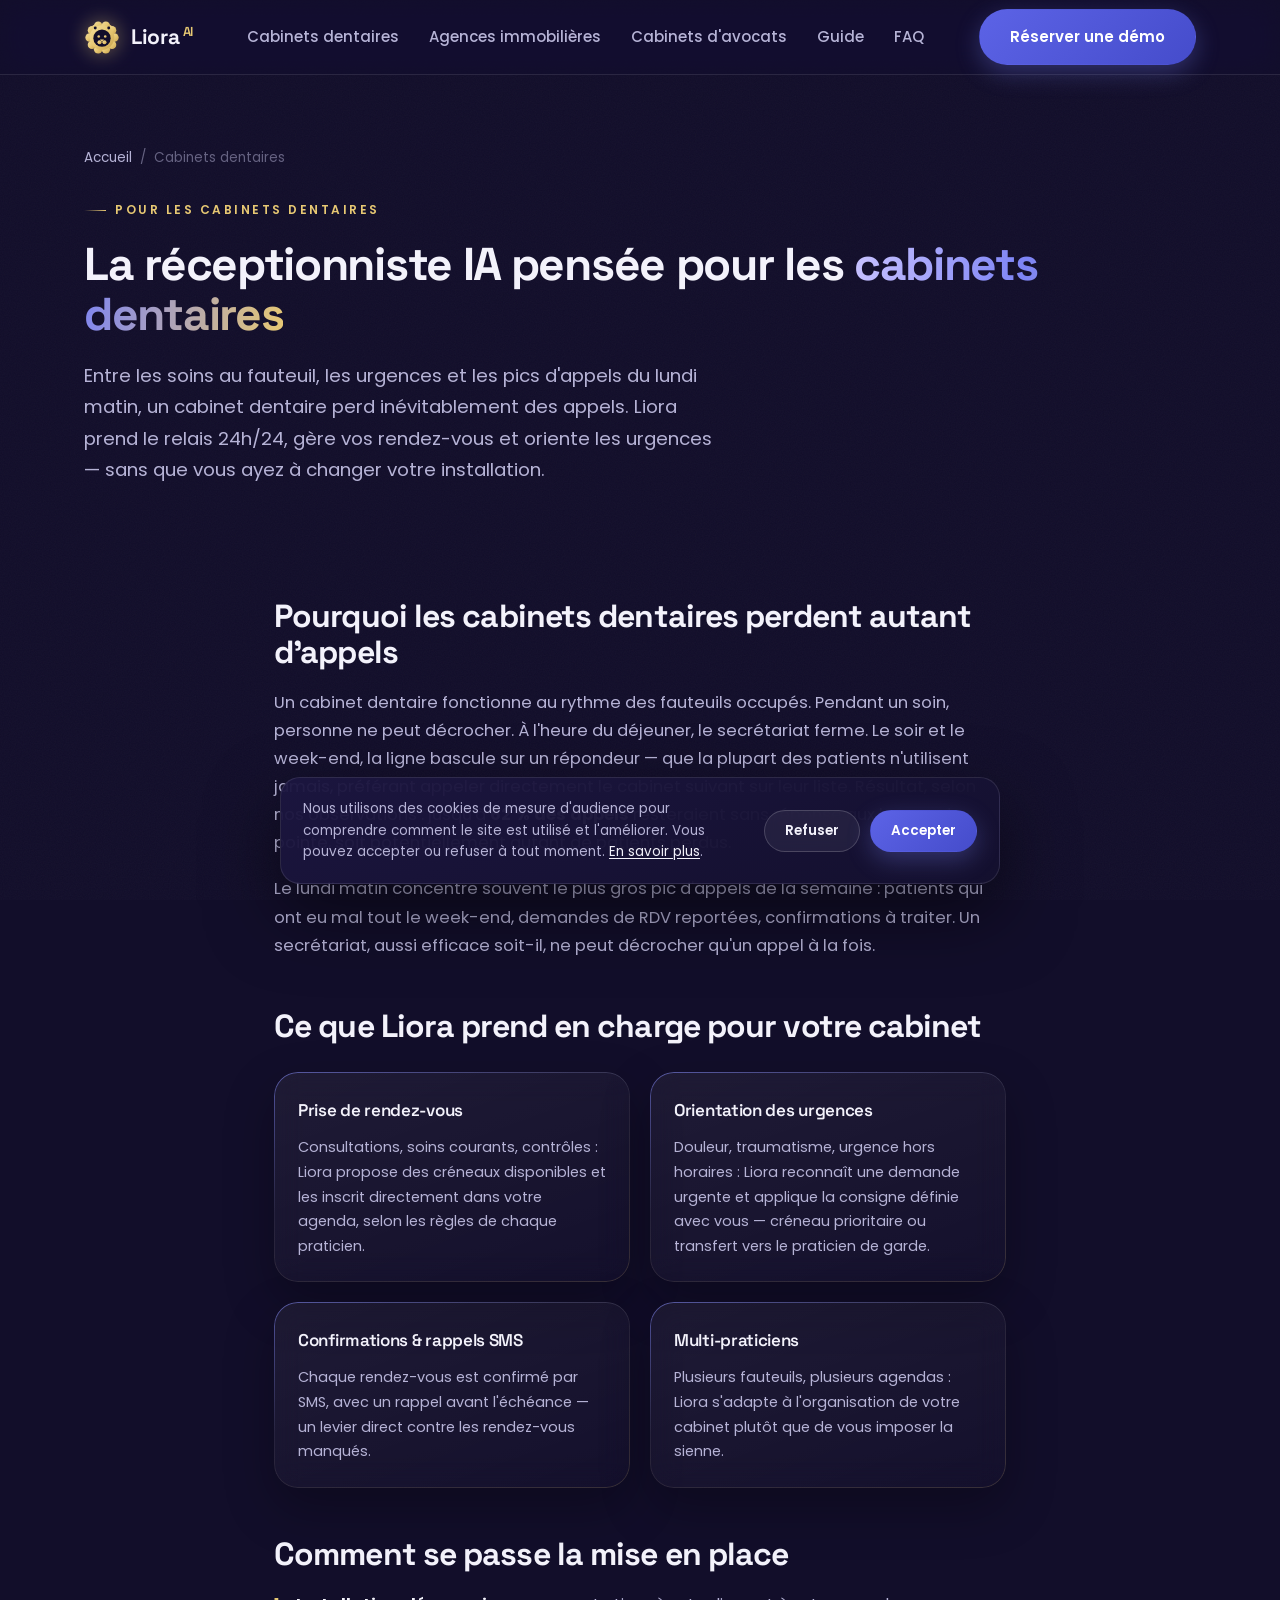
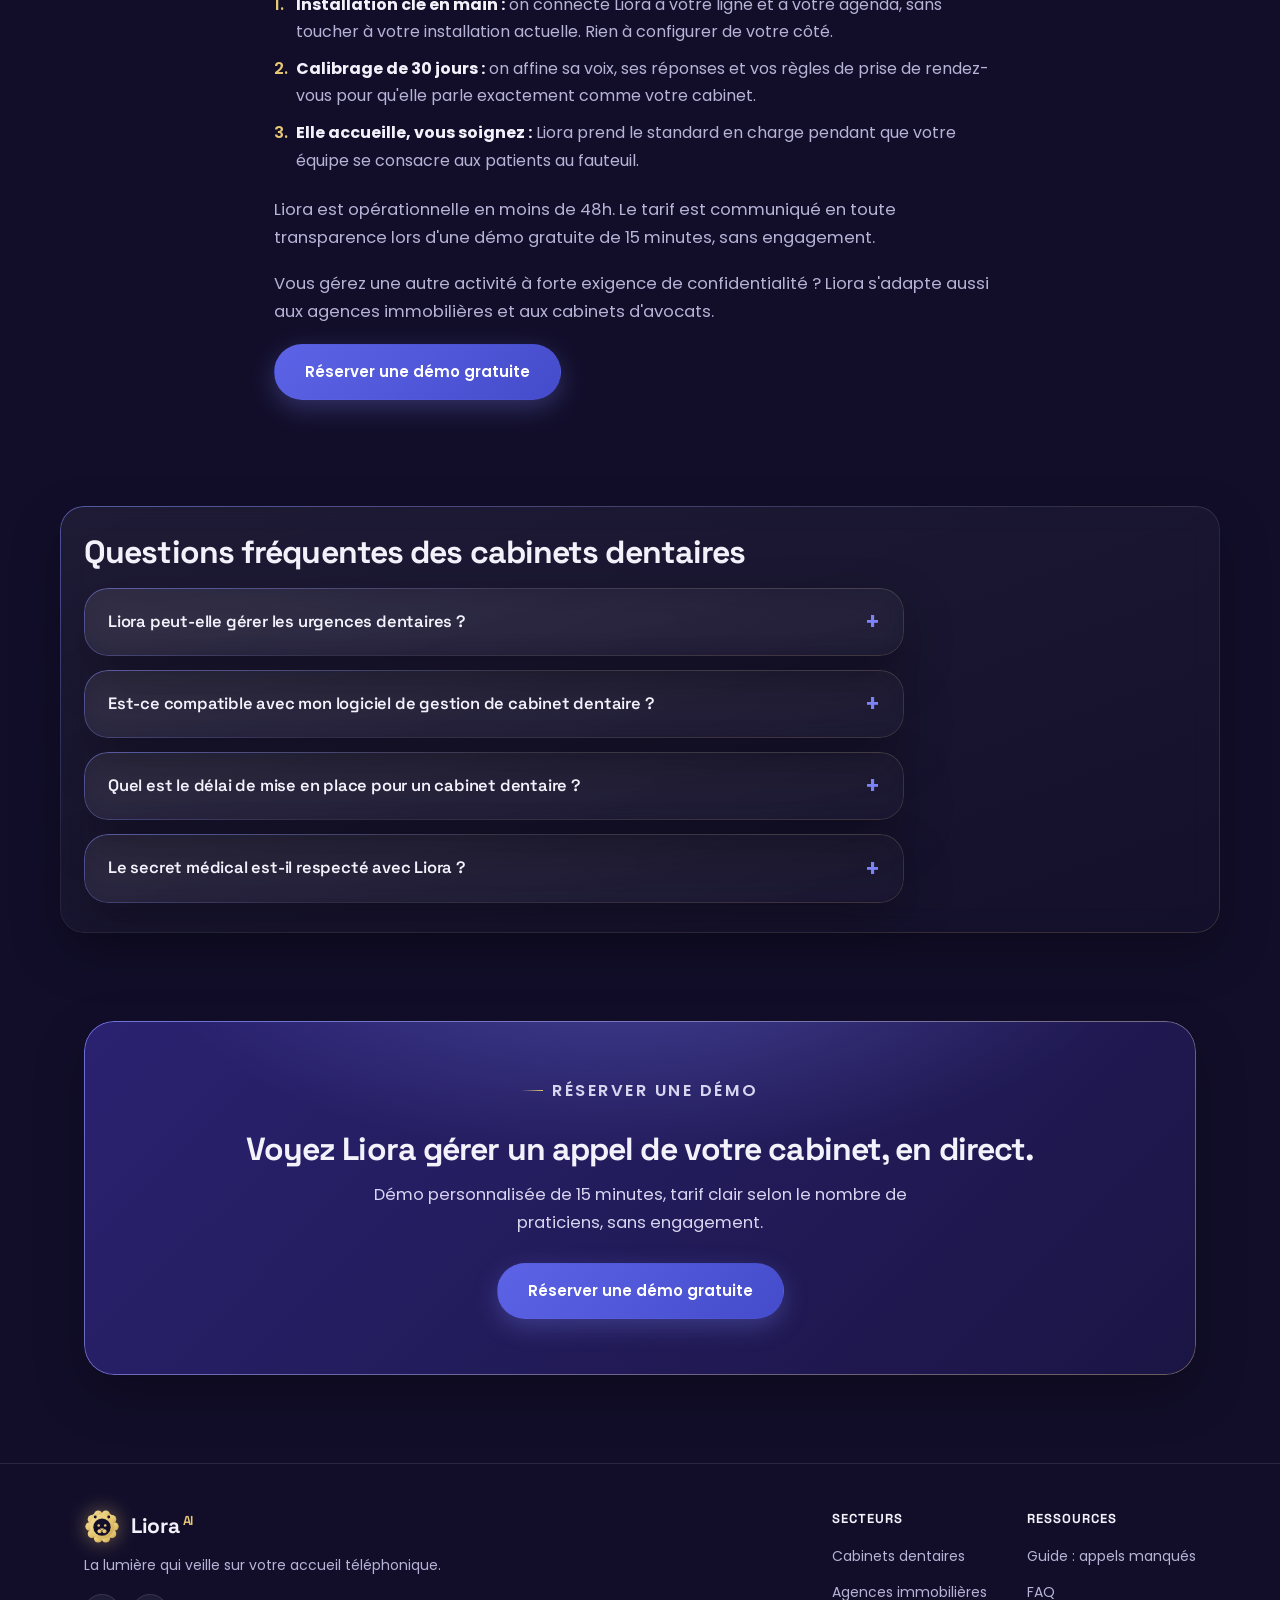
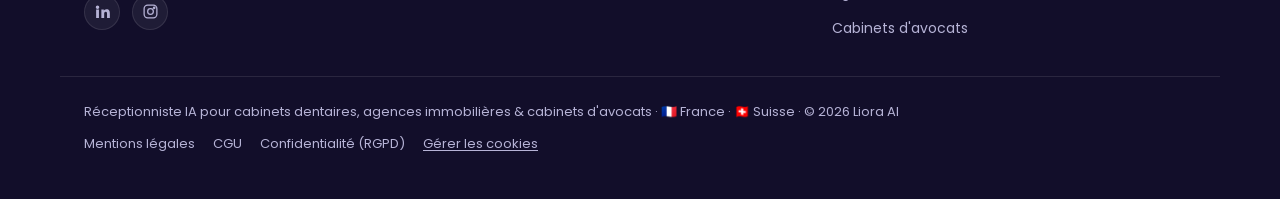
<file: pour-chirurgie-esthetique.html>
<!DOCTYPE html>
<html lang="fr">
<head>
<meta charset="UTF-8" />
<meta http-equiv="refresh" content="0; url=/pour-cabinets-dentaires.html" />
<title>Redirection — Liora AI</title>
<meta name="description" content="Cette page a déménagé." />
<meta name="robots" content="noindex, follow" />
<link rel="canonical" href="https://lioraai.fr/pour-cabinets-dentaires.html" />
<link rel="icon" type="image/svg+xml" href="favicon.svg" />
<style>
  body { font-family: system-ui, -apple-system, sans-serif; background: #120e2a; color: #f3f2fb; display: grid; place-items: center; min-height: 100vh; margin: 0; padding: 24px; text-align: center; }
  a { color: #e7c873; }
</style>
</head>
<body>
  <!--
    Liora AI ne propose plus d'offre dédiée à la chirurgie esthétique
    (positionnement recentré sur : cabinets dentaires, agences immobilières, cabinets d'avocats).
    Redirection 301 permanente configurée côté serveur dans render.yaml — ce fichier HTML
    est un filet de sécurité si les routes Render ne s'appliquent pas (aperçu local, etc.).
  -->
  <p>Cette page a déménagé. Si vous n'êtes pas redirigé(e), <a href="/pour-cabinets-dentaires.html">cliquez ici</a>.</p>
</body>
</html>
</file>
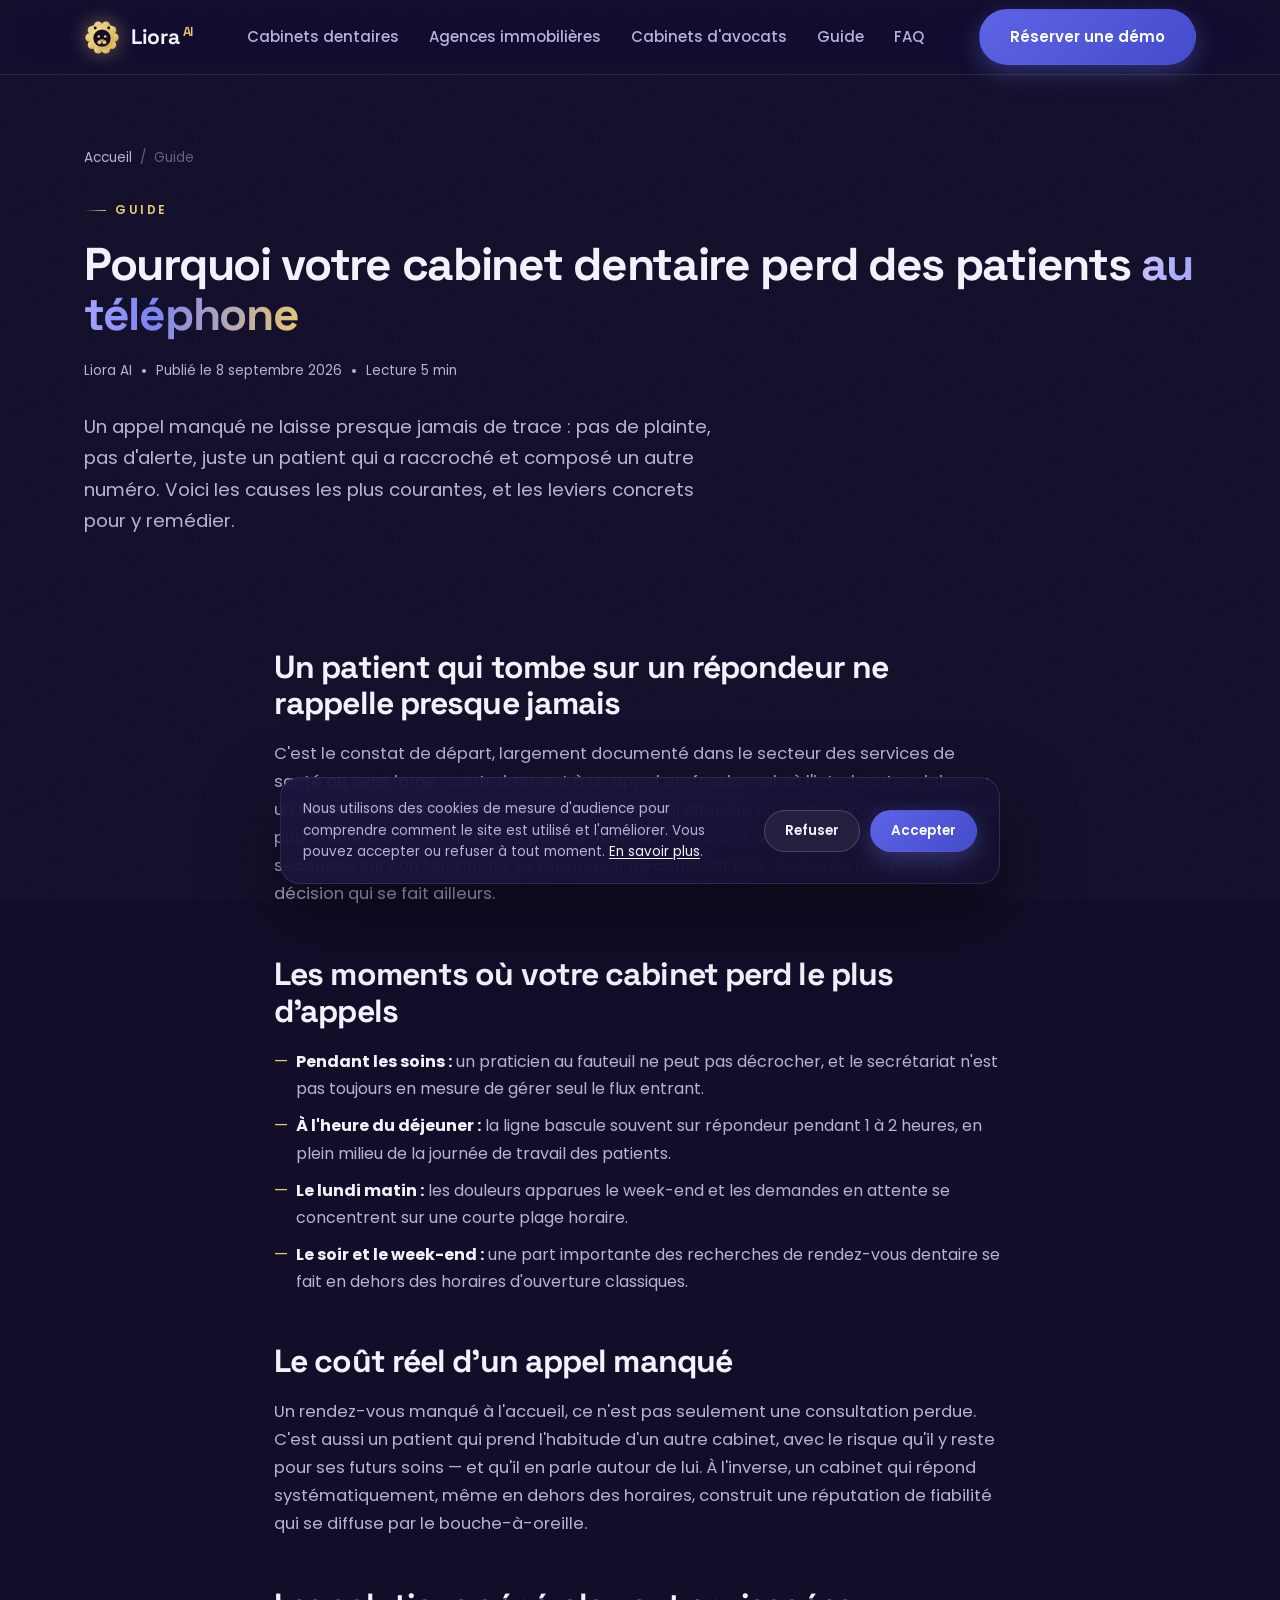
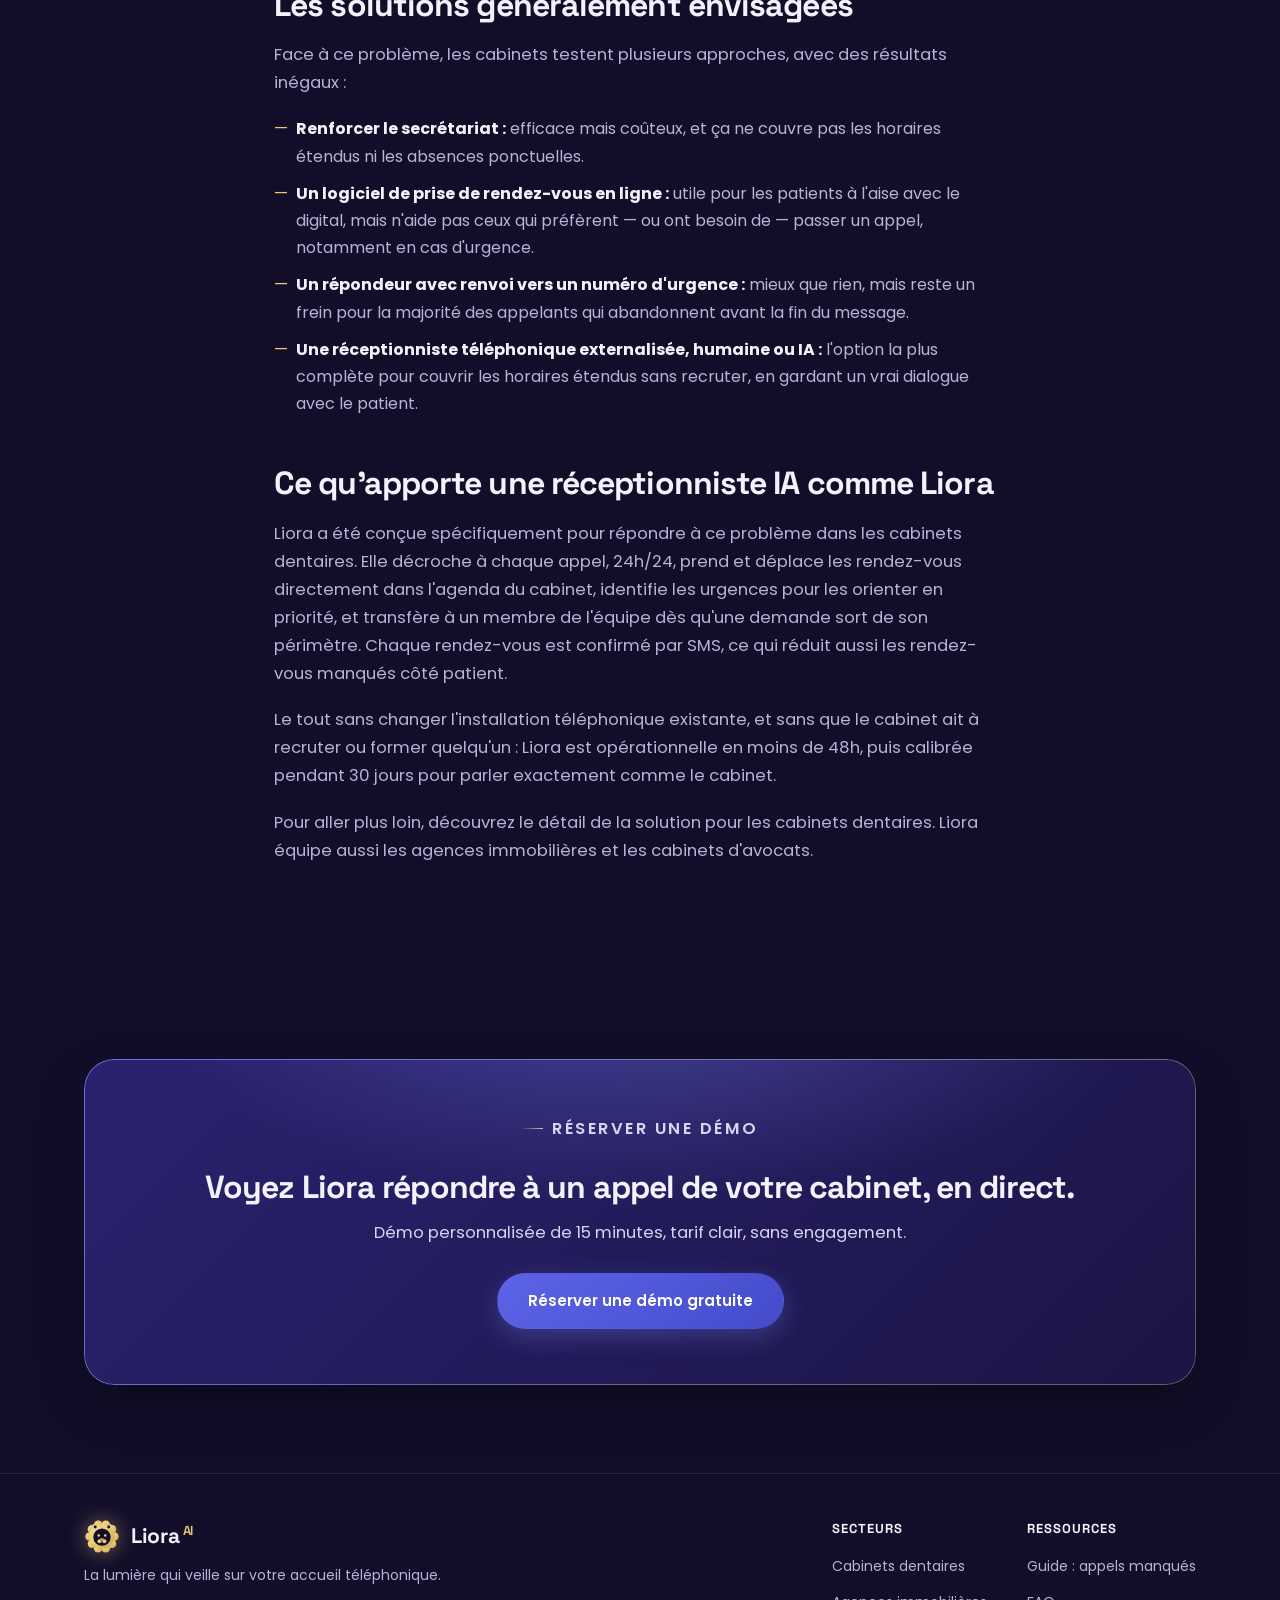
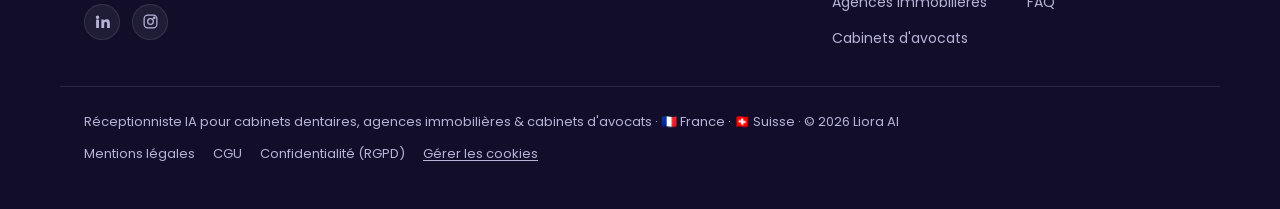
<file: pourquoi-cabinet-dentaire-perd-patients-telephone.html>
<!DOCTYPE html>
<html lang="fr">
<head>
<meta charset="UTF-8" />
<meta name="viewport" content="width=device-width, initial-scale=1.0" />
<title>Pourquoi votre cabinet dentaire perd des patients au téléphone — Liora AI</title>
<meta name="description" content="Appels manqués, secrétariat saturé, urgences mal orientées : les causes concrètes des patients perdus au téléphone, et les solutions pour un cabinet dentaire." />
<meta name="robots" content="index, follow, max-image-preview:large, max-snippet:-1, max-video-preview:-1" />

<meta property="og:type" content="article" />
<meta property="og:title" content="Pourquoi votre cabinet dentaire perd des patients au téléphone" />
<meta property="og:description" content="Appels manqués, secrétariat saturé, urgences mal orientées : les causes concrètes des patients perdus au téléphone, et les solutions pour un cabinet dentaire." />
<meta property="og:image" content="https://lioraai.fr/og-image.png" />
<meta property="og:image:type" content="image/png" />
<meta property="og:image:width" content="1200" />
<meta property="og:image:height" content="630" />
<meta property="og:site_name" content="Liora AI" />
<meta property="og:url" content="https://lioraai.fr/pourquoi-cabinet-dentaire-perd-patients-telephone.html" />
<meta property="og:locale" content="fr_FR" />
<meta property="article:published_time" content="2026-09-08" />

<meta name="twitter:card" content="summary_large_image" />
<meta name="twitter:title" content="Pourquoi votre cabinet dentaire perd des patients au téléphone" />
<meta name="twitter:description" content="Les causes concrètes des patients perdus au téléphone, et les solutions pour un cabinet dentaire." />
<meta name="twitter:image" content="https://lioraai.fr/og-image.png" />

<link rel="canonical" href="https://lioraai.fr/pourquoi-cabinet-dentaire-perd-patients-telephone.html" />
<meta name="theme-color" content="#171232" />
<link rel="icon" type="image/svg+xml" href="favicon.svg" />
<link rel="apple-touch-icon" sizes="180x180" href="apple-touch-icon.png" />

<script type="application/ld+json">
{
  "@context": "https://schema.org",
  "@graph": [
    {
      "@type": "BlogPosting",
      "@id": "https://lioraai.fr/pourquoi-cabinet-dentaire-perd-patients-telephone.html#article",
      "headline": "Pourquoi votre cabinet dentaire perd des patients au téléphone (et comment y remédier)",
      "description": "Appels manqués, secrétariat saturé, urgences mal orientées : les causes concrètes des patients perdus au téléphone, et les solutions pour un cabinet dentaire.",
      "url": "https://lioraai.fr/pourquoi-cabinet-dentaire-perd-patients-telephone.html",
      "datePublished": "2026-09-08",
      "dateModified": "2026-09-08",
      "inLanguage": "fr",
      "image": "https://lioraai.fr/og-image.png",
      "author": { "@id": "https://lioraai.fr/#organization" },
      "publisher": { "@id": "https://lioraai.fr/#organization" },
      "mainEntityOfPage": "https://lioraai.fr/pourquoi-cabinet-dentaire-perd-patients-telephone.html"
    },
    {
      "@type": "BreadcrumbList",
      "@id": "https://lioraai.fr/pourquoi-cabinet-dentaire-perd-patients-telephone.html#breadcrumb",
      "itemListElement": [
        { "@type": "ListItem", "position": 1, "name": "Accueil", "item": "https://lioraai.fr/" },
        { "@type": "ListItem", "position": 2, "name": "Guide : appels manqués", "item": "https://lioraai.fr/pourquoi-cabinet-dentaire-perd-patients-telephone.html" }
      ]
    }
  ]
}
</script>

<link rel="preconnect" href="https://fonts.googleapis.com" />
<link rel="preconnect" href="https://fonts.gstatic.com" crossorigin />
<link href="https://fonts.googleapis.com/css2?family=Poppins:wght@400;500;600;700;800&family=Space+Grotesk:wght@500;600;700&display=swap" rel="stylesheet" />
<link rel="stylesheet" href="site.css" />
</head>
<body>

<a href="#main" class="skip-link">Aller au contenu principal</a>

<svg width="0" height="0" style="position:absolute" aria-hidden="true">
  <symbol id="lion" viewBox="0 0 64 64">
    <defs>
      <linearGradient id="goldgrad" x1="0" y1="0" x2="1" y2="1">
        <stop offset="0" stop-color="#f3dd9b" />
        <stop offset="0.5" stop-color="#e7c873" />
        <stop offset="1" stop-color="#c9a44f" />
      </linearGradient>
    </defs>
    <g fill="url(#goldgrad)">
      <circle cx="20" cy="16" r="6" /><circle cx="44" cy="16" r="6" />
      <circle cx="54.0" cy="33.0" r="7.6" /><circle cx="49.8" cy="45.9" r="7.6" />
      <circle cx="38.8" cy="53.9" r="7.6" /><circle cx="25.2" cy="53.9" r="7.6" />
      <circle cx="14.2" cy="45.9" r="7.6" /><circle cx="10.0" cy="33.0" r="7.6" />
      <circle cx="14.2" cy="20.1" r="7.6" /><circle cx="25.2" cy="12.1" r="7.6" />
      <circle cx="38.8" cy="12.1" r="7.6" /><circle cx="49.8" cy="20.1" r="7.6" />
      <circle cx="32" cy="33" r="22" />
    </g>
    <circle cx="32" cy="34" r="15.4" fill="#120e2a" />
    <circle cx="20" cy="16" r="2.6" fill="#120e2a" /><circle cx="44" cy="16" r="2.6" fill="#120e2a" />
    <g fill="url(#goldgrad)">
      <circle cx="26.2" cy="31" r="2.3" /><circle cx="37.8" cy="31" r="2.3" />
      <circle cx="27.6" cy="41.5" r="3.6" /><circle cx="36.4" cy="41.5" r="3.6" />
      <path d="M28.4 36.4 h7.2 l-3.6 4.4 z" />
    </g>
  </symbol>
</svg>

<header class="nav">
  <div class="container nav-inner">
    <a href="/" class="brand" aria-label="Liora AI — accueil">
      <svg class="logo" aria-hidden="true"><use href="#lion" /></svg>
      <span class="wordmark">Liora<span class="ai">AI</span></span>
    </a>
    <nav class="nav-links" id="nav-links" aria-label="Navigation principale">
      <a href="/pour-cabinets-dentaires.html">Cabinets dentaires</a>
      <a href="/pour-agences-immobilieres.html">Agences immobilières</a>
      <a href="/pour-cabinets-avocats.html">Cabinets d'avocats</a>
      <a href="/pourquoi-cabinet-dentaire-perd-patients-telephone.html">Guide</a>
      <a href="/#faq">FAQ</a>
    </nav>
    <div class="nav-right">
      <a href="https://calendar.app.google/Gmgc3J21GyVwhLgh6" class="btn btn-primary" target="_blank" rel="noopener noreferrer">Réserver une démo</a>
      <button type="button" class="nav-toggle" id="nav-toggle" aria-expanded="false" aria-controls="nav-links" aria-label="Ouvrir le menu">
        <span></span><span></span><span></span>
      </button>
    </div>
  </div>
</header>

<main id="main">
<section class="page-header">
  <div class="container">
    <div class="breadcrumb"><a href="/">Accueil</a> <span>/</span> <span>Guide</span></div>
    <p class="kicker">Guide</p>
    <h1>Pourquoi votre cabinet dentaire perd des patients <span class="grad">au téléphone</span></h1>
    <div class="meta-line">Liora AI <span class="dot"></span> Publié le 8 septembre 2026 <span class="dot"></span> Lecture 5 min</div>
    <p class="lead">Un appel manqué ne laisse presque jamais de trace : pas de plainte, pas d'alerte, juste un patient qui a raccroché et composé un autre numéro. Voici les causes les plus courantes, et les leviers concrets pour y remédier.</p>
  </div>
</section>

<section>
  <div class="container prose">
    <h2>Un patient qui tombe sur un répondeur ne rappelle presque jamais</h2>
    <p>C'est le constat de départ, largement documenté dans le secteur des services de santé au sens large : contrairement à un appel professionnel où l'interlocuteur laissera un message et attendra un rappel, un patient qui cherche un rendez-vous dentaire a le plus souvent une alternative à portée de main — un autre cabinet, trouvé en quelques secondes sur son téléphone. Le répondeur ne convertit pas ; il retarde une prise de décision qui se fait ailleurs.</p>

    <h2>Les moments où votre cabinet perd le plus d'appels</h2>
    <ul>
      <li><strong>Pendant les soins :</strong> un praticien au fauteuil ne peut pas décrocher, et le secrétariat n'est pas toujours en mesure de gérer seul le flux entrant.</li>
      <li><strong>À l'heure du déjeuner :</strong> la ligne bascule souvent sur répondeur pendant 1 à 2 heures, en plein milieu de la journée de travail des patients.</li>
      <li><strong>Le lundi matin :</strong> les douleurs apparues le week-end et les demandes en attente se concentrent sur une courte plage horaire.</li>
      <li><strong>Le soir et le week-end :</strong> une part importante des recherches de rendez-vous dentaire se fait en dehors des horaires d'ouverture classiques.</li>
    </ul>

    <h2>Le coût réel d'un appel manqué</h2>
    <p>Un rendez-vous manqué à l'accueil, ce n'est pas seulement une consultation perdue. C'est aussi un patient qui prend l'habitude d'un autre cabinet, avec le risque qu'il y reste pour ses futurs soins — et qu'il en parle autour de lui. À l'inverse, un cabinet qui répond systématiquement, même en dehors des horaires, construit une réputation de fiabilité qui se diffuse par le bouche-à-oreille.</p>

    <h2>Les solutions généralement envisagées</h2>
    <p>Face à ce problème, les cabinets testent plusieurs approches, avec des résultats inégaux :</p>
    <ul>
      <li><strong>Renforcer le secrétariat :</strong> efficace mais coûteux, et ça ne couvre pas les horaires étendus ni les absences ponctuelles.</li>
      <li><strong>Un logiciel de prise de rendez-vous en ligne :</strong> utile pour les patients à l'aise avec le digital, mais n'aide pas ceux qui préfèrent — ou ont besoin de — passer un appel, notamment en cas d'urgence.</li>
      <li><strong>Un répondeur avec renvoi vers un numéro d'urgence :</strong> mieux que rien, mais reste un frein pour la majorité des appelants qui abandonnent avant la fin du message.</li>
      <li><strong>Une réceptionniste téléphonique externalisée, humaine ou IA :</strong> l'option la plus complète pour couvrir les horaires étendus sans recruter, en gardant un vrai dialogue avec le patient.</li>
    </ul>

    <h2>Ce qu'apporte une réceptionniste IA comme Liora</h2>
    <p>Liora a été conçue spécifiquement pour répondre à ce problème dans les cabinets dentaires. Elle décroche à chaque appel, 24h/24, prend et déplace les rendez-vous directement dans l'agenda du cabinet, identifie les urgences pour les orienter en priorité, et transfère à un membre de l'équipe dès qu'une demande sort de son périmètre. Chaque rendez-vous est confirmé par SMS, ce qui réduit aussi les rendez-vous manqués côté patient.</p>
    <p>Le tout sans changer l'installation téléphonique existante, et sans que le cabinet ait à recruter ou former quelqu'un : Liora est opérationnelle en moins de 48h, puis calibrée pendant 30 jours pour parler exactement comme le cabinet.</p>
    <p>Pour aller plus loin, découvrez le détail de la solution <a href="/pour-cabinets-dentaires.html">pour les cabinets dentaires</a>. Liora équipe aussi les <a href="/pour-agences-immobilieres.html">agences immobilières</a> et les <a href="/pour-cabinets-avocats.html">cabinets d'avocats</a>.</p>
  </div>
</section>

<section>
  <div class="container">
    <div class="cta-band glass">
      <p class="kicker" style="justify-content:center;display:flex;">Réserver une démo</p>
      <h2>Voyez Liora répondre à un appel de votre cabinet, en direct.</h2>
      <p>Démo personnalisée de 15 minutes, tarif clair, sans engagement.</p>
      <a href="https://calendar.app.google/Gmgc3J21GyVwhLgh6" class="btn btn-primary" target="_blank" rel="noopener noreferrer">Réserver une démo gratuite</a>
    </div>
  </div>
</section>
</main>

<div id="cookie-banner" class="cookie-banner" role="dialog" aria-live="polite" aria-label="Gestion des cookies" hidden>
  <p>Nous utilisons des cookies de mesure d'audience pour comprendre comment le site est utilisé et l'améliorer. Vous pouvez accepter ou refuser à tout moment. <a href="/rgpd.html">En savoir plus</a>.</p>
  <div class="cookie-banner-actions">
    <button type="button" class="btn btn-ghost" id="cookie-refuse">Refuser</button>
    <button type="button" class="btn btn-primary" id="cookie-accept">Accepter</button>
  </div>
</div>

<footer>
  <div class="container footer-inner">
    <div class="footer-brand">
      <a href="/" class="brand" aria-label="Liora AI">
        <svg class="logo" aria-hidden="true"><use href="#lion" /></svg>
        <span class="wordmark">Liora<span class="ai">AI</span></span>
      </a>
      <p class="tag">La lumière qui veille sur votre accueil téléphonique.</p>
      <div class="footer-social" aria-label="Réseaux sociaux Liora AI">
        <a href="#" aria-label="Liora AI sur LinkedIn" title="LinkedIn (lien à configurer)">
          <svg viewBox="0 0 24 24" fill="currentColor" aria-hidden="true"><path d="M4.98 3.5a2.5 2.5 0 1 1 0 5 2.5 2.5 0 0 1 0-5zM3 9h4v12H3V9zm7 0h3.8v1.7h.05c.53-1 1.83-2.05 3.77-2.05 4.03 0 4.78 2.65 4.78 6.1V21h-4v-5.6c0-1.34-.02-3.06-1.87-3.06-1.87 0-2.15 1.46-2.15 2.96V21h-4V9z"/></svg>
        </a>
        <a href="#" aria-label="Liora AI sur Instagram" title="Instagram (lien à configurer)">
          <svg viewBox="0 0 24 24" fill="none" stroke="currentColor" stroke-width="1.8" aria-hidden="true"><rect x="3" y="3" width="18" height="18" rx="5"/><circle cx="12" cy="12" r="4"/><circle cx="17.2" cy="6.8" r="1"/></svg>
        </a>
      </div>
    </div>
    <div class="footer-links">
      <div>
        <h4>Secteurs</h4>
        <ul>
          <li><a href="/pour-cabinets-dentaires.html">Cabinets dentaires</a></li>
          <li><a href="/pour-agences-immobilieres.html">Agences immobilières</a></li>
          <li><a href="/pour-cabinets-avocats.html">Cabinets d'avocats</a></li>
        </ul>
      </div>
      <div>
        <h4>Ressources</h4>
        <ul>
          <li><a href="/pourquoi-cabinet-dentaire-perd-patients-telephone.html">Guide : appels manqués</a></li>
          <li><a href="/#faq">FAQ</a></li>
        </ul>
      </div>
    </div>
  </div>
  <div class="container footer-bottom">
    Réceptionniste IA pour cabinets dentaires, agences immobilières &amp; cabinets d'avocats · 🇫🇷 France · 🇨🇭 Suisse · © 2026 Liora AI
    <div class="footer-legal">
      <a href="/mentions-legales.html">Mentions légales</a>
      <a href="/cgu.html">CGU</a>
      <a href="/rgpd.html">Confidentialité (RGPD)</a>
      <button type="button" id="manage-cookies">Gérer les cookies</button>
    </div>
  </div>
</footer>

<script src="/consent.js" defer></script>
</body>
</html>
</file>
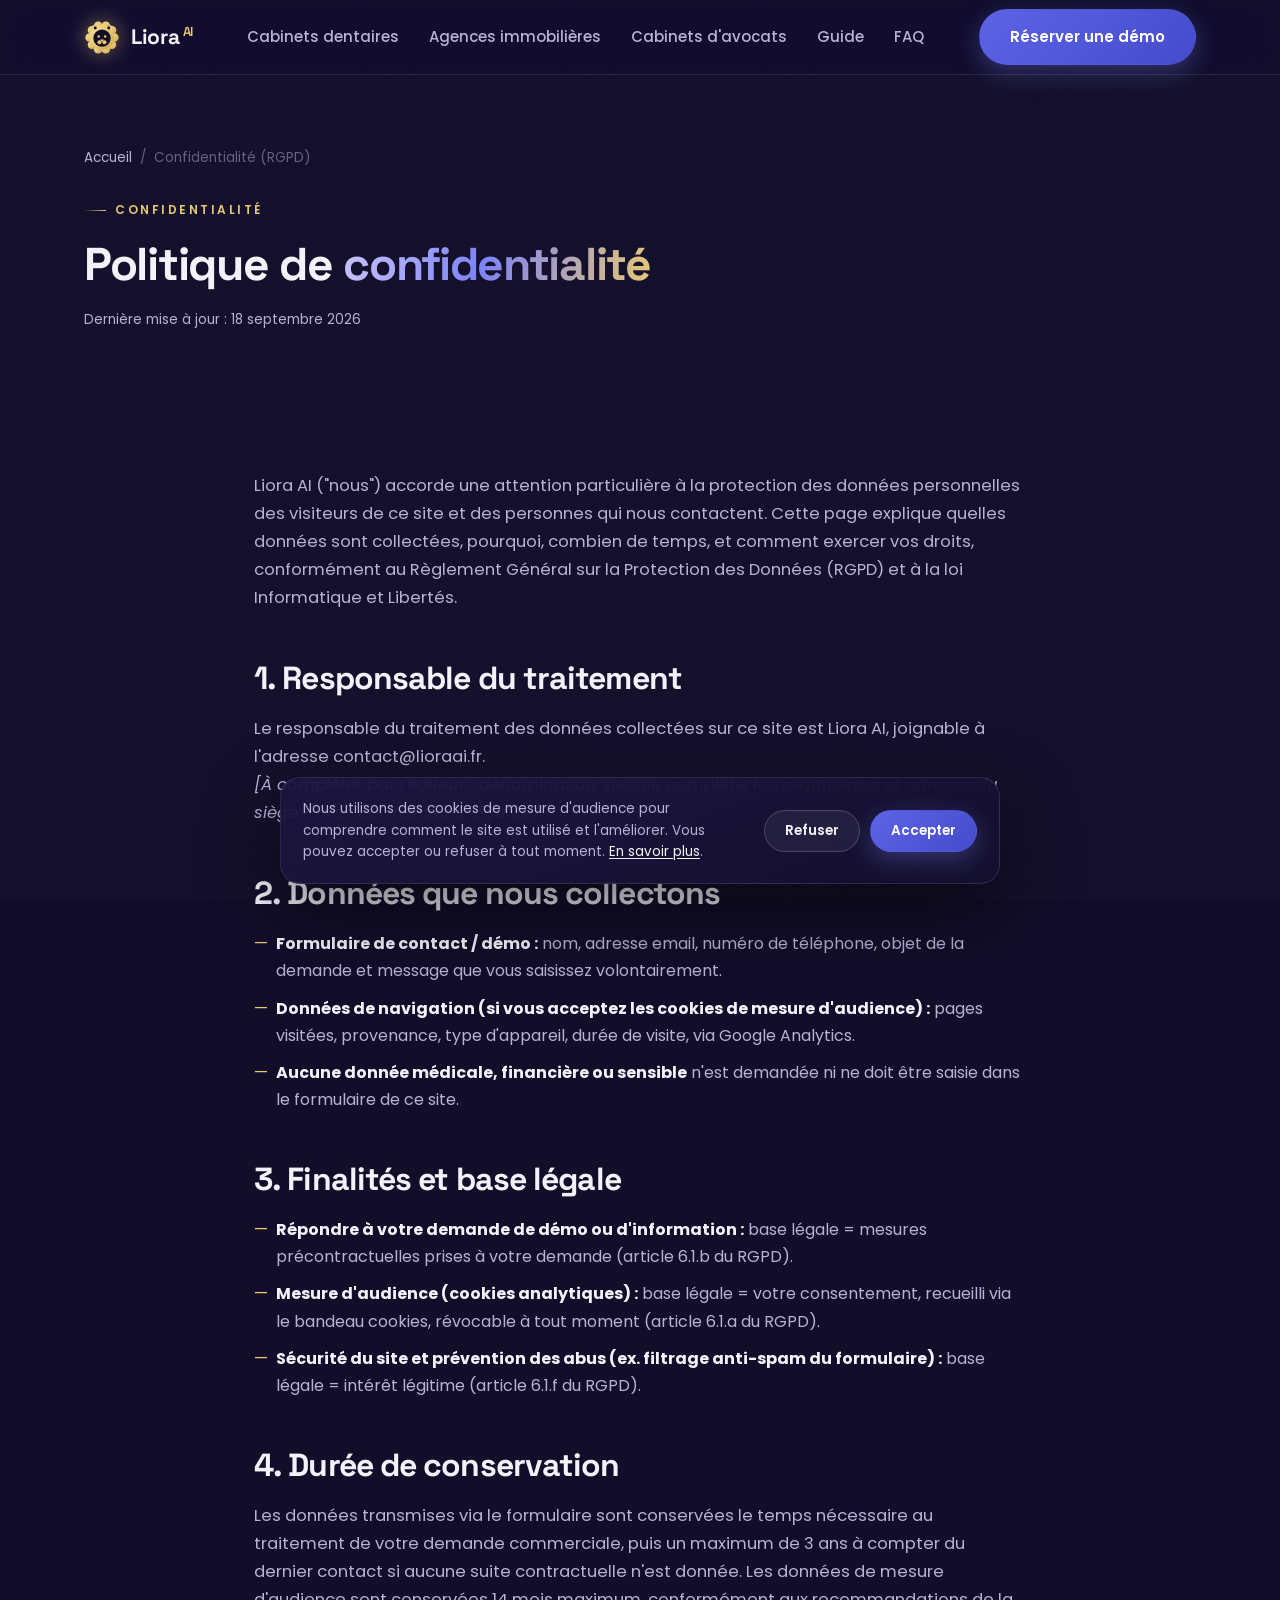
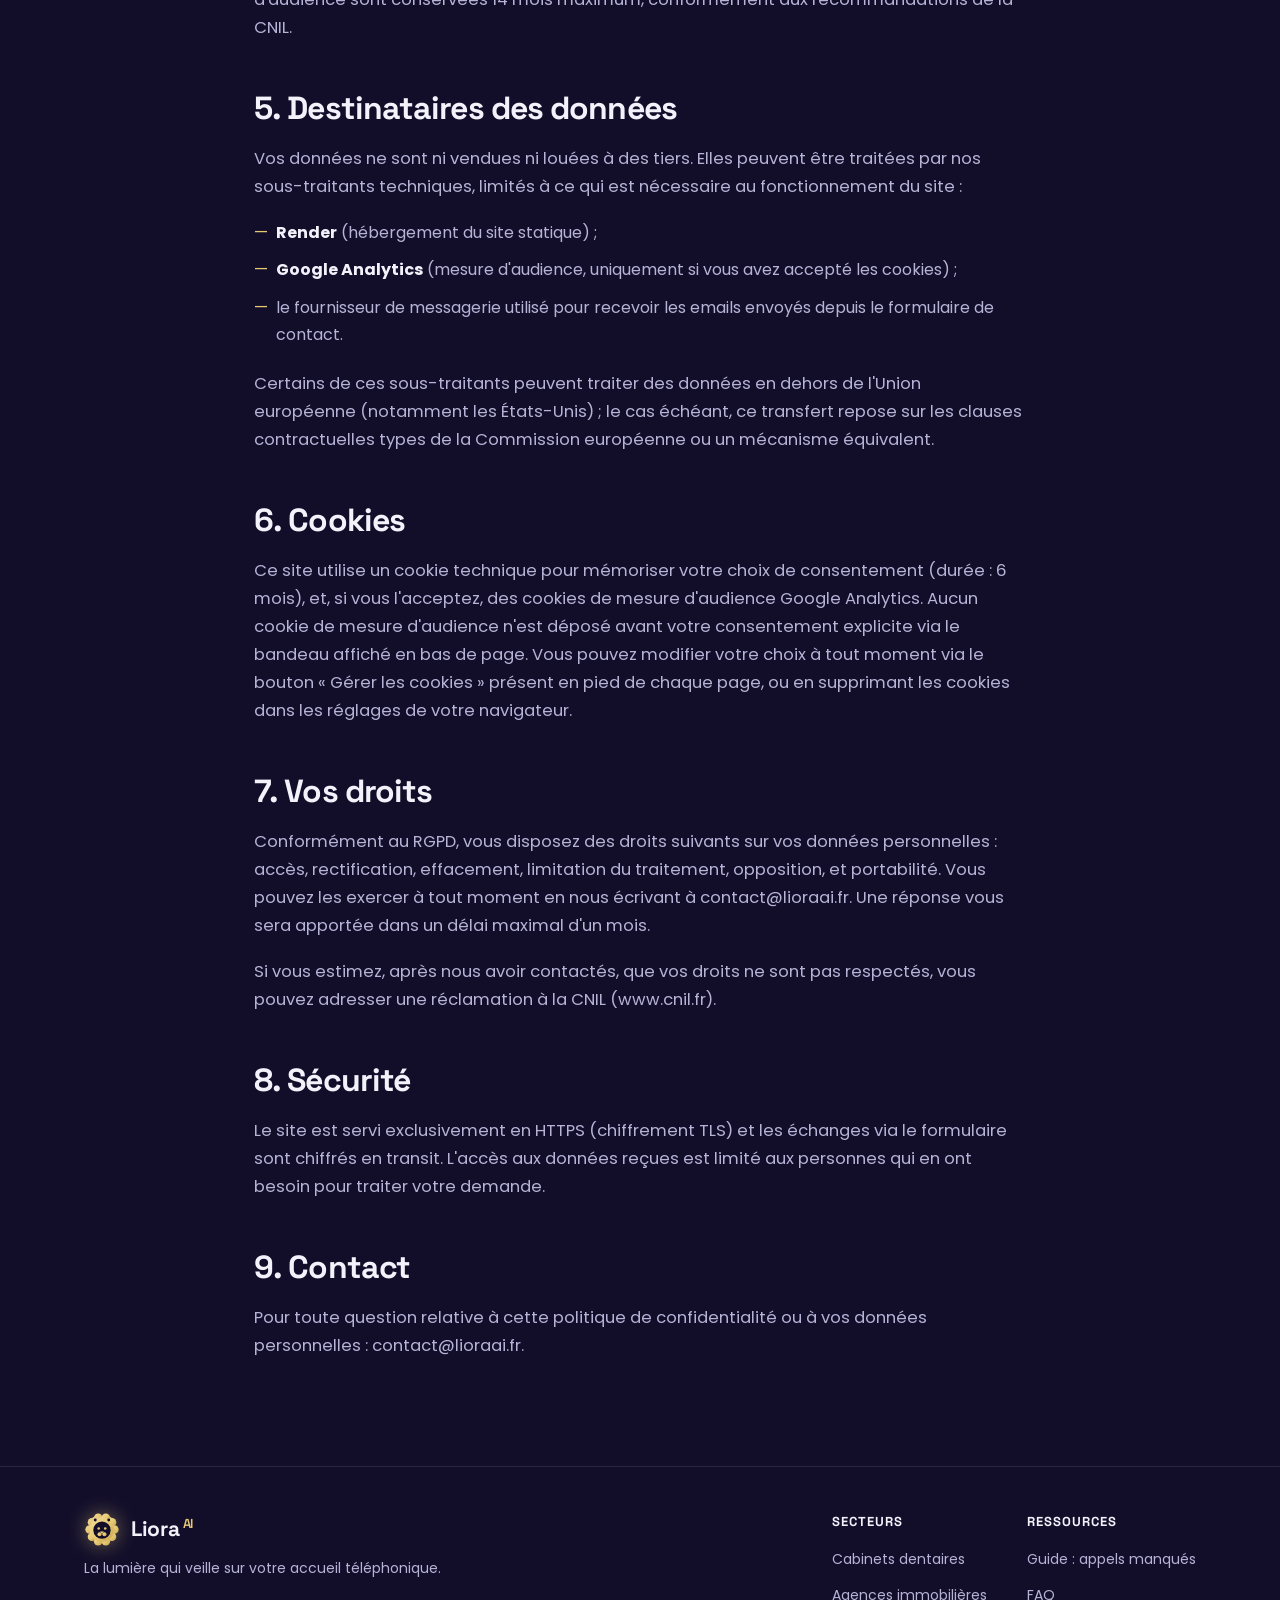
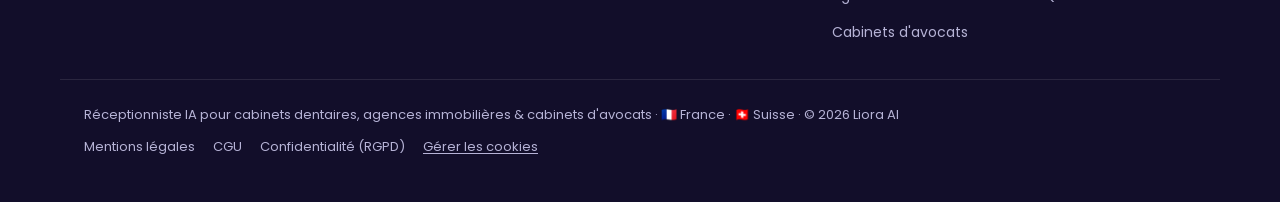
<file: rgpd.html>
<!DOCTYPE html>
<html lang="fr">
<head>
<meta charset="UTF-8" />
<meta name="viewport" content="width=device-width, initial-scale=1.0" />
<title>Politique de confidentialité (RGPD) — Liora AI</title>
<meta name="description" content="Politique de confidentialité de Liora AI : données collectées, finalités, durée de conservation, cookies, et vos droits RGPD." />
<meta name="robots" content="index, follow" />
<link rel="canonical" href="https://lioraai.fr/rgpd.html" />
<meta name="theme-color" content="#171232" />
<link rel="icon" type="image/svg+xml" href="favicon.svg" />
<link rel="apple-touch-icon" sizes="180x180" href="apple-touch-icon.png" />
<link rel="preconnect" href="https://fonts.googleapis.com" />
<link rel="preconnect" href="https://fonts.gstatic.com" crossorigin />
<link href="https://fonts.googleapis.com/css2?family=Poppins:wght@400;500;600;700;800&family=Space+Grotesk:wght@500;600;700&display=swap" rel="stylesheet" />
<link rel="stylesheet" href="site.css" />
</head>
<body>

<a href="#main" class="skip-link">Aller au contenu principal</a>

<svg width="0" height="0" style="position:absolute" aria-hidden="true">
  <symbol id="lion" viewBox="0 0 64 64">
    <defs>
      <linearGradient id="goldgrad" x1="0" y1="0" x2="1" y2="1">
        <stop offset="0" stop-color="#f3dd9b" /><stop offset="0.5" stop-color="#e7c873" /><stop offset="1" stop-color="#c9a44f" />
      </linearGradient>
    </defs>
    <g fill="url(#goldgrad)">
      <circle cx="20" cy="16" r="6" /><circle cx="44" cy="16" r="6" />
      <circle cx="54.0" cy="33.0" r="7.6" /><circle cx="49.8" cy="45.9" r="7.6" />
      <circle cx="38.8" cy="53.9" r="7.6" /><circle cx="25.2" cy="53.9" r="7.6" />
      <circle cx="14.2" cy="45.9" r="7.6" /><circle cx="10.0" cy="33.0" r="7.6" />
      <circle cx="14.2" cy="20.1" r="7.6" /><circle cx="25.2" cy="12.1" r="7.6" />
      <circle cx="38.8" cy="12.1" r="7.6" /><circle cx="49.8" cy="20.1" r="7.6" />
      <circle cx="32" cy="33" r="22" />
    </g>
    <circle cx="32" cy="34" r="15.4" fill="#120e2a" />
    <circle cx="20" cy="16" r="2.6" fill="#120e2a" /><circle cx="44" cy="16" r="2.6" fill="#120e2a" />
    <g fill="url(#goldgrad)">
      <circle cx="26.2" cy="31" r="2.3" /><circle cx="37.8" cy="31" r="2.3" />
      <circle cx="27.6" cy="41.5" r="3.6" /><circle cx="36.4" cy="41.5" r="3.6" />
      <path d="M28.4 36.4 h7.2 l-3.6 4.4 z" />
    </g>
  </symbol>
</svg>

<header class="nav">
  <div class="container nav-inner">
    <a href="/" class="brand" aria-label="Liora AI — accueil">
      <svg class="logo" aria-hidden="true"><use href="#lion" /></svg>
      <span class="wordmark">Liora<span class="ai">AI</span></span>
    </a>
    <nav class="nav-links" id="nav-links" aria-label="Navigation principale">
      <a href="/pour-cabinets-dentaires.html">Cabinets dentaires</a>
      <a href="/pour-agences-immobilieres.html">Agences immobilières</a>
      <a href="/pour-cabinets-avocats.html">Cabinets d'avocats</a>
      <a href="/pourquoi-cabinet-dentaire-perd-patients-telephone.html">Guide</a>
      <a href="/#faq">FAQ</a>
    </nav>
    <div class="nav-right">
      <a href="https://calendar.app.google/Gmgc3J21GyVwhLgh6" class="btn btn-primary" target="_blank" rel="noopener noreferrer">Réserver une démo</a>
      <button type="button" class="nav-toggle" id="nav-toggle" aria-expanded="false" aria-controls="nav-links" aria-label="Ouvrir le menu">
        <span></span><span></span><span></span>
      </button>
    </div>
  </div>
</header>

<main id="main">
<section class="page-header">
  <div class="container">
    <div class="breadcrumb"><a href="/">Accueil</a> <span>/</span> <span>Confidentialité (RGPD)</span></div>
    <p class="kicker">Confidentialité</p>
    <h1>Politique de <span class="grad">confidentialité</span></h1>
    <div class="meta-line">Dernière mise à jour : 18 septembre 2026</div>
  </div>
</section>

<section>
  <div class="container prose" style="max-width:820px;">
    <p>Liora AI ("nous") accorde une attention particulière à la protection des données personnelles des visiteurs de ce site et des personnes qui nous contactent. Cette page explique quelles données sont collectées, pourquoi, combien de temps, et comment exercer vos droits, conformément au Règlement Général sur la Protection des Données (RGPD) et à la loi Informatique et Libertés.</p>

    <h2>1. Responsable du traitement</h2>
    <p>Le responsable du traitement des données collectées sur ce site est Liora AI, joignable à l'adresse <a href="mailto:contact@lioraai.fr">contact@lioraai.fr</a>.<br />
    <em>[À compléter par l'éditeur : dénomination sociale complète, forme juridique et adresse du siège — voir les <a href="/mentions-legales.html">mentions légales</a>.]</em></p>

    <h2>2. Données que nous collectons</h2>
    <ul>
      <li><strong>Formulaire de contact / démo :</strong> nom, adresse email, numéro de téléphone, objet de la demande et message que vous saisissez volontairement.</li>
      <li><strong>Données de navigation (si vous acceptez les cookies de mesure d'audience) :</strong> pages visitées, provenance, type d'appareil, durée de visite, via Google Analytics.</li>
      <li><strong>Aucune donnée médicale, financière ou sensible</strong> n'est demandée ni ne doit être saisie dans le formulaire de ce site.</li>
    </ul>

    <h2>3. Finalités et base légale</h2>
    <ul>
      <li><strong>Répondre à votre demande de démo ou d'information :</strong> base légale = mesures précontractuelles prises à votre demande (article 6.1.b du RGPD).</li>
      <li><strong>Mesure d'audience (cookies analytiques) :</strong> base légale = votre consentement, recueilli via le bandeau cookies, révocable à tout moment (article 6.1.a du RGPD).</li>
      <li><strong>Sécurité du site et prévention des abus (ex. filtrage anti-spam du formulaire) :</strong> base légale = intérêt légitime (article 6.1.f du RGPD).</li>
    </ul>

    <h2>4. Durée de conservation</h2>
    <p>Les données transmises via le formulaire sont conservées le temps nécessaire au traitement de votre demande commerciale, puis un maximum de 3 ans à compter du dernier contact si aucune suite contractuelle n'est donnée. Les données de mesure d'audience sont conservées 14 mois maximum, conformément aux recommandations de la CNIL.</p>

    <h2>5. Destinataires des données</h2>
    <p>Vos données ne sont ni vendues ni louées à des tiers. Elles peuvent être traitées par nos sous-traitants techniques, limités à ce qui est nécessaire au fonctionnement du site :</p>
    <ul>
      <li><strong>Render</strong> (hébergement du site statique) ;</li>
      <li><strong>Google Analytics</strong> (mesure d'audience, uniquement si vous avez accepté les cookies) ;</li>
      <li>le fournisseur de messagerie utilisé pour recevoir les emails envoyés depuis le formulaire de contact.</li>
    </ul>
    <p>Certains de ces sous-traitants peuvent traiter des données en dehors de l'Union européenne (notamment les États-Unis) ; le cas échéant, ce transfert repose sur les clauses contractuelles types de la Commission européenne ou un mécanisme équivalent.</p>

    <h2>6. Cookies</h2>
    <p>Ce site utilise un cookie technique pour mémoriser votre choix de consentement (durée : 6 mois), et, si vous l'acceptez, des cookies de mesure d'audience Google Analytics. Aucun cookie de mesure d'audience n'est déposé avant votre consentement explicite via le bandeau affiché en bas de page. Vous pouvez modifier votre choix à tout moment via le bouton « Gérer les cookies » présent en pied de chaque page, ou en supprimant les cookies dans les réglages de votre navigateur.</p>

    <h2>7. Vos droits</h2>
    <p>Conformément au RGPD, vous disposez des droits suivants sur vos données personnelles : accès, rectification, effacement, limitation du traitement, opposition, et portabilité. Vous pouvez les exercer à tout moment en nous écrivant à <a href="mailto:contact@lioraai.fr">contact@lioraai.fr</a>. Une réponse vous sera apportée dans un délai maximal d'un mois.</p>
    <p>Si vous estimez, après nous avoir contactés, que vos droits ne sont pas respectés, vous pouvez adresser une réclamation à la CNIL (<a href="https://www.cnil.fr" target="_blank" rel="noopener noreferrer">www.cnil.fr</a>).</p>

    <h2>8. Sécurité</h2>
    <p>Le site est servi exclusivement en HTTPS (chiffrement TLS) et les échanges via le formulaire sont chiffrés en transit. L'accès aux données reçues est limité aux personnes qui en ont besoin pour traiter votre demande.</p>

    <h2>9. Contact</h2>
    <p>Pour toute question relative à cette politique de confidentialité ou à vos données personnelles : <a href="mailto:contact@lioraai.fr">contact@lioraai.fr</a>.</p>
  </div>
</section>
</main>

<div id="cookie-banner" class="cookie-banner" role="dialog" aria-live="polite" aria-label="Gestion des cookies" hidden>
  <p>Nous utilisons des cookies de mesure d'audience pour comprendre comment le site est utilisé et l'améliorer. Vous pouvez accepter ou refuser à tout moment. <a href="/rgpd.html">En savoir plus</a>.</p>
  <div class="cookie-banner-actions">
    <button type="button" class="btn btn-ghost" id="cookie-refuse">Refuser</button>
    <button type="button" class="btn btn-primary" id="cookie-accept">Accepter</button>
  </div>
</div>

<footer>
  <div class="container footer-inner">
    <div class="footer-brand">
      <a href="/" class="brand" aria-label="Liora AI">
        <svg class="logo" aria-hidden="true"><use href="#lion" /></svg>
        <span class="wordmark">Liora<span class="ai">AI</span></span>
      </a>
      <p class="tag">La lumière qui veille sur votre accueil téléphonique.</p>
    </div>
    <div class="footer-links">
      <div>
        <h4>Secteurs</h4>
        <ul>
          <li><a href="/pour-cabinets-dentaires.html">Cabinets dentaires</a></li>
          <li><a href="/pour-agences-immobilieres.html">Agences immobilières</a></li>
          <li><a href="/pour-cabinets-avocats.html">Cabinets d'avocats</a></li>
        </ul>
      </div>
      <div>
        <h4>Ressources</h4>
        <ul>
          <li><a href="/pourquoi-cabinet-dentaire-perd-patients-telephone.html">Guide : appels manqués</a></li>
          <li><a href="/#faq">FAQ</a></li>
        </ul>
      </div>
    </div>
  </div>
  <div class="container footer-bottom">
    Réceptionniste IA pour cabinets dentaires, agences immobilières &amp; cabinets d'avocats · 🇫🇷 France · 🇨🇭 Suisse · © 2026 Liora AI
    <div class="footer-legal">
      <a href="/mentions-legales.html">Mentions légales</a>
      <a href="/cgu.html">CGU</a>
      <a href="/rgpd.html">Confidentialité (RGPD)</a>
      <button type="button" id="manage-cookies">Gérer les cookies</button>
    </div>
  </div>
</footer>

<script src="/consent.js" defer></script>
</body>
</html>
</file>
<file: site.css>
/* ============================================================
   Liora AI — shared stylesheet for content pages
   (kept visually consistent with index.html's design tokens)
   ============================================================ */
:root {
  --bg:      #120e2a;
  --bg2:     #17122f;
  --card:    #221b4d;
  --line:    rgba(255, 255, 255, .10);
  --indigo:  #7c83f5;
  --indigo2: #6a72ef;
  --gold:    #e7c873;
  --ink:     #f3f2fb;
  --muted:   #b6b3d6;
  --green:   #74e3a8;
  --red:     #ff9b9b;

  --container: 1160px;
  --pad: 24px;
  --section-y: 88px;

  --r-pill: 50px;
  --r-card: 24px;
  --r-faq: 18px;

  --display: 'Space Grotesk', 'Poppins', sans-serif;
  --body: 'Poppins', system-ui, -apple-system, sans-serif;

  --shadow-btn: 0 14px 40px rgba(124, 131, 245, .45);
  --grad-text: linear-gradient(100deg, #c9c3ff 0%, #7c83f5 45%, #e7c873 100%);
  /* Deepened vs. the original #8b91ff→#6a72ef pair: that gradient gave white button
     text ~3.3:1 contrast (fails WCAG AA 4.5:1 for normal-weight 15px text). This pair
     keeps the same indigo hue but stays >=4.7:1 at every point across the gradient. */
  --grad-accent: linear-gradient(135deg, #5c63e6, #454ccb);
}

*, *::before, *::after { box-sizing: border-box; margin: 0; padding: 0; }
html { scroll-behavior: smooth; }

body {
  font-family: var(--body);
  color: var(--ink);
  background-color: var(--bg);
  font-size: 16px;
  line-height: 1.7;
  -webkit-font-smoothing: antialiased;
  text-rendering: optimizeLegibility;
  overflow-x: clip;
  position: relative;
}

body::after {
  content: ""; position: fixed; inset: 0; z-index: -1; pointer-events: none; opacity: .035;
  background-image: url("data:image/svg+xml,%3Csvg xmlns='http://www.w3.org/2000/svg' width='200' height='200'%3E%3Cfilter id='n'%3E%3CfeTurbulence type='fractalNoise' baseFrequency='0.85' numOctaves='3' stitchTiles='stitch'/%3E%3C/filter%3E%3Crect width='100%25' height='100%25' filter='url(%23n)'/%3E%3C/svg%3E");
}

a { color: inherit; text-decoration: none; }
img, svg { display: block; max-width: 100%; }
ul, ol { list-style: none; }

.container { width: 100%; max-width: var(--container); margin-inline: auto; padding-inline: var(--pad); }
section { padding-block: var(--section-y); position: relative; }

.lavender { color: var(--indigo); }
.gold { color: var(--gold); }
.grad {
  background: var(--grad-text);
  -webkit-background-clip: text; background-clip: text; color: transparent;
}

.kicker {
  display: inline-flex; align-items: center; gap: 9px;
  font-size: 12px; font-weight: 600; text-transform: uppercase;
  letter-spacing: 2.5px; color: var(--gold); margin-bottom: 18px;
}
.kicker::before { content: ""; width: 22px; height: 1px; background: linear-gradient(90deg, transparent, var(--gold)); }

h1, h2, h3 { font-family: var(--display); }
h1 { font-size: 46px; font-weight: 700; letter-spacing: -1.3px; line-height: 1.1; margin-bottom: 20px; }
h2 { font-size: 32px; font-weight: 700; letter-spacing: -.9px; line-height: 1.15; margin: 48px 0 18px; }
h3 { font-size: 20px; font-weight: 600; letter-spacing: -.3px; margin: 26px 0 10px; }

.lead { color: var(--muted); font-size: 18.5px; max-width: 640px; }

/* ============================================================
   BUTTONS
   ============================================================ */
.btn {
  display: inline-flex; align-items: center; justify-content: center; gap: 8px;
  font-family: var(--body); font-size: 15px; font-weight: 600;
  padding: 14px 30px; border-radius: var(--r-pill); border: 1px solid transparent;
  cursor: pointer; position: relative; overflow: hidden;
  transition: transform .2s ease, box-shadow .25s ease, background .2s ease, border-color .2s ease;
  white-space: nowrap;
}
.btn-primary { background: var(--grad-accent); color: #fff; box-shadow: 0 8px 24px rgba(124,131,245,.3); }
.btn-primary:hover { transform: translateY(-2px); box-shadow: var(--shadow-btn); }
.btn-ghost { background: rgba(255,255,255,.06); border-color: rgba(255,255,255,.18); color: var(--ink); backdrop-filter: blur(6px); }
.btn-ghost:hover { background: rgba(255,255,255,.12); transform: translateY(-2px); border-color: rgba(124,131,245,.45); }

/* ============================================================
   GLASS CARD
   ============================================================ */
.glass {
  position: relative;
  background: linear-gradient(160deg, rgba(255,255,255,.055), rgba(255,255,255,.012));
  backdrop-filter: blur(14px); -webkit-backdrop-filter: blur(14px);
  border-radius: var(--r-card);
  box-shadow: inset 0 1px 0 rgba(255,255,255,.06), 0 20px 50px rgba(0,0,0,.28);
}
.glass::before {
  content: ""; position: absolute; inset: 0; border-radius: inherit; padding: 1px;
  background: linear-gradient(160deg, rgba(124,131,245,.55), rgba(255,255,255,.06) 42%, rgba(231,200,115,.18));
  -webkit-mask: linear-gradient(#000 0 0) content-box, linear-gradient(#000 0 0);
          mask: linear-gradient(#000 0 0) content-box, linear-gradient(#000 0 0);
  -webkit-mask-composite: xor; mask-composite: exclude; pointer-events: none;
}

/* ============================================================
   NAV
   ============================================================ */
.nav {
  position: sticky; top: 0; z-index: 100;
  background: rgba(18, 14, 42, .65);
  backdrop-filter: saturate(160%) blur(16px); -webkit-backdrop-filter: saturate(160%) blur(16px);
  border-bottom: 1px solid var(--line);
}
.nav-inner { display: flex; align-items: center; justify-content: space-between; height: 74px; }
.brand { display: flex; align-items: center; gap: 11px; }
.brand .logo { width: 36px; height: 36px; flex-shrink: 0; filter: drop-shadow(0 0 10px rgba(231,200,115,.45)); }
.brand .wordmark { font-family: var(--display); font-weight: 700; font-size: 21px; letter-spacing: -.3px; }
.brand .wordmark .ai { color: var(--gold); font-size: 13px; margin-left: 3px; vertical-align: super; font-weight: 600; }
.nav-right { display: flex; align-items: center; gap: 14px; }
.nav-links { display: flex; gap: 30px; }
.nav-links a { color: var(--muted); font-weight: 500; font-size: 15px; transition: color .2s; }
.nav-links a:hover { color: #fff; }
.nav-toggle {
  display: none; width: 40px; height: 40px; border-radius: 10px; flex-shrink: 0;
  background: rgba(255,255,255,.06); border: 1px solid var(--line);
  flex-direction: column; align-items: center; justify-content: center; gap: 5px; cursor: pointer;
}
.nav-toggle span { width: 18px; height: 2px; background: var(--ink); border-radius: 2px; }

/* ============================================================
   PAGE HEADER (hero-lite for content pages)
   ============================================================ */
.page-header { padding-top: 72px; padding-bottom: 24px; }
.breadcrumb { display: flex; gap: 8px; align-items: center; color: var(--muted); font-size: 13.5px; margin-bottom: 22px; }
.breadcrumb a:hover { color: #fff; }
.breadcrumb span { opacity: .5; }

/* ============================================================
   ARTICLE / PROSE
   ============================================================ */
.prose { max-width: 780px; }
.prose p { color: var(--muted); font-size: 16.5px; margin-bottom: 18px; }
.prose ul, .prose ol { margin: 0 0 22px; display: grid; gap: 10px; }
.prose ul li, .prose ol li { color: var(--muted); font-size: 16px; padding-left: 22px; position: relative; }
.prose ul li::before { content: "—"; position: absolute; left: 0; color: var(--gold); }
.prose ol { counter-reset: item; }
.prose ol li { counter-increment: item; }
.prose ol li::before { content: counter(item) "."; position: absolute; left: 0; color: var(--gold); font-weight: 600; }
.prose strong { color: var(--ink); }
.prose h2:first-child { margin-top: 0; }
.meta-line { color: var(--muted); font-size: 13.5px; margin-bottom: 28px; display: flex; gap: 10px; flex-wrap: wrap; align-items: center; }
.meta-line .dot { width: 4px; height: 4px; border-radius: 50%; background: var(--muted); }

.card-grid { display: grid; grid-template-columns: repeat(2, 1fr); gap: 20px; margin: 28px 0 36px; }
.mini-card { padding: 24px; }
.mini-card h3 { margin-top: 0; font-size: 17px; }
.mini-card p { color: var(--muted); font-size: 14.5px; margin: 0; }

/* ============================================================
   FAQ
   ============================================================ */
.faq { max-width: 820px; }
details { margin-bottom: 14px; overflow: hidden; }
details[open]::before { background: linear-gradient(160deg, rgba(124,131,245,.7), rgba(255,255,255,.06) 45%, rgba(231,200,115,.25)); }
summary {
  list-style: none; cursor: pointer; padding: 20px 24px; font-weight: 600; font-size: 16.5px;
  font-family: var(--display); letter-spacing: -.2px;
  display: flex; justify-content: space-between; align-items: center; gap: 16px;
}
summary::-webkit-details-marker { display: none; }
summary .chev { color: var(--indigo); transition: transform .25s ease; flex-shrink: 0; font-size: 22px; line-height: 1; font-family: var(--body); }
details[open] summary .chev { transform: rotate(45deg); }
details .answer { padding: 0 24px 22px; color: var(--muted); font-size: 15.5px; }

/* ============================================================
   FINAL CTA BAND
   ============================================================ */
.cta-band {
  position: relative; border-radius: 30px; padding: 56px 48px; text-align: center; overflow: hidden;
  background:
    radial-gradient(700px 300px at 50% -20%, rgba(124,131,245,.35), transparent 70%),
    linear-gradient(135deg, #2a2270, #1b1545);
}
.cta-band::before {
  content: ""; position: absolute; inset: 0; border-radius: inherit; padding: 1px;
  background: linear-gradient(135deg, rgba(124,131,245,.8), rgba(231,200,115,.4));
  -webkit-mask: linear-gradient(#000 0 0) content-box, linear-gradient(#000 0 0);
          mask: linear-gradient(#000 0 0) content-box, linear-gradient(#000 0 0);
  -webkit-mask-composite: xor; mask-composite: exclude; pointer-events: none;
}
.cta-band h2 { margin: 0 0 14px; }
.cta-band p { color: #d8d5f0; font-size: 16.5px; max-width: 560px; margin: 0 auto 26px; }
.cta-band .btn { margin: 0 6px; }

/* ============================================================
   FOOTER
   ============================================================ */
footer { border-top: 1px solid var(--line); padding-block: 44px; }
.footer-inner { display: flex; justify-content: space-between; align-items: flex-start; gap: 24px; flex-wrap: wrap; }
.footer-brand .tag { color: var(--muted); font-size: 14px; margin-top: 10px; }
.footer-links { display: flex; gap: 40px; flex-wrap: wrap; }
.footer-links h4 { font-size: 13px; color: var(--ink); text-transform: uppercase; letter-spacing: 1px; margin-bottom: 12px; font-family: var(--display); }
.footer-links ul { display: grid; gap: 9px; }
.footer-links a { color: var(--muted); font-size: 14px; }
.footer-links a:hover { color: #fff; }
.footer-meta { color: var(--muted); font-size: 13.5px; max-width: 470px; line-height: 1.7; }
.footer-bottom { border-top: 1px solid var(--line); margin-top: 34px; padding-top: 24px; color: var(--muted); font-size: 13px; }
.footer-legal { display: flex; gap: 18px; flex-wrap: wrap; margin-top: 10px; }
.footer-legal a { color: var(--muted); font-size: 13px; }
.footer-legal a:hover { color: #fff; }
.footer-legal button { color: var(--muted); font-size: 13px; background: none; border: none; padding: 0; cursor: pointer; font-family: var(--body); text-decoration: underline; text-underline-offset: 2px; }
.footer-legal button:hover { color: #fff; }
.footer-social { display: flex; gap: 12px; margin-top: 16px; }
.footer-social a {
  width: 36px; height: 36px; border-radius: 50%; display: grid; place-items: center;
  background: rgba(255,255,255,.06); border: 1px solid var(--line); color: var(--muted); transition: color .2s, border-color .2s, transform .2s;
}
.footer-social a:hover { color: #fff; border-color: rgba(124,131,245,.5); transform: translateY(-2px); }
.footer-social svg { width: 17px; height: 17px; }

/* ============================================================
   ACCESSIBILITY: skip link + focus states
   ============================================================ */
.skip-link {
  position: absolute; left: 12px; top: -60px; z-index: 1000;
  background: var(--ink); color: var(--bg); font-weight: 600; font-size: 14px;
  padding: 12px 18px; border-radius: 10px; transition: top .2s ease;
}
.skip-link:focus { top: 12px; }
a:focus-visible, button:focus-visible, input:focus-visible, textarea:focus-visible, select:focus-visible, summary:focus-visible {
  outline: 2px solid var(--gold); outline-offset: 3px; border-radius: 4px;
}

/* ============================================================
   FORM VALIDATION + ANTI-SPAM HONEYPOT
   ============================================================ */
.hp-field { position: absolute; left: -9999px; top: -9999px; width: 1px; height: 1px; overflow: hidden; }
.field.has-error input, .field.has-error textarea, .field.has-error select { border-color: var(--red); box-shadow: 0 0 0 3px rgba(255,155,155,.14); }
.field-error { display: none; color: var(--red); font-size: 12.5px; margin-top: 2px; }
.field.has-error .field-error { display: block; }

/* ============================================================
   COOKIE CONSENT BANNER
   ============================================================ */
.cookie-banner {
  position: fixed; left: 16px; right: 16px; bottom: 16px; z-index: 200;
  max-width: 720px; margin-inline: auto; border-radius: 20px; padding: 20px 22px;
  background: linear-gradient(160deg, rgba(28,22,64,.96), rgba(20,16,46,.98));
  border: 1px solid var(--line); box-shadow: 0 30px 70px rgba(0,0,0,.5);
  display: flex; align-items: center; gap: 20px; flex-wrap: wrap;
}
.cookie-banner[hidden] { display: none; }
.cookie-banner p { color: var(--muted); font-size: 13.5px; line-height: 1.6; margin: 0; flex: 1 1 320px; }
.cookie-banner a { color: var(--ink); text-decoration: underline; text-underline-offset: 2px; }
.cookie-banner-actions { display: flex; gap: 10px; flex-wrap: wrap; }
.cookie-banner .btn { padding: 10px 20px; font-size: 13.5px; }

/* ============================================================
   404 PAGE
   ============================================================ */
.error-page { padding-top: 120px; padding-bottom: 100px; text-align: center; }
.error-page .code {
  font-family: var(--display); font-weight: 700; font-size: 110px; line-height: 1; letter-spacing: -3px;
  background: var(--grad-text); -webkit-background-clip: text; background-clip: text; color: transparent; margin-bottom: 8px;
}
.error-page h1 { font-size: 30px; }
.error-page p.lead { margin-inline: auto; margin-bottom: 34px; }
.error-page .error-actions { display: flex; gap: 14px; justify-content: center; flex-wrap: wrap; margin-bottom: 44px; }
.error-page .error-links { display: flex; gap: 24px; justify-content: center; flex-wrap: wrap; }
.error-page .error-links a { color: var(--muted); font-size: 14.5px; }
.error-page .error-links a:hover { color: #fff; }

@media (max-width: 880px) {
  :root { --section-y: 56px; --pad: 16px; }
  .nav-right { gap: 8px; }
  .brand .wordmark { font-size: 18px; }
  .nav-right .btn-primary { padding: 10px 14px; font-size: 13px; }
  .nav-toggle { display: flex; }
  .nav-links {
    /* Solid opaque color, no backdrop-filter: nesting a blurred/translucent dropdown
       inside the already-blurred sticky .nav causes a compositing bug in some engines
       where the dropdown reads as ~15-20% opacity instead of the declared 98%, letting
       page content bleed through. A flat solid color sidesteps that entirely. */
    display: none; position: absolute; top: 74px; left: 0; right: 0; z-index: 99;
    background: #171233;
    flex-direction: column; gap: 2px; padding: 10px 24px 18px; border-bottom: 1px solid var(--line);
  }
  .nav-links.open { display: flex; }
  .nav-links a { padding: 13px 2px; border-bottom: 1px solid rgba(255,255,255,.06); }
  h1 { font-size: 34px; }
  h2 { font-size: 25px; }
  .card-grid { grid-template-columns: 1fr; }
  .cta-band { padding: 40px 22px; }
  .footer-inner { flex-direction: column; }
  .cookie-banner { flex-direction: column; align-items: stretch; left: 10px; right: 10px; bottom: 10px; padding: 18px; }
  .cookie-banner-actions { justify-content: stretch; }
  .cookie-banner-actions .btn { flex: 1; }
  .error-page .code { font-size: 72px; }
  .error-page { padding-top: 70px; }
}
</file>
